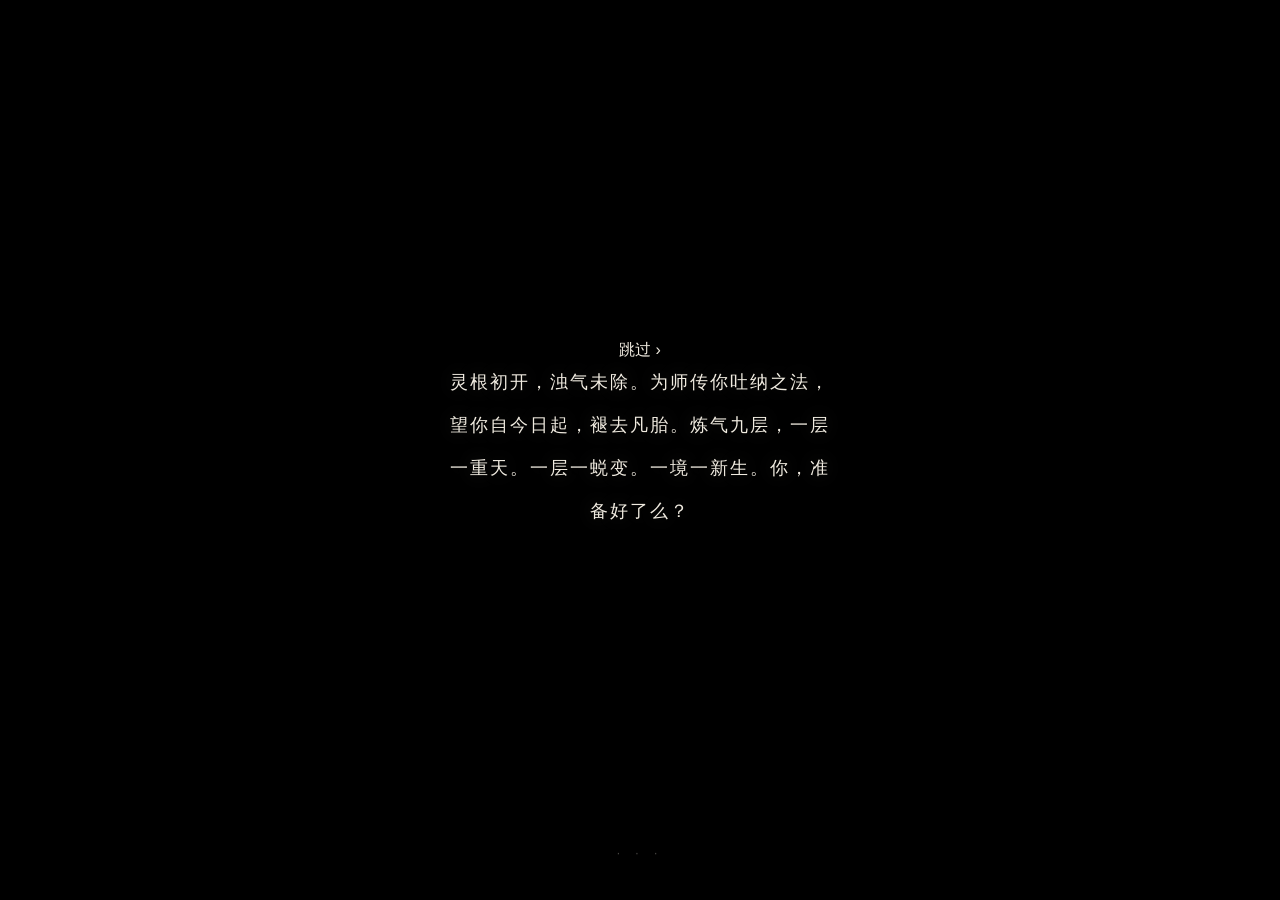
<file: index.html>
<!DOCTYPE html>
<html lang="zh-CN">
<head>
<meta charset="UTF-8">
<meta name="viewport" content="width=device-width,initial-scale=1,maximum-scale=1,user-scalable=no">
<title>一卷修仙</title>
<style>
:root {
    --void: #0a0a14;
    --ink: #12122a;
    --jade: #5fb0a8;
    --gold: #e8c547;
    --gold-dim: #a89030;
    --paper: #f0ebe0;
    --paper-dim: #9a9488;
    --mist: #6b6b7a;
    --red: #c0392b;
    --card: rgba(18,18,42,0.85);
    --fade-line: rgba(240,235,224,0.06);
}
* { margin:0; padding:0; box-sizing:border-box; }
html { scroll-behavior:smooth; }
body {
    background: var(--void);
    color: var(--paper);
    font-family: 'STKaiti','KaiTi','楷体','Microsoft YaHei','微软雅黑',sans-serif;
    min-height:100vh;
    overflow-x:hidden;
    user-select:none;
    -webkit-user-select:none;
    -webkit-tap-highlight-color:transparent;
}
body::before {
    content:''; position:fixed; inset:0;
    background:
        radial-gradient(ellipse at 20% 0%, rgba(95,176,168,0.04) 0%, transparent 50%),
        radial-gradient(ellipse at 80% 100%, rgba(232,197,71,0.03) 0%, transparent 50%);
    pointer-events:none; z-index:0;
}
.app { max-width:480px; margin:0 auto; position:relative; z-index:1; }

/* ===== 顶栏 ===== */
.top-bar {
    position:sticky; top:0; z-index:100;
    display:flex; align-items:center; justify-content:space-between;
    padding:10px 16px;
    background:linear-gradient(180deg,rgba(10,10,20,0.96),rgba(10,10,20,0.88));
    backdrop-filter:blur(12px); -webkit-backdrop-filter:blur(12px);
    border-bottom:1px solid rgba(95,176,168,0.1);
}
.top-realm {
    display:flex; align-items:center; gap:8px;
    font-size:15px; font-weight:bold; color:var(--gold);
}
.top-realm .badge {
    width:32px; height:32px; border-radius:50%;
    background:linear-gradient(135deg,var(--jade),#2a6a64);
    display:flex; align-items:center; justify-content:center;
    font-size:16px; box-shadow:0 0 12px rgba(95,176,168,0.3);
}
.top-stones { font-size:13px; color:var(--gold-dim); }
.top-stones .icon { margin-right:2px; }

/* ===== 提示浮层 ===== */
.toast {
    position:fixed; top:60px; left:50%; transform:translateX(-50%) translateY(-20px);
    background:rgba(232,197,71,0.15); color:var(--gold);
    padding:6px 16px; border-radius:20px; font-size:13px;
    border:1px solid rgba(232,197,71,0.25);
    opacity:0; transition:all 0.4s; pointer-events:none; z-index:200;
}
.toast.show { opacity:1; transform:translateX(-50%) translateY(0); }
.toast.error { background:rgba(192,57,43,0.15); color:var(--red); border-color:rgba(192,57,43,0.25); }

/* ===== 主滚动区 ===== */
.scroll { padding:0 0 120px; }

/* ===== 叙事间隔 ===== */
.narrative {
    padding:28px 20px 20px; text-align:center;
    font-size:15px; line-height:2; color:var(--paper-dim);
    position:relative;
}
.narrative::before,.narrative::after {
    content:'· · ·'; display:block; text-align:center;
    color:rgba(240,235,224,0.12); font-size:20px; letter-spacing:12px;
    margin-bottom:16px;
}
.narrative::after { margin-bottom:0; margin-top:16px; }
.narrative.fresh { color:var(--paper); animation:fadeUp 0.8s ease; }

/* ===== 修炼区 ===== */
.cultivate-section {
    padding:20px; text-align:center;
}
.cultivate-section .intro {
    font-size:14px; color:var(--paper-dim); line-height:2;
    margin-bottom:16px;
}
.realm-display {
    display:inline-flex; flex-direction:column; align-items:center;
    margin-bottom:20px;
}
.realm-display .name {
    font-size:22px; font-weight:bold; color:var(--gold);
    text-shadow:0 0 20px rgba(232,197,71,0.3);
    margin-bottom:4px;
}
.realm-display .sub {
    font-size:13px; color:var(--jade);
}
.progress-wrap {
    width:100%; max-width:320px; margin:0 auto 16px;
}
.progress-bar {
    height:6px; background:rgba(255,255,255,0.06);
    border-radius:3px; overflow:hidden; margin-bottom:6px;
}
.progress-fill {
    height:100%; border-radius:3px;
    background:linear-gradient(90deg,var(--jade),var(--gold));
    transition:width 0.3s;
    box-shadow:0 0 8px rgba(95,176,168,0.4);
}
.progress-label {
    display:flex; justify-content:space-between;
    font-size:12px; color:var(--mist);
}

/* ===== 按钮 ===== */
.btn {
    display:inline-block; padding:10px 32px; border-radius:24px;
    font-size:15px; font-family:inherit; font-weight:bold;
    cursor:pointer; transition:all 0.3s;
    border:1px solid transparent;
    position:relative; overflow:hidden;
}
.btn-cultivate {
    background:linear-gradient(135deg,rgba(95,176,168,0.2),rgba(95,176,168,0.05));
    border-color:rgba(95,176,168,0.3); color:var(--jade);
}
.btn-cultivate:hover { border-color:var(--jade); box-shadow:0 0 20px rgba(95,176,168,0.2); }
.btn-cultivate.active {
    background:linear-gradient(135deg,var(--jade),#2a6a64);
    color:#fff; border-color:var(--jade);
    animation:pulse 2s infinite;
}
.btn-breakthrough {
    background:linear-gradient(135deg,rgba(232,197,71,0.25),rgba(232,197,71,0.08));
    border-color:rgba(232,197,71,0.35); color:var(--gold);
    font-size:18px; padding:14px 48px; letter-spacing:4px;
}
.btn-breakthrough:hover { border-color:var(--gold); box-shadow:0 0 30px rgba(232,197,71,0.25); }
.btn-sm {
    padding:6px 16px; font-size:13px; border-radius:16px;
}
.btn-buy {
    background:rgba(232,197,71,0.12); border-color:rgba(232,197,71,0.25); color:var(--gold-dim);
}
.btn-buy:hover { border-color:var(--gold); color:var(--gold); }
.btn-learn {
    background:rgba(95,176,168,0.12); border-color:rgba(95,176,168,0.25); color:var(--jade);
}
.btn-learn:hover { border-color:var(--jade); }
.btn-owned { opacity:0.4; cursor:default; }
.btn-choice {
    background:rgba(95,176,168,0.1); border-color:rgba(95,176,168,0.2); color:var(--paper);
    width:100%; text-align:left; padding:12px 16px; border-radius:12px; margin-bottom:6px;
}
.btn-choice:hover { border-color:var(--jade); background:rgba(95,176,168,0.15); }

/* ===== 系统卡片 ===== */
.system-section {
    margin:16px 16px 24px;
    background:var(--card);
    border:1px solid rgba(95,176,168,0.08);
    border-radius:16px;
    padding:20px;
    backdrop-filter:blur(8px);
    display:none;
}
.system-section.unlocked { display:block; animation:fadeUp 0.5s ease; }
.system-section .section-title {
    font-size:16px; font-weight:bold; color:var(--gold);
    margin-bottom:16px; display:flex; align-items:center; gap:8px;
}
.system-section .section-title::before { content:'✦'; color:var(--gold); font-size:14px; }

/* 功法卡片 */
.skill-card {
    display:flex; align-items:center; justify-content:space-between;
    padding:12px; margin-bottom:8px;
    background:rgba(255,255,255,0.03); border-radius:10px;
    border:1px solid rgba(255,255,255,0.04);
}
.skill-card:last-child { margin-bottom:0; }
.skill-info { flex:1; }
.skill-info .name { font-size:14px; color:var(--paper); margin-bottom:2px; }
.skill-info .name .grade { font-size:12px; margin-left:6px; }
.skill-info .name .grade.earth { color:#7b5ea7; }
.skill-info .name .grade.spirit { color:#5fb0a8; }
.skill-info .name .grade.sky { color:var(--gold); }
.skill-info .desc { font-size:12px; color:var(--mist); }
.skill-cost { font-size:12px; color:var(--gold-dim); margin-right:8px; flex-shrink:0; }

/* 丹药卡片 */
.pill-card {
    display:flex; align-items:center; justify-content:space-between;
    padding:10px 12px; margin-bottom:6px;
    background:rgba(255,255,255,0.03); border-radius:10px;
    border:1px solid rgba(255,255,255,0.04);
}
.pill-card:last-child { margin-bottom:0; }
.pill-info .name { font-size:13px; color:var(--paper); }
.pill-info .effect { font-size:12px; color:var(--mist); }
.pill-cost { font-size:12px; color:var(--gold-dim); margin-right:8px; }
.pill-qty { font-size:12px; color:var(--jade); margin-right:8px; }

/* 商店物品 */
.shop-card {
    display:flex; align-items:center; justify-content:space-between;
    padding:10px 12px; margin-bottom:6px;
    background:rgba(255,255,255,0.03); border-radius:10px;
    border:1px solid rgba(255,255,255,0.04);
}
.shop-card:last-child { margin-bottom:0; }

/* 奇遇卡片 */
.encounter-card {
    margin:24px 16px; padding:20px;
    background:linear-gradient(135deg,rgba(232,197,71,0.05),rgba(95,176,168,0.05));
    border:1px solid rgba(232,197,71,0.15); border-radius:16px;
    animation:slideIn 0.5s ease;
}
.encounter-card .enc-title {
    font-size:15px; font-weight:bold; color:var(--gold); margin-bottom:10px;
}
.encounter-card .enc-desc {
    font-size:13px; color:var(--paper-dim); line-height:1.8; margin-bottom:14px;
}
.encounter-card .enc-resolved {
    color:var(--mist); font-style:italic;
}

/* 突破区 */
.breakthrough-zone {
    margin:24px 16px; padding:24px;
    background:linear-gradient(135deg,rgba(232,197,71,0.08),rgba(255,165,0,0.04));
    border:2px solid rgba(232,197,71,0.3); border-radius:20px;
    text-align:center;
    display:none; animation:fadeUp 0.5s ease;
}
.breakthrough-zone.ready { display:block; }
.breakthrough-zone .bt-arrow { font-size:24px; color:var(--gold-dim); margin:8px 0; }
.breakthrough-zone .bt-rate { font-size:13px; color:var(--mist); margin:12px 0; }

/* 底部占位 */
.bottom-pad { height:80px; }

/* ===== 动画 ===== */
@keyframes fadeUp {
    from { opacity:0; transform:translateY(16px); }
    to { opacity:1; transform:translateY(0); }
}
@keyframes slideIn {
    from { opacity:0; transform:translateX(-20px); }
    to { opacity:1; transform:translateX(0); }
}
@keyframes pulse {
    0%,100% { box-shadow:0 0 8px rgba(95,176,168,0.3); }
    50% { box-shadow:0 0 20px rgba(95,176,168,0.6); }
}
@keyframes breakthroughFlash {
    0% { box-shadow:0 0 0 rgba(232,197,71,0); }
    50% { box-shadow:0 0 60px rgba(232,197,71,0.6),0 0 120px rgba(255,165,0,0.3); }
    100% { box-shadow:0 0 0 rgba(232,197,71,0); }
}
.breakthrough-success { animation:breakthroughFlash 1.5s ease; }

/* 响应式 */
@media (max-width:400px) {
    .system-section { margin:10px 10px 18px; padding:14px; }
    .encounter-card { margin:18px 10px; padding:16px; }
    .cultivate-section { padding:16px 12px; }
}

/* ===== 开篇章节 ===== */
.opening {
    position:fixed; inset:0; z-index:1000;
    background:#000;
    display:flex; flex-direction:column;
    align-items:center; justify-content:center;
    padding:60px 30px; text-align:center;
    transition:opacity 1.2s ease, visibility 1.2s ease;
}
.opening.fade-out { opacity:0; visibility:hidden; }
.opening .ink {
    font-family:'STKaiti','KaiTi','楷体',serif;
    color:#f0ebe0; font-size:18px; line-height:2.4;
    letter-spacing:2px;
    max-width:380px;
    min-height:200px;
    white-space:pre-wrap;
    text-shadow:0 0 20px rgba(240,235,224,0.15);
}
.opening .ink .char {
    opacity:0; display:inline-block;
    animation:charIn 0.5s forwards;
}
.opening .hint {
    position:absolute; bottom:40px; left:50%;
    transform:translateX(-50%);
    color:rgba(240,235,224,0.3); font-size:12px;
    letter-spacing:6px;
    animation:blink 2s infinite;
}
.opening.skip-hint {
    position:absolute; top:20px; right:20px;
    color:rgba(240,235,224,0.25); font-size:11px;
    cursor:pointer; padding:6px 12px;
    border:1px solid rgba(240,235,224,0.1); border-radius:12px;
}
@keyframes charIn {
    from { opacity:0; transform:translateY(8px); filter:blur(4px); }
    to { opacity:1; transform:translateY(0); filter:blur(0); }
}
@keyframes blink {
    0%,100% { opacity:0.2; }
    50% { opacity:0.6; }
}

/* 黑屏过渡 */
.blackout {
    position:fixed; inset:0; z-index:999;
    background:#000;
    opacity:0; pointer-events:none;
    transition:opacity 0.8s ease;
}
.blackout.show { opacity:1; }
</style>
</head>
<body>
<!-- 开篇章节 -->
<div class="opening" id="opening">
    <div class="skip-hint" onclick="skipOpening()">跳过 ›</div>
    <div class="ink" id="openingInk"></div>
    <div class="hint">· · ·</div>
</div>
<div class="blackout" id="blackout"></div>
<div class="app" id="app" style="display:none;">
    <!-- 顶栏 -->
    <div class="top-bar">
        <div class="top-realm">
            <div class="badge" id="topBadge">⚗</div>
            <span id="topRealm">炼气境</span>
        </div>
        <div style="display:flex;align-items:center;gap:12px;">
            <button id="resetBtn" onclick="resetGame()" style="background:none;border:1px solid rgba(255,255,255,0.1);color:var(--paper-dim);font-size:11px;padding:3px 10px;border-radius:10px;cursor:pointer;font-family:inherit;">重开</button>
            <div class="top-stones"><span class="icon">💎</span><span id="topStones">0</span></div>
        </div>
    </div>

    <!-- 提示 -->
    <div class="toast" id="toast"></div>

    <!-- 主滚动 -->
    <div class="scroll" id="scroll">

        <!-- 修炼区 -->
        <div class="cultivate-section" id="cultivateSection">
            <div class="intro" id="introText">盘膝而坐，吐纳天地灵气……</div>
            <div class="realm-display">
                <div class="name" id="realmName">炼气境</div>
                <div class="sub" id="subLevelText">第一层</div>
            </div>
            <div class="progress-wrap">
                <div class="progress-bar"><div class="progress-fill" id="progressFill" style="width:0%"></div></div>
                <div class="progress-label">
                    <span id="progressCurrent">0</span>
                    <span id="progressTarget">1,000</span>
                </div>
            </div>
            <button class="btn btn-cultivate" id="btnCultivate" onclick="toggleCultivate()">开始修炼</button>
            <div style="font-size:12px;color:var(--mist);margin-top:8px;" id="speedDisplay">10/秒</div>
        </div>

        <!-- 突破区 -->
        <div class="breakthrough-zone" id="breakthroughZone">
            <div style="font-size:16px;color:var(--gold);font-weight:bold;" id="btFrom">炼气境</div>
            <div class="bt-arrow">↓ 突破 ↓</div>
            <div style="font-size:18px;color:var(--gold);font-weight:bold;" id="btTo">筑基境</div>
            <div class="bt-rate">成功率 <span id="btRate" style="color:var(--jade);font-weight:bold;">75%</span></div>
            <button class="btn btn-breakthrough" onclick="attemptBreakthrough()">冲 击 境 界</button>
        </div>

        <!-- 叙事间隔（动态插入） -->
        <div id="narrativeZone"></div>

        <!-- 功法区 -->
        <div class="system-section" id="skillsSection">
            <div class="section-title">功法阁</div>
            <div id="skillsList"></div>
        </div>

        <!-- 丹药区 -->
        <div class="system-section" id="pillsSection">
            <div class="section-title">炼丹房</div>
            <div id="pillsList"></div>
        </div>

        <!-- 商店区 -->
        <div class="system-section" id="shopSection">
            <div class="section-title">灵宝阁</div>
            <div id="shopList"></div>
        </div>

        <!-- 奇遇动态插入点 -->
        <div id="encounterZone"></div>

        <div class="bottom-pad"></div>
    </div>
</div>

<script>
// ==================== 游戏数据 ====================
const REALMS = [
    { id:1, name:'炼气境', short:'炼气', subNames:['引气入体','灵气运转','内视周天','气贯百骸','丹田初开','灵气化雾','神念初成','内外合一','炼气圆满'], cult:[0,100,250,500,900,1500,2500,4000,6000], speed:1.0, slots:1, btRate:85 },
    { id:2, name:'筑基境', short:'筑基', subNames:['灵力凝液','经脉重塑','神识开辟','真元初生','道基稳固','神念如丝','百脉贯通','灵力汹涌','筑基圆满'], cult:[6000,7500,9500,12000,15500,20000,26000,34000,44000], speed:1.5, slots:2, btRate:75 },
    { id:3, name:'金丹境', short:'金丹', subNames:['丹胚凝结','心火煅丹','金纹浮现','灵丹旋转','丹气外放','神通初显','丹成九转','七彩丹霞','金丹圆满'], cult:[44000,55000,69000,86000,107000,133000,165000,205000,255000], speed:2.0, slots:3, btRate:65 },
    { id:4, name:'元婴境', short:'元婴', subNames:['神识化婴','元婴初啼','灵婴成长','元婴出窍','神游太虚','元婴御剑','灵婴通玄','天劫感应','元婴圆满'], cult:[255000,310000,380000,470000,580000,720000,890000,1100000,1360000], speed:3.0, slots:4, btRate:55 },
    { id:5, name:'化神境', short:'化神', subNames:['法则初悟','分魂炼神','神域雏形','万法归宗','天人感应','神念化界','因果初窥','道心通明','化神圆满'], cult:[1360000,1650000,2000000,2420000,2930000,3550000,4300000,5200000,6300000], speed:5.0, slots:5, btRate:45 },
];

const SKILL_GRADES = { earth:'地品', spirit:'灵品', sky:'天品' };
const SKILL_GRADE_COLORS = { earth:'earth', spirit:'spirit', sky:'sky' };

const SKILLS = [
    { id:1, name:'归元吐纳术', grade:'earth', realm:2, cost:500,  desc:'吐纳效率+10%',    effect:{speedBonus:0.1} },
    { id:2, name:'星辰引气诀', grade:'earth', realm:2, cost:800,  desc:'夜间修炼速度+20%', effect:{speedBonus:0.15} },
    { id:3, name:'青木长生功', grade:'spirit', realm:2, cost:2000, desc:'修炼速度+25%',    effect:{speedBonus:0.25} },
    { id:4, name:'太乙真经',   grade:'spirit', realm:3, cost:5000, desc:'修炼速度+35%',    effect:{speedBonus:0.35} },
    { id:5, name:'五雷正法',   grade:'spirit', realm:3, cost:3000, desc:'突破成功率+10%',  effect:{btBonus:0.10} },
    { id:6, name:'九天玄功',   grade:'sky',    realm:4, cost:12000,desc:'修炼速度+50%',    effect:{speedBonus:0.50} },
    { id:7, name:'混沌吞天诀', grade:'sky',    realm:5, cost:30000,desc:'修炼速度+80%',    effect:{speedBonus:0.80} },
];

const RECIPES = [
    { id:1, name:'聚气散',  realm:3, cost:200,  desc:'瞬间获得500修为', effect:{cultivation:500} },
    { id:2, name:'凝神丹',  realm:3, cost:400,  desc:'修炼速度翻倍(30秒)', effect:{speedBoost:2, duration:30} },
    { id:3, name:'筑基丹',  realm:3, cost:1000, desc:'突破成功率+20%',     effect:{btBonus:0.20} },
    { id:4, name:'升婴丹',  realm:4, cost:3000, desc:'突破成功率+30%',     effect:{btBonus:0.30} },
];

const STORE_ITEMS = [
    { id:1, name:'灵草',     realm:3, cost:150,  desc:'炼丹材料' },
    { id:2, name:'玄铁',     realm:3, cost:300,  desc:'炼制法器' },
    { id:3, name:'悟道茶',   realm:4, cost:2000, desc:'修为+2000' },
    { id:4, name:'灵石碎块', realm:3, cost:500,  desc:'获得1000灵石', effect:{stones:1000} },
];

const ENCOUNTERS = [
    { desc:'路遇一位白须老者，他打量你片刻，微微一笑。', choices:[
        { text:'上前请教', result:'老者传授了你一段口诀，修为大增！', effect:{cultivation:500} },
        { text:'拱手作别', result:'老者飘然远去，留下一个储物袋。',  effect:{stones:300} },
    ]},
    { desc:'前方山谷间隐隐有宝光闪烁，似乎有灵物出世。', choices:[
        { text:'前往探查', result:'你发现了一株千年灵芝！', effect:{cultivation:800} },
        { text:'绕道而行', result:'安全通过，但总觉得错过了什么。', effect:{stones:100} },
    ]},
    { desc:'一只受伤的灵狐拦住了去路，哀求地望着你。', choices:[
        { text:'出手救治', result:'灵狐感激涕零，引你找到一处灵脉。', effect:{cultivation:1000} },
        { text:'置之不理', result:'灵狐哀鸣一声消失在丛林中。', effect:{} },
    ]},
    { desc:'天边乌云汇聚，雷声隐隐，似有人在此渡劫。', choices:[
        { text:'远观感悟', result:'观摩雷劫让你对天道有了新的体悟。', effect:{cultivation:600} },
        { text:'速速远离', result:'你安全离开，顺手捡到一块雷击木。', effect:{stones:500} },
    ]},
];

// ==================== 玩家状态 ====================
let player = {
    realm: 1,
    subLevel: 1,
    cultivation: 0,
    spiritStones: 1000,
    skills: [],
    pills: {},
    autoCultivating: false,
    encounterTimer: 0,
    speedBoost: { active:false, multiplier:1, endTime:0 },
    btBoosts: [],
};

// ==================== 存档 ====================
function save() {
    localStorage.setItem('scroll_cultivation', JSON.stringify(player));
}
function load() {
    const raw = localStorage.getItem('scroll_cultivation');
    if (raw) {
        try {
            const saved = JSON.parse(raw);
            player = { ...player, ...saved };
        } catch(e) {}
    }
}
function resetGame() {
    if (!confirm('确定要重新开始吗？所有进度将丢失。')) return;
    localStorage.removeItem('scroll_cultivation');
    location.reload();
}

// ==================== 工具 ====================
function fmt(n) {
    if (n >= 1e8) return (n/1e8).toFixed(1)+'亿';
    if (n >= 1e4) return (n/1e4).toFixed(1)+'万';
    return Math.floor(n).toLocaleString();
}
function getRealm() { return REALMS[player.realm - 1]; }
function getSubCult(realmIdx, subIdx) {
    const r = REALMS[realmIdx];
    return r.cult[Math.min(subIdx, 8)] || r.cult[8];
}
function getTotalSpeedBonuses() {
    let bonus = 0;
    player.skills.forEach(sid => {
        const sk = SKILLS.find(s => s.id === sid);
        if (sk && sk.effect.speedBonus) bonus += sk.effect.speedBonus;
    });
    return bonus;
}
function getCultivationGain() {
    const realm = getRealm();
    let base = 10 * realm.speed;
    base *= (1 + getTotalSpeedBonuses());
    if (player.speedBoost.active && Date.now() < player.speedBoost.endTime) {
        base *= player.speedBoost.multiplier;
    }
    return Math.floor(base);
}
function getBtRate() {
    const realm = getRealm();
    let rate = realm.btRate / 100;
    player.skills.forEach(sid => {
        const sk = SKILLS.find(s => s.id === sid);
        if (sk && sk.effect.btBonus) rate += sk.effect.btBonus;
    });
    player.btBoosts.forEach(b => rate += b);
    return Math.min(0.95, rate);
}

// ==================== 渲染 ====================
function updateTopBar() {
    const realm = getRealm();
    document.getElementById('topRealm').textContent = realm.name;
    document.getElementById('topBadge').textContent = ['⚗','🔮','💎','👁','🌟'][Math.min(player.realm-1, 4)];
    document.getElementById('topStones').textContent = fmt(player.spiritStones);
}
function updateCultivateSection() {
    const realm = getRealm();
    const subIdx = player.subLevel - 1;
    document.getElementById('realmName').textContent = realm.name;
    document.getElementById('subLevelText').textContent = realm.subNames[subIdx] || `第${player.subLevel}层`;
    document.getElementById('speedDisplay').textContent = getCultivationGain() + '/秒';

    const currentTarget = getSubCult(player.realm - 1, subIdx);
    const prevTarget = subIdx > 0 ? getSubCult(player.realm - 1, subIdx - 1) : 0;
    const range = currentTarget - prevTarget;
    const progress = range > 0 ? Math.min(100, ((player.cultivation - prevTarget) / range) * 100) : 0;

    document.getElementById('progressFill').style.width = progress + '%';
    document.getElementById('progressCurrent').textContent = fmt(player.cultivation);
    document.getElementById('progressTarget').textContent = fmt(currentTarget);

    // 突破按钮
    const btn = document.getElementById('btnCultivate');
    if (player.autoCultivating) {
        btn.textContent = '修炼中…';
        btn.classList.add('active');
    } else {
        btn.textContent = '开始修炼';
        btn.classList.remove('active');
    }

    // 突破区
    const btZone = document.getElementById('breakthroughZone');
    if (player.subLevel >= 10 && player.realm < REALMS.length) {
        btZone.classList.add('ready');
        const nextRealm = REALMS[player.realm];
        document.getElementById('btFrom').textContent = realm.name;
        document.getElementById('btTo').textContent = nextRealm.name;
        document.getElementById('btRate').textContent = Math.floor(getBtRate() * 100) + '%';
    } else {
        btZone.classList.remove('ready');
    }
}
function renderSkills() {
    const container = document.getElementById('skillsList');
    const realm = getRealm();
    let html = '';
    const available = SKILLS.filter(s => s.realm <= player.realm);
    if (available.length === 0) {
        html = '<div style="text-align:center;color:var(--mist);padding:16px;">暂无可用功法</div>';
    } else {
        available.forEach(sk => {
            const owned = player.skills.includes(sk.id);
            html += `<div class="skill-card">
                <div class="skill-info">
                    <div class="name">${sk.name}<span class="grade ${SKILL_GRADE_COLORS[sk.grade]}">${SKILL_GRADES[sk.grade]}</span></div>
                    <div class="desc">${sk.desc}</div>
                </div>
                ${owned
                    ? '<span class="skill-cost" style="color:var(--jade);">已习得</span>'
                    : `<span class="skill-cost">💎${fmt(sk.cost)}</span><button class="btn btn-sm btn-learn" onclick="learnSkill(${sk.id})">参悟</button>`
                }
            </div>`;
        });
    }
    container.innerHTML = html;
}
function renderPills() {
    const container = document.getElementById('pillsList');
    let html = '';
    const available = RECIPES.filter(r => r.realm <= player.realm);
    if (available.length === 0) {
        html = '<div style="text-align:center;color:var(--mist);padding:16px;">丹炉冷清，暂无可炼之丹</div>';
    } else {
        available.forEach(r => {
            const qty = player.pills[r.id] || 0;
            html += `<div class="pill-card">
                <div class="pill-info">
                    <div class="name">${r.name}</div>
                    <div class="effect">${r.desc}</div>
                </div>
                <span class="pill-qty">×${qty}</span>
                <span class="pill-cost">💎${fmt(r.cost)}</span>
                <button class="btn btn-sm btn-learn" onclick="concoctPill(${r.id})">炼制</button>
            </div>`;
        });
    }
    if (Object.values(player.pills).some(v => v > 0)) {
        html += '<div style="margin-top:12px;font-size:12px;color:var(--mist);">点击使用：</div>';
        for (const [id, qty] of Object.entries(player.pills)) {
            if (qty <= 0) continue;
            const r = RECIPES.find(r => r.id === parseInt(id));
            if (!r) continue;
            html += `<div class="pill-card" style="margin-top:4px;">
                <div class="pill-info"><div class="name">${r.name} ×${qty}</div></div>
                <button class="btn btn-sm btn-buy" onclick="usePill(${r.id})">使用</button>
            </div>`;
        }
    }
    container.innerHTML = html;
}
function renderShop() {
    const container = document.getElementById('shopList');
    let html = '';
    const available = STORE_ITEMS.filter(item => item.realm <= player.realm);
    available.forEach(item => {
        html += `<div class="shop-card">
            <div class="pill-info">
                <div class="name">${item.name}</div>
                <div class="effect">${item.desc}</div>
            </div>
            <span class="pill-cost">💎${fmt(item.cost)}</span>
            <button class="btn btn-sm btn-buy" onclick="buyItem(${item.id})">购买</button>
        </div>`;
    });
    container.innerHTML = html || '<div style="text-align:center;color:var(--mist);padding:16px;">暂无货品</div>';
}
function updateSystems() {
    // 炼气期全部默认解锁，让玩家始终有可玩内容
    document.getElementById('skillsSection').classList.add('unlocked');
    document.getElementById('pillsSection').classList.add('unlocked');
    document.getElementById('shopSection').classList.add('unlocked');
}
function updateAll() {
    updateTopBar();
    updateCultivateSection();
    updateSystems();
    renderSkills();
    renderPills();
    renderShop();
    save();
}

// ==================== 操作 ====================
function showToast(msg, type) {
    const t = document.getElementById('toast');
    t.textContent = msg;
    t.className = 'toast ' + (type || '');
    t.classList.add('show');
    clearTimeout(t._timeout);
    t._timeout = setTimeout(() => t.classList.remove('show'), 2000);
}
function toggleCultivate() {
    player.autoCultivating = !player.autoCultivating;
    updateCultivateSection();
}
function attemptBreakthrough() {
    if (player.subLevel < 10) { showToast('修为不足，无法突破','error'); return; }
    const rate = getBtRate();
    const success = Math.random() < rate;

    const btZone = document.getElementById('breakthroughZone');

    if (success) {
        btZone.classList.add('breakthrough-success');
        setTimeout(() => btZone.classList.remove('breakthrough-success'), 1500);

        player.realm++;
        player.subLevel = 1;
        player.cultivation = getSubCult(player.realm - 1, 0);
        player.btBoosts = [];

        const newRealm = getRealm();
        // 突破奖励灵石
        const reward = player.realm <= 3 ? 1000 : player.realm <= 5 ? 5000 : 20000;
        player.spiritStones += reward;

        // 叙事
        const narratives = [
            '', '',
            '筑基成功！丹田内灵气凝液，你的感知范围扩大了数倍。从此脱离凡胎，踏上真正的修仙之路。',
            '金丹凝聚！一颗金灿灿的丹丸悬浮丹田中央，周身百骸尽数贯通。天地灵气疯狂涌入，你可御剑飞行，亦可开炉炼丹。',
            '元婴初啼！体内灵婴睁开双眼，你第一次以神识观照天地。万物法则了然于胸，从此神游太虚，无所拘束。',
            '化神已成！法则初悟，道心通明。一念之间神识可覆盖百里，你已站在此界的巅峰——但你知道，这仅仅是开始。',
        ];
        const narrativeZone = document.getElementById('narrativeZone');
        const msg = narratives[player.realm] || `突破至${newRealm.name}！新的天地在你面前展开……`;
        narrativeZone.innerHTML = `<div class="narrative fresh">${msg}<br><span style="color:var(--gold);font-size:13px;">获得突破奖励 💎${fmt(reward)}</span></div>`;
        document.getElementById('encounterZone').innerHTML = '';

        showToast(`突破成功！踏入${newRealm.name}`);

    } else {
        showToast('突破失败！修为受损，继续修炼吧…', 'error');
        player.cultivation = Math.floor(player.cultivation * 0.7);
        player.subLevel = Math.max(1, player.subLevel - 1);
    }

    updateAll();

    // 滚动到叙事区
    setTimeout(() => {
        const nz = document.getElementById('narrativeZone');
        if (nz.children.length) nz.children[0].scrollIntoView({ behavior:'smooth', block:'center' });
    }, 200);
}
function learnSkill(id) {
    const sk = SKILLS.find(s => s.id === id);
    if (!sk) return;
    if (player.skills.includes(id)) { showToast('已习得此功法','error'); return; }
    if (player.spiritStones < sk.cost) { showToast('灵石不足','error'); return; }
    if (sk.realm > player.realm) { showToast('境界不足','error'); return; }

    player.spiritStones -= sk.cost;
    player.skills.push(id);
    showToast(`习得 ${sk.name}！`);
    updateAll();
}
function concoctPill(id) {
    const r = RECIPES.find(r => r.id === id);
    if (!r) return;
    if (player.spiritStones < r.cost) { showToast('灵石不足','error'); return; }
    player.spiritStones -= r.cost;
    player.pills[id] = (player.pills[id] || 0) + 1;
    showToast(`炼制成功：${r.name}`);
    updateAll();
}
function usePill(id) {
    const r = RECIPES.find(r => r.id === id);
    if (!r) return;
    if (!player.pills[id]) { showToast('没有此丹药','error'); return; }
    player.pills[id]--;

    const eff = r.effect;
    if (eff.cultivation) {
        player.cultivation += eff.cultivation;
        showToast(`使用${r.name}，修为+${fmt(eff.cultivation)}`);
    }
    if (eff.speedBoost) {
        player.speedBoost = { active:true, multiplier:eff.speedBoost, endTime:Date.now() + eff.duration * 1000 };
        showToast(`使用${r.name}，修炼速度×${eff.speedBoost}！(${eff.duration}秒)`);
    }
    if (eff.btBonus) {
        player.btBoosts.push(eff.btBonus);
        showToast(`使用${r.name}，突破成功率+${Math.floor(eff.btBonus*100)}%`);
    }

    updateAll();
}
function buyItem(id) {
    const item = STORE_ITEMS.find(i => i.id === id);
    if (!item) return;
    if (player.spiritStones < item.cost) { showToast('灵石不足','error'); return; }

    player.spiritStones -= item.cost;
    if (item.effect) {
        if (item.effect.stones) player.spiritStones += item.effect.stones;
        if (item.effect.cultivation) player.cultivation += item.effect.cultivation;
    }
    showToast(`购买成功：${item.name}`);
    updateAll();
}

// ==================== 奇遇系统 ====================
let activeEncounter = null;
function triggerEncounter() {
    if (player.realm < 3) return;
    if (activeEncounter) return;

    const enc = ENCOUNTERS[Math.floor(Math.random() * ENCOUNTERS.length)];
    activeEncounter = enc;

    let html = `<div class="encounter-card" id="encounterCard">
        <div class="enc-title">✦ 偶遇奇缘</div>
        <div class="enc-desc">${enc.desc}</div>`;
    enc.choices.forEach((c, i) => {
        html += `<button class="btn btn-choice" onclick="resolveEncounter(${i})">${c.text}</button>`;
    });
    html += '</div>';

    document.getElementById('encounterZone').innerHTML = html;
    setTimeout(() => {
        document.getElementById('encounterCard')?.scrollIntoView({ behavior:'smooth', block:'center' });
    }, 100);
}
function resolveEncounter(idx) {
    if (!activeEncounter) return;
    const choice = activeEncounter.choices[idx];
    const eff = choice.effect;

    if (eff.cultivation) player.cultivation += eff.cultivation;
    if (eff.stones) player.spiritStones += eff.stones;
    if (eff.skill && !player.skills.includes(eff.skill)) player.skills.push(eff.skill);

    const card = document.getElementById('encounterCard');
    if (card) {
        card.innerHTML = `<div class="enc-title">✦ ${choice.text}</div>
            <div class="enc-desc enc-resolved">${choice.result}</div>`;
        card.style.borderColor = 'rgba(95,176,168,0.2)';
    }

    showToast(choice.result);
    activeEncounter = null;
    updateAll();
}

// ==================== 游戏循环 ====================
function gameLoop() {
    if (player.autoCultivating) {
        const gain = getCultivationGain();
        player.cultivation += gain;
        player.encounterTimer += gain;

        // 检查升级
        const currentTarget = getSubCult(player.realm - 1, player.subLevel - 1);
        if (player.subLevel < 10 && player.cultivation >= currentTarget) {
            player.subLevel++;
            showToast(`突破至${getRealm().subNames[player.subLevel-1]}！`);
        }

        // 小层9后准备突破（subLevel=10）
        if (player.subLevel >= 9 && player.cultivation >= getSubCult(player.realm - 1, 8)) {
            player.subLevel = 10; // ready for breakthrough
        }

        // 奇遇触发
        if (player.encounterTimer > 5000 + Math.random() * 5000) {
            player.encounterTimer = 0;
            triggerEncounter();
        }

        updateCultivateSection();
    }

    // 速度加成过期检查
    if (player.speedBoost.active && Date.now() >= player.speedBoost.endTime) {
        player.speedBoost.active = false;
    }

    save();
}

// ==================== 开篇章节 ====================
const OPENING_TEXT = `灵根初开，浊气未除。
为师传你吐纳之法，
望你自今日起，褪去凡胎。
炼气九层，
一层一重天。
一层一蜕变。
一境一新生。
你，准备好了么？`;

let openingChars = [];
let openingIdx = 0;
let openingTimer = null;

function startOpening() {
    const el = document.getElementById('openingInk');
    el.innerHTML = '';
    // 每个字包成 <span class="char">
    OPENING_TEXT.split('').forEach((ch, i) => {
        const span = document.createElement('span');
        span.className = 'char';
        span.style.animationDelay = (i * 0.18) + 's';
        if (ch === '\n') {
            span.innerHTML = '<br>';
        } else {
            span.textContent = ch;
        }
        el.appendChild(span);
    });
    openingIdx = 0;
    // 文本显示完 1.5s 后开始转场
    const totalChars = OPENING_TEXT.replace(/\n/g, '').length;
    const totalMs = totalChars * 180 + 1500;
    openingTimer = setTimeout(goToGame, totalMs);
}

function skipOpening() {
    if (openingTimer) clearTimeout(openingTimer);
    goToGame();
}

function goToGame() {
    const opening = document.getElementById('opening');
    const blackout = document.getElementById('blackout');
    const app = document.getElementById('app');
    // 1. 开篇淡出
    opening.classList.add('fade-out');
    // 2. 黑屏出现
    setTimeout(() => {
        blackout.classList.add('show');
        // 3. 隐藏开篇,显示游戏
        setTimeout(() => {
            opening.style.display = 'none';
            app.style.display = 'block';
            // 4. 黑屏淡出
            setTimeout(() => {
                blackout.classList.remove('show');
            }, 100);
        }, 800);
    }, 1200);
}

// ==================== 启动 ====================
function init() {
    load();
    updateAll();

    // 炼气期就解锁全部系统,让玩家始终有可玩内容
    document.getElementById('skillsSection').classList.add('unlocked');
    document.getElementById('pillsSection').classList.add('unlocked');
    document.getElementById('shopSection').classList.add('unlocked');

    // 刷新修炼区
    updateCultivateSection();
}

// 如果是老存档,跳过开篇直接进入游戏
const hasSave = !!localStorage.getItem('scroll_cultivation');
if (hasSave) {
    document.getElementById('opening').style.display = 'none';
    document.getElementById('app').style.display = 'block';
    init();
    setInterval(gameLoop, 1000);
    if (player.realm === 1) {
        document.getElementById('narrativeZone').innerHTML = `
            <div class="narrative fresh">
                你睁开眼，发现自己躺在清虚观的后山。<br>
                体内一丝若有若无的灵力在经脉中流淌。<br>
                师尊说：<em style="color:var(--jade);">"静心吐纳，天地灵气自会入体。"</em>
            </div>`;
    }
} else {
    // 新玩家:显示开篇
    startOpening();
    // 开篇期间 init 不跑,等转场后启动
    setTimeout(() => {
        init();
        setInterval(gameLoop, 1000);
    }, 2000);
    setTimeout(() => {
        document.getElementById('narrativeZone').innerHTML = `
            <div class="narrative fresh">
                你睁开眼，发现自己躺在清虚观的后山。<br>
                体内一丝若有若无的灵力在经脉中流淌。<br>
                师尊说：<em style="color:var(--jade);">"静心吐纳，天地灵气自会入体。"</em>
            </div>`;
    }, 2500);
}
</script>
</body>
</html>
</file>
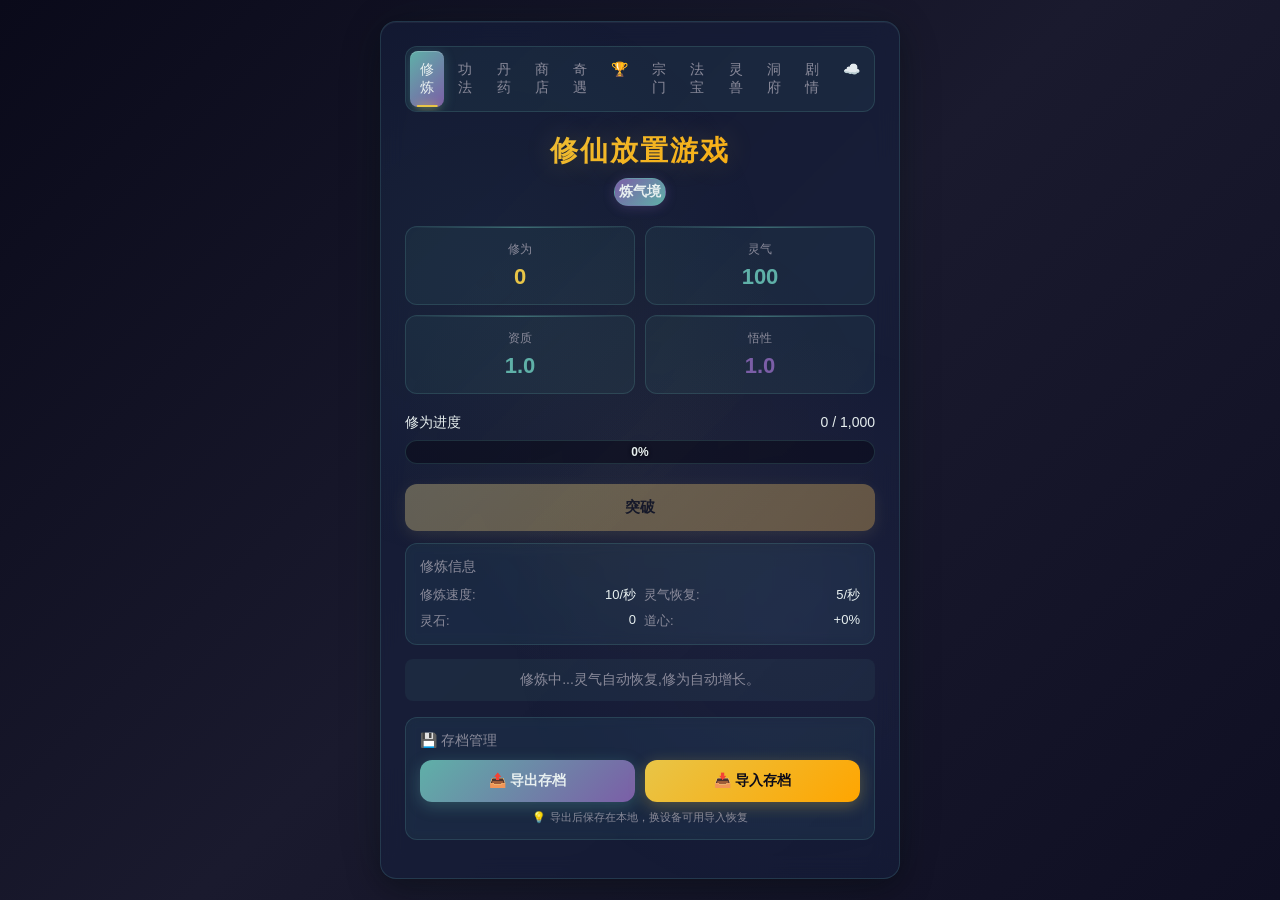
<file: index_modular.html>
<!DOCTYPE html>
<html lang="zh-CN">
<head>
    <meta charset="UTF-8">
    <meta name="viewport" content="width=device-width, initial-scale=1.0">
    <title>修仙放置游戏 v0.9</title>
    <link rel="stylesheet" href="css/base.css">
    <link rel="stylesheet" href="css/layout.css">
    <link rel="stylesheet" href="css/components.css">
    <link rel="stylesheet" href="css/animations.css">
    <link rel="stylesheet" href="css/responsive.css">
</head>
<body>
<div class="game-container">
        <!-- 标签栏 -->
        <div class="tabs">
            <div class="tab active" onclick="switchTab('main')">修炼</div>
            <div class="tab" onclick="switchTab('skills')">功法</div>
            <div class="tab" onclick="switchTab('pills')">丹药</div>
            <div class="tab" onclick="switchTab('shop')">商店</div>
            <div class="tab" onclick="switchTab('encounter')">奇遇</div>
            <div class="tab" onclick="switchTab('achievements')">🏆</div>
            <div class="tab" onclick="switchTab('sect')">宗门</div>
            <div class="tab" onclick="switchTab('artifact')">法宝</div>
            <div class="tab" onclick="switchTab('beast')">灵兽</div>
            <div class="tab" onclick="switchTab('cave')">洞府</div>
            <div class="tab" onclick="switchTab('story')">剧情</div>
            <div class="tab" onclick="switchTab('cloud')">☁️</div>
        </div>

        <!-- 主界面 -->
        <div id="main-tab" class="tab-content active">
            <div class="header">
                <h1 class="title">修仙放置游戏</h1>
                <div class="realm-badge" id="realmBadge">炼气境</div>
            </div>

            <div class="stats-grid">
                <div class="stat-card">
                    <div class="stat-label">修为</div>
                    <div class="stat-value gold" id="cultivationValue">0</div>
                </div>
                <div class="stat-card">
                    <div class="stat-label">灵气</div>
                    <div class="stat-value blue" id="spiritValue">100</div>
                </div>
                <div class="stat-card">
                    <div class="stat-label">资质</div>
                    <div class="stat-value green" id="talentValue">1.0</div>
                </div>
                <div class="stat-card">
                    <div class="stat-label">悟性</div>
                    <div class="stat-value purple" id="comprehensionValue">1.0</div>
                </div>
            </div>

            <div class="progress-section">
                <div class="progress-header">
                    <span>修为进度</span>
                    <span id="progressText">0 / 1,000</span>
                </div>
                <div class="progress-bar">
                    <div class="progress-fill" id="progressFill" style="width: 0%"></div>
                    <div class="progress-text" id="progressPercent">0%</div>
                </div>
            </div>

            <div class="action-buttons">
                <button class="btn btn-breakthrough" id="breakthroughBtn" onclick="attemptBreakthrough()" disabled>
                    突破
                </button>
            </div>

            <div class="info-section">
                <div class="info-title">
                    <span>修炼信息</span>
                </div>
                <div class="info-grid">
                    <div class="info-item">
                        <span>修炼速度:</span>
                        <span id="cultivationSpeed">10/秒</span>
                    </div>
                    <div class="info-item">
                        <span>灵气恢复:</span>
                        <span id="spiritRecovery">5/秒</span>
                    </div>
                    <div class="info-item">
                        <span>灵石:</span>
                        <span id="spiritStones">0</span>
                    </div>
                    <div class="info-item">
                        <span>道心:</span>
                        <span id="daoHeart">+0%</span>
                    </div>
                </div>
            </div>

            <div class="message" id="messageBox">
                修炼中...灵气自动恢复,修为自动增长。
            </div>

            <!-- 存档管理 -->
            <div class="info-section" style="margin-top: 16px;">
                <div class="info-title">
                    <span>💾 存档管理</span>
                </div>
                <div style="display: flex; gap: 10px;">
                    <button class="btn btn-cultivate" onclick="exportSave()" style="flex:1; padding: 12px; font-size: 14px;">
                        📤 导出存档
                    </button>
                    <button class="btn btn-breakthrough" onclick="importSave()" style="flex:1; padding: 12px; font-size: 14px;">
                        📥 导入存档
                    </button>
                </div>
                <div style="font-size: 11px; color: var(--text-secondary); margin-top: 8px; text-align: center;">
                    💡 导出后保存在本地，换设备可用导入恢复
                </div>
            </div>
        </div>

        <!-- 功法界面 -->
        <div id="skills-tab" class="tab-content">
            <div class="header">
                <h2 class="title" style="font-size: 24px;">功法阁</h2>
                <p style="font-size: 14px; color: var(--text-secondary);">当前槽位: <span id="skillSlots">0/3</span></p>
            </div>

            <div class="skills-section" id="skillsList">
                <!-- 功法列表 -->
            </div>
        </div>

        <!-- 丹药界面 -->
        <div id="pills-tab" class="tab-content">
            <div class="header">
                <h2 class="title" style="font-size: 24px;">丹药阁</h2>
                <p style="font-size: 14px; color: var(--text-secondary);">丹药可以暂时或永久提升属性</p>
            </div>

            <div class="pills-section" id="pillsList">
                <!-- 丹药列表 -->
            </div>
        </div>

        <!-- 商店界面 -->
        <div id="shop-tab" class="tab-content">
            <div class="header">
                <h2 class="title" style="font-size: 24px;">灵石商店</h2>
                <p style="font-size: 14px; color: var(--text-secondary);">灵石: <span id="shopSpiritStones">0</span></p>
            </div>

            <div class="shop-section" id="shopList">
                <!-- 商店列表 -->
            </div>
        </div>

        <!-- 奇遇界面 -->
        <div id="encounter-tab" class="tab-content">
            <div class="header">
                <h2 class="title" style="font-size: 24px;">奇遇录</h2>
                <p style="font-size: 14px; color: var(--text-secondary);">触发次数: <span id="totalEncounters">0</span></p>
            </div>

            <div class="info-section">
                <div class="info-title">奇遇说明</div>
                <p style="font-size: 13px; color: var(--text-secondary); line-height: 1.6;">
                    修炼过程中可能触发各种奇遇事件,获得机缘、遇到仙人、发现宝物或遭遇灾难。境界越高,触发概率越大。
                </p>
            </div>

            <div class="info-section">
                <div class="info-title">最近奇遇</div>
                <div id="recentEncounters" style="font-size: 13px; max-height: 200px; overflow-y: auto;">
                    暂无奇遇记录
                </div>
            </div>

            <div class="info-section">
                <h3 style="font-size: 16px; margin-bottom: 12px;">奇遇类型</h3>
                <div style="display: grid; gap: 8px; font-size: 13px;">
                    <div style="color: #FFD700;">🌟 机缘 (34%) - 重大增益</div>
                    <div style="color: #9B59B6;">✨ 遇仙 (27%) - 中等增益</div>
                    <div style="color: #4A90E2;">💎 寻宝 (17%) - 小幅增益</div>
                    <div style="color: #2ECC71;">🧘 历练 (10%) - 考验类</div>
                    <div style="color: #E74C3C;">👹 灾难 (12%) - 负面效果</div>
                </div>
            </div>

            <div class="info-section">
                <div class="info-title">奇遇统计</div>
                <div id="encounterStats" style="font-size: 13px;">
                    <div style="display: grid; grid-template-columns: repeat(2, 1fr); gap: 8px;">
                        <div>🌟 机缘: <span id="stat_opportunity">0</span></div>
                        <div>✨ 遇仙: <span id="stat_immortal">0</span></div>
                        <div>💎 寻宝: <span id="stat_treasure">0</span></div>
                        <div>🧘 历练: <span id="stat_trial">0</span></div>
                        <div>👹 灾难: <span id="stat_disaster">0</span></div>
                    </div>
                </div>
            </div>
        </div>

        <!-- 成就界面 -->
        <div id="achievements-tab" class="tab-content">
            <div class="header">
                <h2 class="title" style="font-size: 24px;">🏆 成就系统</h2>
            </div>
            <div id="achievementsList" class="achievements-container">
                <!-- 成就列表 -->
            </div>
        </div>

        <!-- 宗门界面 -->
        <div id="sect-tab" class="tab-content">
            <div class="header">
                <h2 class="title" style="font-size: 24px;">🏛️ 宗门系统</h2>
            </div>
            
            <!-- 宗门信息 -->
            <div id="sectInfo" style="display: none;">
                <div class="info-section">
                    <div class="info-title">我的宗门</div>
                    <div style="text-align: center; margin-bottom: 12px;">
                        <div id="sectName" style="font-size: 20px; color: var(--gold); margin-bottom: 8px;">-</div>
                        <div style="font-size: 12px; color: var(--text-secondary);">
                            宗门成员: <span id="sectMembers">0</span> | 
                            宗门等级: <span id="sectLevel">1</span>
                        </div>
                    </div>
                    <div style="margin-bottom: 8px;">
                        <div style="display: flex; justify-content: space-between; font-size: 12px; margin-bottom: 4px;">
                            <span>宗门贡献</span>
                            <span><span id="sectContrib">0</span> / <span id="sectContribNeed">1000</span></span>
                        </div>
                        <div class="progress-bar" style="height: 8px;">
                            <div id="sectContribBar" class="progress-fill" style="width: 0%;"></div>
                        </div>
                    </div>
                </div>

                <div class="info-section">
                    <div class="info-title">宗门商店</div>
                    <div id="sectShopList" class="shop-section">
                        <!-- 宗门商店列表 -->
                    </div>
                </div>

                <div class="info-section">
                    <div class="info-title">每日任务</div>
                    <div id="sectDailyTasks">
                        <div class="info-title" style="font-size: 12px; color: var(--text-secondary);">
                            任务每日0点重置 | 剩余次数: <span id="dailyTaskRemain">3</span>
                        </div>
                    </div>
                </div>

                <div style="text-align: center; margin-top: 16px;">
                    <button class="btn btn-secondary" onclick="leaveSect()" style="padding: 8px 16px; font-size: 12px;">
                        离开宗门
                    </button>
                </div>
            </div>

            <!-- 未加入宗门 -->
            <div id="sectNoSect">
                <div class="info-section">
                    <div class="info-title">宗门列表</div>
                    <div id="sectList" class="shop-section">
                        <!-- 宗门列表 -->
                    </div>
                </div>

                <div class="info-section">
                    <div class="info-title">创建宗门</div>
                    <p style="font-size: 13px; color: var(--text-secondary); margin-bottom: 12px;">
                        消耗 <span style="color: var(--gold);">5000 灵石</span> 创建自己的宗门
                    </p>
                    <div style="display: flex; gap: 8px;">
                        <input type="text" id="sectCreateName" placeholder="宗门名称" 
                               style="flex: 1; padding: 10px; border-radius: 8px; border: 1px solid rgba(255,255,255,0.2); background: rgba(255,255,255,0.05); color: var(--text-primary); font-size: 14px;">
                        <button class="btn btn-primary" onclick="createSect()" style="padding: 10px 16px;">
                            创建
                        </button>
                    </div>
                </div>
            </div>
        </div>
    </div>

    <!-- 法宝界面 -->
    <div id="artifact-tab" class="tab-content">
        <div class="header">
            <h2 class="title" style="font-size: 24px;">⚗️ 法宝系统</h2>
        </div>
        
        <!-- 装备的法宝 -->
        <div class="info-section">
            <div class="info-title">🗡️ 已装备法宝</div>
            <div id="equippedArtifacts" style="display: flex; gap: 10px; flex-wrap: wrap; min-height: 60px; align-items: center; justify-content: center;">
                <div class="artifact-slot empty-slot">+</div>
                <div class="artifact-slot empty-slot">+</div>
                <div class="artifact-slot empty-slot">+</div>
            </div>
        </div>

        <!-- 法宝背包 -->
        <div class="info-section">
            <div class="info-title">📦 法宝背包</div>
            <div id="artifactInventory" style="display: flex; flex-direction: column; gap: 8px;">
                <div style="text-align: center; color: var(--text-secondary); padding: 20px;">暂无法宝</div>
            </div>
        </div>

        <!-- 炼器材料 -->
        <div class="info-section">
            <div class="info-title">🔩 炼器材料 (升级法宝用)</div>
            <div id="artifactMaterials" style="display: flex; flex-wrap: wrap; gap: 6px; margin-bottom: 8px;">
            </div>
            <div style="font-size: 11px; color: var(--text-secondary); text-align: center;">
                灵石: <span id="artifactStoneCount">0</span> |
                <button class="btn btn-small" onclick="buyRandomMaterial()">购买玄铁(50灵石)</button>
            </div>
        </div>

        <!-- 法宝商店 -->
        <div class="info-section">
            <div class="info-title">🏪 法宝商店</div>
            <div id="artifactShop" style="display: flex; flex-direction: column; gap: 8px;">
            </div>
        </div>
    </div>

    <!-- 灵兽界面 -->
    <div id="beast-tab" class="tab-content">
        <div class="header">
            <h2 class="title" style="font-size: 24px;">🐉 灵兽系统</h2>
        </div>

        <!-- 灵兽小屋 -->
        <div class="info-section">
            <div class="info-title">🏠 我的灵兽</div>
            <div id="beastHouse" style="display: flex; flex-direction: column; gap: 10px;">
                <div style="text-align: center; color: var(--text-secondary); padding: 20px;">
                    还没有灵兽,去野外捕捉吧!
                </div>
            </div>
        </div>

        <!-- 野外捕捉 -->
        <div class="info-section">
            <div class="info-title">🌲 野外捕捉</div>
            <div style="text-align: center; margin-bottom: 10px;">
                <button class="btn btn-primary" onclick="goWildBeast()" style="padding: 10px 24px; font-size: 14px;">
                    🔍 进入野外 (消耗50灵气)
                </button>
            </div>
            <div style="font-size: 11px; color: var(--text-secondary); text-align: center;">
                野外可遇到随机灵兽,成功率与悟性相关
            </div>
        </div>

        <!-- 灵兽商店 -->
        <div class="info-section">
            <div class="info-title">🏪 灵兽商店</div>
            <div id="beastShop" style="display: flex; flex-direction: column; gap: 8px;">
            </div>
        </div>
    </div>

    <!-- 洞府界面 -->
    <div id="cave-tab" class="tab-content">
        <div class="header">
            <h2 class="title" style="font-size: 24px;">🏠 洞府系统</h2>
        </div>

        <!-- 洞府信息 -->
        <div class="info-section">
            <div class="info-title">🏡 洞府概况</div>
            <div style="display: grid; grid-template-columns: 1fr 1fr; gap: 8px; text-align: center;">
                <div style="background:rgba(255,255,255,0.05);border-radius:8px;padding:10px;">
                    <div style="font-size:20px;">🌿</div>
                    <div style="font-size:12px;color:var(--text-secondary);">洞府等级</div>
                    <div style="font-size:16px;color:var(--gold);" id="caveLevel">Lv.1</div>
                </div>
                <div style="background:rgba(255,255,255,0.05);border-radius:8px;padding:10px;">
                    <div style="font-size:20px;">📈</div>
                    <div style="font-size:12px;color:var(--text-secondary);">繁荣度</div>
                    <div style="font-size:16px;color:var(--cyan);" id="caveProsperity">0</div>
                </div>
            </div>
            <div style="margin-top:8px;">
                <div style="display:flex;justify-content:space-between;font-size:11px;margin-bottom:4px;">
                    <span>洞府经验</span><span><span id="caveExp">0</span>/<span id="caveExpMax">100</span></span>
                </div>
                <div class="progress-bar" style="height:8px;">
                    <div id="caveExpBar" class="progress-fill" style="width:0%;"></div>
                </div>
            </div>
        </div>

        <!-- 灵草园 -->
        <div class="info-section">
            <div class="info-title">🌱 灵草园</div>
            <div id="herbGarden" style="display:flex;flex-direction:column;gap:8px;">
            </div>
            <div style="text-align:center;margin-top:8px;">
                <button class="btn btn-small" onclick="buyHerbPlot()" id="buyPlotBtn">开垦新地块 (200灵石)</button>
            </div>
        </div>

        <!-- 炼丹炉 -->
        <div class="info-section">
            <div class="info-title">🔥 炼丹炉</div>
            <div id="alchemyFurnace" style="text-align:center;padding:10px;background:rgba(255,255,255,0.05);border-radius:10px;">
                <div style="font-size:48px;margin-bottom:8px;">🔥</div>
                <div style="font-size:14px;margin-bottom:4px;">炼丹效率</div>
                <div style="font-size:12px;color:var(--cyan);" id="alchemyEfficiency">基础 (100%)</div>
                <div style="margin-top:8px;">
                    <button class="btn btn-primary" onclick="alchemyQuickRefine()" style="padding:8px 16px;font-size:13px;">
                        一键炼丹 (消耗灵草)
                    </button>
                </div>
                <div style="font-size:11px;color:var(--text-secondary);margin-top:6px;">当前拥有: <span id="herbCount">0</span>灵草</div>
            </div>
        </div>

        <!-- 洞府升级 -->
        <div class="info-section">
            <div class="info-title">⬆️ 洞府升级</div>
            <div id="caveUpgrade" style="display:flex;flex-direction:column;gap:8px;">
            </div>
        </div>
    </div>

    <!-- 剧情界面 -->
    <div id="story-tab" class="tab-content">
        <div class="header">
            <h2 class="title" style="font-size: 24px;">📜 修仙剧情</h2>
        </div>

        <!-- 当前境界剧情 -->
        <div class="info-section">
            <div class="info-title">🌟 当前境界</div>
            <div id="currentRealmStory" style="padding: 15px; background: linear-gradient(135deg, rgba(255,255,255,0.05), rgba(255,255,255,0.02)); border-radius: 12px; border: 1px solid rgba(255,255,255,0.1);">
            </div>
        </div>

        <!-- 剧情章节列表 -->
        <div class="info-section">
            <div class="info-title">📖 章节列表 <span id="storyProgress" style="font-size:12px;color:var(--text-secondary);font-weight:normal;"></span></div>
            <div id="storyList" style="display: flex; flex-direction: column; gap: 8px;">
            </div>
        </div>
    </div>

    <!-- 云同步界面 -->
    <div id="cloud-tab" class="tab-content">
        <div class="header">
            <h2 class="title" style="font-size: 24px;">☁️ 云端同步</h2>
        </div>

        <!-- GitHub Token 设置 -->
        <div class="info-section">
            <div class="info-title">
                <span>🔑 GitHub Token</span>
                <span id="tokenStatus" style="font-size:11px;color:var(--text-secondary);">未设置</span>
            </div>
            <div style="display: flex; gap: 8px; margin-bottom: 8px;">
                <input type="password" id="githubToken" placeholder="请输入 GitHub Personal Access Token" 
                    style="flex:1; padding: 10px; border-radius: 8px; border: 1px solid rgba(255,255,255,0.1); background: rgba(255,255,255,0.05); color: var(--text-primary); font-size: 13px;">
            </div>
            <div style="font-size: 11px; color: var(--text-secondary); margin-bottom: 10px;">
                💡 如何获取 Token：
                <a href="#" onclick="alert('请访问 https://github.com/settings/tokens\n点击 Generate new token (classic)\n勾选 gist 权限\n创建后复制 Token 粘贴到此处')" 
                   style="color: var(--blue); text-decoration: underline;">点击查看教程</a>
            </div>
            <button class="btn btn-cultivate" onclick="saveGithubToken()" style="width: 100%;">
                保存 Token
            </button>
        </div>

        <!-- 云端同步开关 -->
        <div class="info-section">
            <div class="info-title">
                <span>📡 自动同步</span>
                <div class="toggle-switch" id="autoSyncToggle" onclick="toggleAutoSync()"></div>
            </div>
            <div style="font-size: 12px; color: var(--text-secondary);">
                开启后每 60 秒自动保存到 GitHub Gist
            </div>
        </div>

        <!-- 手动同步按钮 -->
        <div class="info-section">
            <div class="info-title">
                <span>🔄 手动同步</span>
            </div>
            <div style="display: flex; gap: 10px;">
                <button class="btn btn-cultivate" onclick="manualUpload()" style="flex:1;">
                    ⬆️ 上传存档
                </button>
                <button class="btn btn-breakthrough" onclick="manualDownload()" style="flex:1;">
                    ⬇️ 下载存档
                </button>
            </div>
        </div>

        <!-- 同步状态 -->
        <div class="info-section">
            <div class="info-title">
                <span>📋 同步状态</span>
            </div>
            <div id="syncStatus" style="font-size: 13px; color: var(--text-secondary);">
                尚未同步
            </div>
        </div>

        <!-- Gist 信息 -->
        <div class="info-section" id="gistInfoSection" style="display: none;">
            <div class="info-title">
                <span>🔗 Gist 链接</span>
            </div>
            <div id="gistLink" style="font-size: 12px; word-break: break-all;"></div>
        </div>
    </div>

    <!-- 捕捉弹窗 -->
    <div id="beastCaptureModal" class="encounter-modal" style="display:none;">
        <div class="encounter-modal-content" style="background: linear-gradient(135deg, #1a2a4a, #0f1f3a);">
            <div style="font-size: 64px; text-align: center; margin-bottom: 10px;" id="wildBeastIcon">🐺</div>
            <div style="font-size: 18px; font-weight: bold; color: var(--gold); text-align: center; margin-bottom: 8px;" id="wildBeastName">野狼</div>
            <div style="font-size: 12px; color: var(--text-secondary); text-align: center; margin-bottom: 8px;" id="wildBeastInfo">等级 1 | 普通</div>
            <div style="font-size: 13px; color: var(--cyan); text-align: center; margin-bottom: 12px;" id="wildBeastDesc">速度极快,难以捕捉</div>
            <div style="margin-bottom: 12px;">
                <div style="font-size: 11px; color: var(--text-secondary); margin-bottom: 4px;">捕捉成功率</div>
                <div class="progress-bar" style="height: 10px;">
                    <div id="captureProgressBar" class="progress-fill" style="width: 30%; background: var(--cyan);"></div>
                </div>
                <div style="font-size: 11px; color: var(--cyan); text-align: center; margin-top: 2px;">
                    <span id="captureChance">30%</span>
                </div>
            </div>
            <div style="display: flex; gap: 10px;">
                <button class="btn" onclick="closeBeastModal()" style="flex:1; padding: 10px;">逃跑</button>
                <button class="btn btn-primary" onclick="attemptCapture()" id="captureBtn" style="flex:1; padding: 10px;">🎯 捕捉 (100灵石)</button>
            </div>
        </div>
    </div>

    <!-- 奇遇弹窗 -->
    <div id="encounterModal" class="encounter-modal">
        <div class="encounter-modal-content">
            <div class="encounter-modal-icon" id="encounterIcon">🌟</div>
            <div class="encounter-modal-title" id="encounterTitle">奇遇名称</div>
            <div class="encounter-modal-desc" id="encounterDesc">奇遇描述</div>
            <div class="encounter-modal-effect" id="encounterEffect">效果</div>
            <button class="encounter-modal-btn" onclick="closeEncounterModal()">接受</button>
        </div>
    </div>
    <script src="js/core.js"></script>
    <script src="js/ui.js"></script>
</body>
</html>
</file>
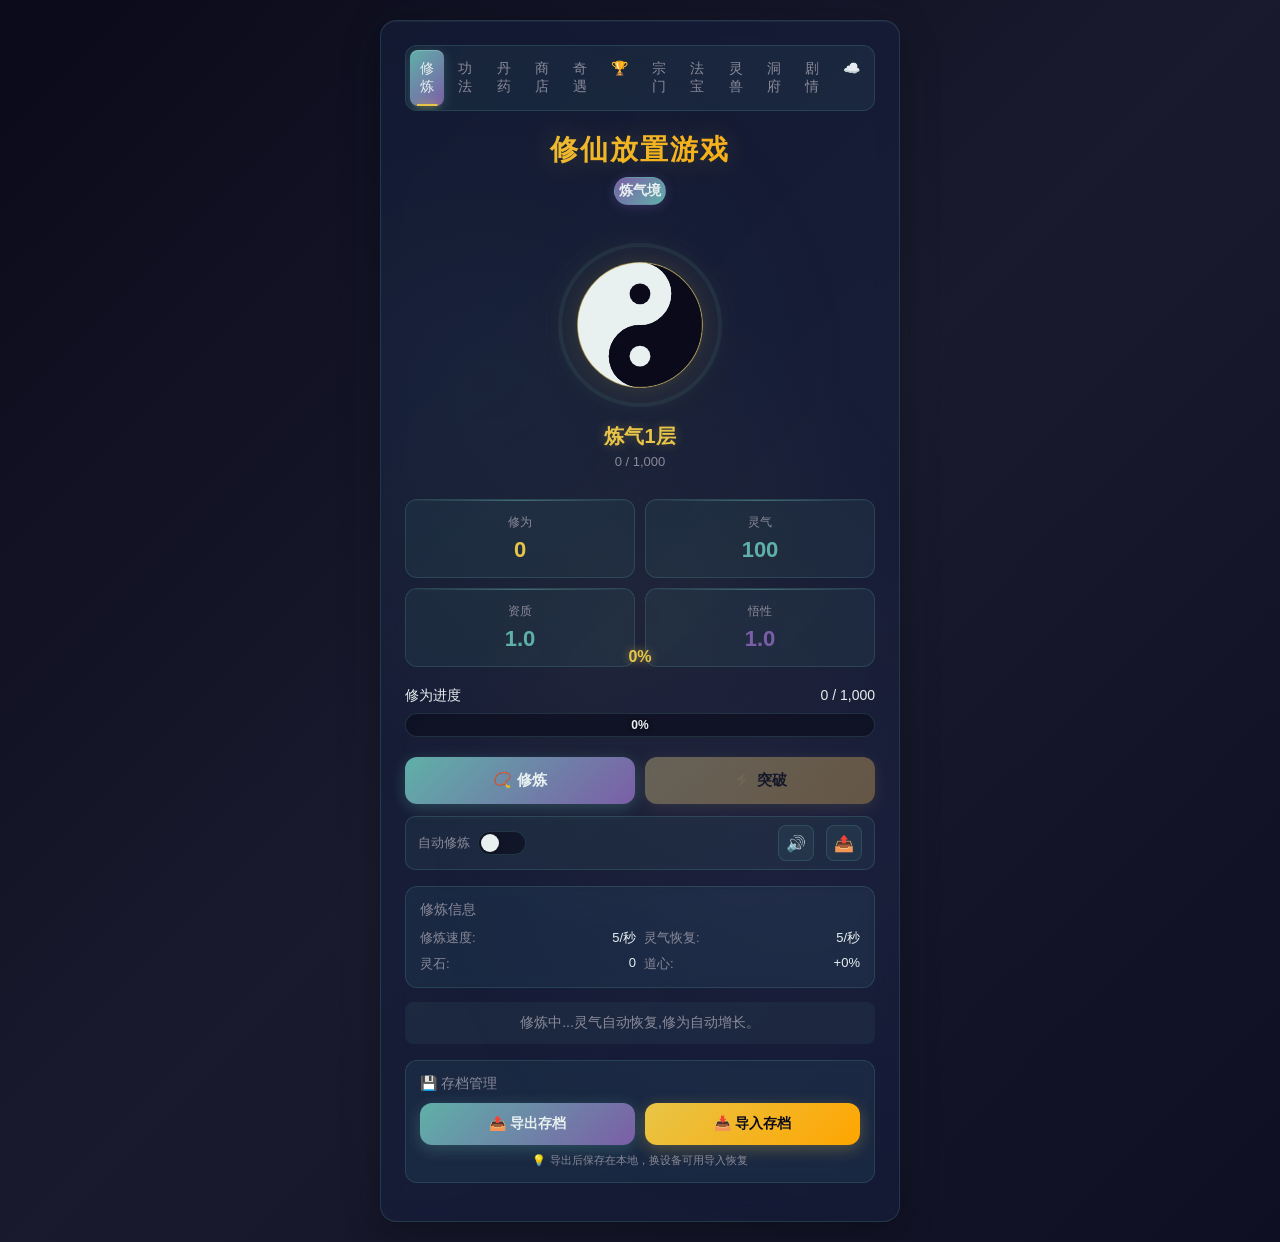
<file: index_old_v09.html>
<!DOCTYPE html>
<html lang="zh-CN">
<head>
    <meta charset="UTF-8">
    <meta name="viewport" content="width=device-width, initial-scale=1.0, user-scalable=no">
    <meta name="theme-color" content="#0a0a1a">
    <meta name="apple-mobile-web-app-capable" content="yes">
    <meta name="apple-mobile-web-app-status-bar-style" content="black-translucent">
    <title>修仙放置游戏 v1.1</title>
    <link rel="manifest" href="manifest.json">
    <link rel="icon" href="game_logo.png">
    <link rel="stylesheet" href="css/base.css">
    <link rel="stylesheet" href="css/layout.css">
    <link rel="stylesheet" href="css/components.css">
    <link rel="stylesheet" href="css/animations.css">
    <link rel="stylesheet" href="css/responsive.css">
</head>
<body>
    <div class="game-container">
        <!-- 标签栏 -->
        <div class="tabs">
            <div class="tab active" onclick="switchTab('main')">修炼</div>
            <div class="tab" onclick="switchTab('skills')">功法</div>
            <div class="tab" onclick="switchTab('pills')">丹药</div>
            <div class="tab" onclick="switchTab('shop')">商店</div>
            <div class="tab" onclick="switchTab('encounter')">奇遇</div>
            <div class="tab" onclick="switchTab('achievements')">🏆</div>
            <div class="tab" onclick="switchTab('sect')">宗门</div>
            <div class="tab" onclick="switchTab('artifact')">法宝</div>
            <div class="tab" onclick="switchTab('beast')">灵兽</div>
            <div class="tab" onclick="switchTab('cave')">洞府</div>
            <div class="tab" onclick="switchTab('story')">剧情</div>
            <div class="tab" onclick="switchTab('cloud')">☁️</div>
        </div>

        <!-- 主界面 -->
        <div id="main-tab" class="tab-content active">
            <div class="header">
                <h1 class="title">修仙放置游戏</h1>
                <div class="realm-badge" id="realmBadge">炼气境</div>
            </div>

            <!-- 太极丹田图 -->
            <div class="taiji-section">
                <div class="taiji-container" id="taijiContainer">
                    <svg class="taiji-ring-svg" width="180" height="180" viewBox="0 0 180 180">
                        <!-- 背景圆环 -->
                        <circle cx="90" cy="90" r="80" fill="none" stroke="rgba(95,176,168,0.1)" stroke-width="4"/>
                        <!-- 进度圆环 -->
                        <circle id="taijiRing" cx="90" cy="90" r="80" fill="none" 
                            stroke="url(#taijiGradient)" stroke-width="4" 
                            stroke-linecap="round"
                            stroke-dasharray="502.65"
                            stroke-dashoffset="502.65"
                            transform="rotate(-90 90 90)"/>
                        <defs>
                            <linearGradient id="taijiGradient" x1="0%" y1="0%" x2="100%" y2="100%">
                                <stop offset="0%" stop-color="#5fb0a8"/>
                                <stop offset="50%" stop-color="#7b5ea7"/>
                                <stop offset="100%" stop-color="#e8c547"/>
                            </linearGradient>
                        </defs>
                    </svg>
                    <!-- SVG太极图 -->
                    <svg class="taiji-svg" viewBox="0 0 100 100" xmlns="http://www.w3.org/2000/svg">
                        <defs>
                            <clipPath id="taijiClip">
                                <circle cx="50" cy="50" r="48"/>
                            </clipPath>
                        </defs>
                        <g clip-path="url(#taijiClip)">
                            <!-- 白色背景（阳） -->
                            <rect x="0" y="0" width="100" height="100" fill="#e8f0f0"/>
                            <!-- 黑色半圆（阴） -->
                            <path d="M 50,2 A 48,48 0 0,1 50,98 A 24,24 0 0,1 50,50 A 24,24 0 0,0 50,2 Z" fill="#0a0a1a"/>
                            <!-- 白色小圆（阳中阴） -->
                            <circle cx="50" cy="26" r="24" fill="#e8f0f0"/>
                            <!-- 黑色小圆（阴中阳） -->
                            <circle cx="50" cy="74" r="24" fill="#0a0a1a"/>
                            <!-- 阳中黑点 -->
                            <circle cx="50" cy="26" r="8" fill="#0a0a1a"/>
                            <!-- 阴中白点 -->
                            <circle cx="50" cy="74" r="8" fill="#e8f0f0"/>
                        </g>
                        <!-- 外圈 -->
                        <circle cx="50" cy="50" r="48" fill="none" stroke="rgba(232,197,71,0.4)" stroke-width="1"/>
                    </svg>
                </div>
                <div class="taiji-percent" id="taijiPercent">0%</div>
                <div class="realm-name-display" id="realmNameDisplay">炼气1层</div>
                <div class="cultivation-num" id="cultivationNum">0 / 1,000</div>
            </div>

            <div class="stats-grid">
                <div class="stat-card">
                    <div class="stat-label">修为</div>
                    <div class="stat-value gold" id="cultivationValue">0</div>
                </div>
                <div class="stat-card">
                    <div class="stat-label">灵气</div>
                    <div class="stat-value blue" id="spiritValue">100</div>
                </div>
                <div class="stat-card">
                    <div class="stat-label">资质</div>
                    <div class="stat-value green" id="talentValue">1.0</div>
                </div>
                <div class="stat-card">
                    <div class="stat-label">悟性</div>
                    <div class="stat-value purple" id="comprehensionValue">1.0</div>
                </div>
            </div>

            <div class="progress-section">
                <div class="progress-header">
                    <span>修为进度</span>
                    <span id="progressText">0 / 1,000</span>
                </div>
                <div class="progress-bar">
                    <div class="progress-fill" id="progressFill" style="width: 0%"></div>
                    <div class="progress-text" id="progressPercent">0%</div>
                </div>
            </div>

            <div class="action-buttons">
                <button class="btn btn-cultivate" id="cultivateBtn" onclick="manualCultivate()">
                    📿 修炼
                </button>
                <button class="btn btn-breakthrough" id="breakthroughBtn" onclick="attemptBreakthrough()" disabled>
                    ⚡ 突破
                </button>
            </div>

            <!-- 自动修炼开关 + 静音 + 分享 -->
            <div class="action-bar">
                <div class="auto-cultivate-toggle">
                    <span style="font-size:13px;color:var(--text-secondary);">自动修炼</span>
                    <div class="toggle-switch" id="autoToggle" onclick="toggleAutoCultivate()"></div>
                </div>
                <button class="icon-btn" id="muteBtn" onclick="toggleMute()" title="静音">🔊</button>
                <button class="icon-btn" onclick="shareResult()" title="分享">📤</button>
            </div>

            <div class="info-section">
                <div class="info-title">
                    <span>修炼信息</span>
                </div>
                <div class="info-grid">
                    <div class="info-item">
                        <span>修炼速度:</span>
                        <span id="cultivationSpeed">5/秒</span>
                    </div>
                    <div class="info-item">
                        <span>灵气恢复:</span>
                        <span id="spiritRecovery">5/秒</span>
                    </div>
                    <div class="info-item">
                        <span>灵石:</span>
                        <span id="spiritStones">0</span>
                    </div>
                    <div class="info-item">
                        <span>道心:</span>
                        <span id="daoHeart">+0%</span>
                    </div>
                </div>
            </div>

            <div class="message" id="messageBox">
                修炼中...灵气自动恢复,修为自动增长。
            </div>

            <!-- 存档管理 -->
            <div class="info-section" style="margin-top: 16px;">
                <div class="info-title">
                    <span>💾 存档管理</span>
                </div>
                <div style="display: flex; gap: 10px;">
                    <button class="btn btn-cultivate" onclick="exportSave()" style="flex:1; padding: 12px; font-size: 14px;">
                        📤 导出存档
                    </button>
                    <button class="btn btn-breakthrough" onclick="importSave()" style="flex:1; padding: 12px; font-size: 14px;">
                        📥 导入存档
                    </button>
                </div>
                <div style="font-size: 11px; color: var(--text-secondary); margin-top: 8px; text-align: center;">
                    💡 导出后保存在本地，换设备可用导入恢复
                </div>
            </div>
        </div>

        <!-- 功法界面 -->
        <div id="skills-tab" class="tab-content">
            <div class="header">
                <h2 class="title" style="font-size: 24px;">功法阁</h2>
                <p style="font-size: 14px; color: var(--text-secondary);">当前槽位: <span id="skillSlots">0/3</span></p>
                <p style="font-size: 11px; color: var(--text-secondary); margin-top: 4px;">
                    凡品(白) → 灵品(绿) → 玄品(蓝) → 地品(紫) → 天品(金)
                </p>
            </div>
            <div class="skills-section" id="skillsList"></div>
        </div>

        <!-- 丹药界面 -->
        <div id="pills-tab" class="tab-content">
            <div class="header">
                <h2 class="title" style="font-size: 24px;">丹药阁</h2>
                <p style="font-size: 14px; color: var(--text-secondary);">炼制丹药,品质决定效果</p>
            </div>
            <div class="pills-section" id="pillsList"></div>
        </div>

        <!-- 商店界面 -->
        <div id="shop-tab" class="tab-content">
            <div class="header">
                <h2 class="title" style="font-size: 24px;">灵石商店</h2>
                <p style="font-size: 14px; color: var(--text-secondary);">灵石: <span id="shopSpiritStones">0</span></p>
            </div>
            <div class="shop-section" id="shopList"></div>
        </div>

        <!-- 奇遇界面 -->
        <div id="encounter-tab" class="tab-content">
            <div class="header">
                <h2 class="title" style="font-size: 24px;">奇遇录</h2>
                <p style="font-size: 14px; color: var(--text-secondary);">触发次数: <span id="totalEncounters">0</span></p>
            </div>

            <div class="info-section">
                <div class="info-title">奇遇说明</div>
                <p style="font-size: 13px; color: var(--text-secondary); line-height: 1.6;">
                    修炼过程中可能触发各种奇遇事件,获得机缘、遇到仙人、发现宝物或遭遇灾难。部分奇遇需要做出选择,不同选择有不同风险和奖励。境界越高,触发概率越大。
                </p>
            </div>

            <div class="info-section">
                <div class="info-title">最近奇遇</div>
                <div id="recentEncounters" style="font-size: 13px; max-height: 200px; overflow-y: auto;">
                    暂无奇遇记录
                </div>
            </div>

            <div class="info-section">
                <h3 style="font-size: 16px; margin-bottom: 12px;">奇遇类型</h3>
                <div style="display: grid; gap: 8px; font-size: 13px;">
                    <div style="color: #e8c547;">🌟 机缘 - 重大增益</div>
                    <div style="color: #7b5ea7;">✨ 遇仙 - 中等增益</div>
                    <div style="color: #5fb0a8;">💎 寻宝 - 小幅增益</div>
                    <div style="color: #5fb0a8;">🧘 历练 - 考验类</div>
                    <div style="color: #c0392b;">👹 灾难 - 负面效果</div>
                </div>
            </div>

            <div class="info-section">
                <div class="info-title">奇遇统计</div>
                <div id="encounterStats" style="font-size: 13px;">
                    <div style="display: grid; grid-template-columns: repeat(2, 1fr); gap: 8px;">
                        <div>🌟 机缘: <span id="stat_opportunity">0</span></div>
                        <div>✨ 遇仙: <span id="stat_immortal">0</span></div>
                        <div>💎 寻宝: <span id="stat_treasure">0</span></div>
                        <div>🧘 历练: <span id="stat_trial">0</span></div>
                        <div>👹 灾难: <span id="stat_disaster">0</span></div>
                    </div>
                </div>
            </div>
        </div>

        <!-- 成就界面 -->
        <div id="achievements-tab" class="tab-content">
            <div class="header">
                <h2 class="title" style="font-size: 24px;">🏆 成就墙</h2>
            </div>
            <div id="achievementsList" class="achievements-container"></div>
        </div>

        <!-- 宗门界面 -->
        <div id="sect-tab" class="tab-content">
            <div class="header">
                <h2 class="title" style="font-size: 24px;">🏛️ 宗门系统</h2>
            </div>
            <div id="sectInfo" style="display: none;">
                <div class="info-section">
                    <div class="info-title">我的宗门</div>
                    <div style="text-align: center; margin-bottom: 12px;">
                        <div id="sectName" style="font-size: 20px; color: var(--gold); margin-bottom: 8px;">-</div>
                        <div style="font-size: 12px; color: var(--text-secondary);">
                            宗门成员: <span id="sectMembers">0</span> | 
                            宗门等级: <span id="sectLevel">1</span>
                        </div>
                    </div>
                    <div style="margin-bottom: 8px;">
                        <div style="display: flex; justify-content: space-between; font-size: 12px; margin-bottom: 4px;">
                            <span>宗门贡献</span>
                            <span><span id="sectContrib">0</span> / <span id="sectContribNeed">1000</span></span>
                        </div>
                        <div class="progress-bar" style="height: 8px;">
                            <div id="sectContribBar" class="progress-fill" style="width: 0%;"></div>
                        </div>
                    </div>
                </div>
                <div class="info-section">
                    <div class="info-title">宗门商店</div>
                    <div id="sectShopList" class="shop-section"></div>
                </div>
                <div class="info-section">
                    <div class="info-title">每日任务</div>
                    <div id="sectDailyTasks">
                        <div class="info-title" style="font-size: 12px; color: var(--text-secondary);">
                            任务每日0点重置 | 剩余次数: <span id="dailyTaskRemain">3</span>
                        </div>
                    </div>
                </div>
                <div style="text-align: center; margin-top: 16px;">
                    <button class="btn btn-secondary" onclick="leaveSect()" style="padding: 8px 16px; font-size: 12px;">
                        离开宗门
                    </button>
                </div>
            </div>
            <div id="sectNoSect">
                <div class="info-section">
                    <div class="info-title">宗门列表</div>
                    <div id="sectList" class="shop-section"></div>
                </div>
                <div class="info-section">
                    <div class="info-title">创建宗门</div>
                    <p style="font-size: 13px; color: var(--text-secondary); margin-bottom: 12px;">
                        消耗 <span style="color: var(--gold);">5000 灵石</span> 创建自己的宗门
                    </p>
                    <div style="display: flex; gap: 8px;">
                        <input type="text" id="sectCreateName" placeholder="宗门名称" 
                               style="flex: 1; padding: 10px; border-radius: 8px; border: 1px solid rgba(255,255,255,0.2); background: rgba(255,255,255,0.05); color: var(--text-primary); font-size: 14px;">
                        <button class="btn btn-primary" onclick="createSect()" style="padding: 10px 16px;">
                            创建
                        </button>
                    </div>
                </div>
            </div>
        </div>
    </div>

    <!-- 法宝界面 -->
    <div id="artifact-tab" class="tab-content">
        <div class="header">
            <h2 class="title" style="font-size: 24px;">⚗️ 法宝系统</h2>
        </div>
        <div class="info-section">
            <div class="info-title">🗡️ 已装备法宝</div>
            <div id="equippedArtifacts" style="display: flex; gap: 10px; flex-wrap: wrap; min-height: 60px; align-items: center; justify-content: center;">
                <div class="artifact-slot empty-slot">+</div>
                <div class="artifact-slot empty-slot">+</div>
                <div class="artifact-slot empty-slot">+</div>
            </div>
        </div>
        <div class="info-section">
            <div class="info-title">📦 法宝背包</div>
            <div id="artifactInventory" style="display: flex; flex-direction: column; gap: 8px;">
                <div style="text-align: center; color: var(--text-secondary); padding: 20px;">暂无法宝</div>
            </div>
        </div>
        <div class="info-section">
            <div class="info-title">🔩 炼器材料 (升级法宝用)</div>
            <div id="artifactMaterials" style="display: flex; flex-wrap: wrap; gap: 6px; margin-bottom: 8px;"></div>
            <div style="font-size: 11px; color: var(--text-secondary); text-align: center;">
                灵石: <span id="artifactStoneCount">0</span> |
                <button class="btn btn-small" onclick="buyRandomMaterial()">购买玄铁(50灵石)</button>
            </div>
        </div>
        <div class="info-section">
            <div class="info-title">🏪 法宝商店</div>
            <div id="artifactShop" style="display: flex; flex-direction: column; gap: 8px;"></div>
        </div>
    </div>

    <!-- 灵兽界面 -->
    <div id="beast-tab" class="tab-content">
        <div class="header">
            <h2 class="title" style="font-size: 24px;">🐉 灵兽系统</h2>
        </div>
        <div class="info-section">
            <div class="info-title">🏠 我的灵兽</div>
            <div id="beastHouse" style="display: flex; flex-direction: column; gap: 10px;">
                <div style="text-align: center; color: var(--text-secondary); padding: 20px;">
                    还没有灵兽,去野外捕捉吧!
                </div>
            </div>
        </div>
        <div class="info-section">
            <div class="info-title">🌲 野外捕捉</div>
            <div style="text-align: center; margin-bottom: 10px;">
                <button class="btn btn-primary" onclick="goWildBeast()" style="padding: 10px 24px; font-size: 14px;">
                    🔍 进入野外 (消耗50灵气)
                </button>
            </div>
            <div style="font-size: 11px; color: var(--text-secondary); text-align: center;">
                野外可遇到随机灵兽,成功率与悟性相关
            </div>
        </div>
        <div class="info-section">
            <div class="info-title">🏪 灵兽商店</div>
            <div id="beastShop" style="display: flex; flex-direction: column; gap: 8px;"></div>
        </div>
    </div>

    <!-- 洞府界面 -->
    <div id="cave-tab" class="tab-content">
        <div class="header">
            <h2 class="title" style="font-size: 24px;">🏠 洞府系统</h2>
        </div>
        <div class="info-section">
            <div class="info-title">🏡 洞府概况</div>
            <div style="display: grid; grid-template-columns: 1fr 1fr; gap: 8px; text-align: center;">
                <div style="background:rgba(255,255,255,0.05);border-radius:8px;padding:10px;">
                    <div style="font-size:20px;">🌿</div>
                    <div style="font-size:12px;color:var(--text-secondary);">洞府等级</div>
                    <div style="font-size:16px;color:var(--gold);" id="caveLevel">Lv.1</div>
                </div>
                <div style="background:rgba(255,255,255,0.05);border-radius:8px;padding:10px;">
                    <div style="font-size:20px;">📈</div>
                    <div style="font-size:12px;color:var(--text-secondary);">繁荣度</div>
                    <div style="font-size:16px;color:var(--cyan);" id="caveProsperity">0</div>
                </div>
            </div>
            <div style="margin-top:8px;">
                <div style="display:flex;justify-content:space-between;font-size:11px;margin-bottom:4px;">
                    <span>洞府经验</span><span><span id="caveExp">0</span>/<span id="caveExpMax">100</span></span>
                </div>
                <div class="progress-bar" style="height:8px;">
                    <div id="caveExpBar" class="progress-fill" style="width:0%;"></div>
                </div>
            </div>
        </div>
        <div class="info-section">
            <div class="info-title">🌱 灵草园</div>
            <div id="herbGarden" style="display:flex;flex-direction:column;gap:8px;"></div>
            <div style="text-align:center;margin-top:8px;">
                <button class="btn btn-small" onclick="buyHerbPlot()" id="buyPlotBtn">开垦新地块 (200灵石)</button>
            </div>
        </div>
        <div class="info-section">
            <div class="info-title">🔥 炼丹炉</div>
            <div id="alchemyFurnace" style="text-align:center;padding:10px;background:rgba(255,255,255,0.05);border-radius:10px;">
                <div style="font-size:48px;margin-bottom:8px;">🔥</div>
                <div style="font-size:14px;margin-bottom:4px;">炼丹效率</div>
                <div style="font-size:12px;color:var(--cyan);" id="alchemyEfficiency">基础 (100%)</div>
                <div style="margin-top:8px;">
                    <button class="btn btn-primary" onclick="alchemyQuickRefine()" style="padding:8px 16px;font-size:13px;">
                        一键炼丹 (消耗灵草)
                    </button>
                </div>
                <div style="font-size:11px;color:var(--text-secondary);margin-top:6px;">当前拥有: <span id="herbCount">0</span>灵草</div>
            </div>
        </div>
        <div class="info-section">
            <div class="info-title">⬆️ 洞府升级</div>
            <div id="caveUpgrade" style="display:flex;flex-direction:column;gap:8px;"></div>
        </div>
    </div>

    <!-- 剧情界面 -->
    <div id="story-tab" class="tab-content">
        <div class="header">
            <h2 class="title" style="font-size: 24px;">📜 修仙剧情</h2>
        </div>
        <div class="info-section">
            <div class="info-title">🌟 当前境界</div>
            <div id="currentRealmStory" style="padding: 15px; background: linear-gradient(135deg, rgba(255,255,255,0.05), rgba(255,255,255,0.02)); border-radius: 12px; border: 1px solid rgba(255,255,255,0.1);"></div>
        </div>
        <div class="info-section">
            <div class="info-title">📖 章节列表 <span id="storyProgress" style="font-size:12px;color:var(--text-secondary);font-weight:normal;"></span></div>
            <div id="storyList" style="display: flex; flex-direction: column; gap: 8px;"></div>
        </div>
    </div>

    <!-- 云同步界面 -->
    <div id="cloud-tab" class="tab-content">
        <div class="header">
            <h2 class="title" style="font-size: 24px;">☁️ 云端同步</h2>
        </div>
        <div class="info-section">
            <div class="info-title">
                <span>🔑 GitHub Token</span>
                <span id="tokenStatus" style="font-size:11px;color:var(--text-secondary);">未设置</span>
            </div>
            <div style="display: flex; gap: 8px; margin-bottom: 8px;">
                <input type="password" id="githubToken" placeholder="请输入 GitHub Personal Access Token" 
                    style="flex:1; padding: 10px; border-radius: 8px; border: 1px solid rgba(255,255,255,0.1); background: rgba(255,255,255,0.05); color: var(--text-primary); font-size: 13px;">
            </div>
            <div style="font-size: 11px; color: var(--text-secondary); margin-bottom: 10px;">
                💡 如何获取 Token：
                <a href="#" onclick="alert('请访问 https://github.com/settings/tokens\n点击 Generate new token (classic)\n勾选 gist 权限\n创建后复制 Token 粘贴到此处')" 
                   style="color: var(--blue); text-decoration: underline;">点击查看教程</a>
            </div>
            <button class="btn btn-cultivate" onclick="saveGithubToken()" style="width: 100%;">
                保存 Token
            </button>
        </div>
        <div class="info-section">
            <div class="info-title">
                <span>📡 自动同步</span>
                <div class="toggle-switch" id="autoSyncToggle" onclick="toggleAutoSync()"></div>
            </div>
            <div style="font-size: 12px; color: var(--text-secondary);">
                开启后每 60 秒自动保存到 GitHub Gist
            </div>
        </div>
        <div class="info-section">
            <div class="info-title"><span>🔄 手动同步</span></div>
            <div style="display: flex; gap: 10px;">
                <button class="btn btn-cultivate" onclick="manualUpload()" style="flex:1;">
                    ⬆️ 上传存档
                </button>
                <button class="btn btn-breakthrough" onclick="manualDownload()" style="flex:1;">
                    ⬇️ 下载存档
                </button>
            </div>
        </div>
        <div class="info-section">
            <div class="info-title"><span>📋 同步状态</span></div>
            <div id="syncStatus" style="font-size: 13px; color: var(--text-secondary);">
                尚未同步
            </div>
        </div>
        <div class="info-section" id="gistInfoSection" style="display: none;">
            <div class="info-title"><span>🔗 Gist 链接</span></div>
            <div id="gistLink" style="font-size: 12px; word-break: break-all;"></div>
        </div>
    </div>

    <!-- 捕捉弹窗 -->
    <div id="beastCaptureModal" class="encounter-modal" style="display:none;">
        <div class="encounter-modal-content" style="background: linear-gradient(135deg, #1a2a4a, #0f1f3a);">
            <div style="font-size: 64px; text-align: center; margin-bottom: 10px;" id="wildBeastIcon">🐺</div>
            <div style="font-size: 18px; font-weight: bold; color: var(--gold); text-align: center; margin-bottom: 8px;" id="wildBeastName">野狼</div>
            <div style="font-size: 12px; color: var(--text-secondary); text-align: center; margin-bottom: 8px;" id="wildBeastInfo">等级 1 | 普通</div>
            <div style="font-size: 13px; color: var(--cyan); text-align: center; margin-bottom: 12px;" id="wildBeastDesc">速度极快,难以捕捉</div>
            <div style="margin-bottom: 12px;">
                <div style="font-size: 11px; color: var(--text-secondary); margin-bottom: 4px;">捕捉成功率</div>
                <div class="progress-bar" style="height: 10px;">
                    <div id="captureProgressBar" class="progress-fill" style="width: 30%; background: var(--cyan);"></div>
                </div>
                <div style="font-size: 11px; color: var(--cyan); text-align: center; margin-top: 2px;">
                    <span id="captureChance">30%</span>
                </div>
            </div>
            <div style="display: flex; gap: 10px;">
                <button class="btn" onclick="closeBeastModal()" style="flex:1; padding: 10px;">逃跑</button>
                <button class="btn btn-primary" onclick="attemptCapture()" id="captureBtn" style="flex:1; padding: 10px;">🎯 捕捉 (100灵石)</button>
            </div>
        </div>
    </div>

    <!-- 奇遇弹窗 -->
    <div id="encounterModal" class="encounter-modal">
        <div class="encounter-modal-content">
            <div class="encounter-modal-icon" id="encounterIcon">🌟</div>
            <div class="encounter-modal-title" id="encounterTitle">奇遇名称</div>
            <div class="encounter-modal-desc" id="encounterDesc">奇遇描述</div>
            <div class="encounter-modal-effect" id="encounterEffect">效果</div>
            <button class="encounter-modal-btn" onclick="closeEncounterModal()">接受</button>
        </div>
    </div>

    <!-- JS 模块（加载顺序很重要） -->
    <script src="js/core.js"></script>
    <script src="js/audio.js"></script>
    <script src="js/cultivation.js"></script>
    <script src="js/skills.js"></script>
    <script src="js/pills.js"></script>
    <script src="js/shop.js"></script>
    <script src="js/encounter.js"></script>
    <script src="js/achievements.js"></script>
    <script src="js/sect.js"></script>
    <script src="js/artifact.js"></script>
    <script src="js/beast.js"></script>
    <script src="js/cave.js"></script>
    <script src="js/story.js"></script>
    <script src="js/cloud.js"></script>
    <script src="js/ui.js"></script>
    <script>
        // Service Worker 注册
        if ('serviceWorker' in navigator) {
            const swCode = `
                const CACHE_NAME = 'cultivation-game-v1.1';
                const urlsToCache = [
                    './', './index.html',
                    './css/base.css', './css/layout.css', './css/components.css',
                    './css/animations.css', './css/responsive.css',
                    './js/core.js', './js/audio.js', './js/cultivation.js',
                    './js/skills.js', './js/pills.js', './js/shop.js',
                    './js/encounter.js', './js/achievements.js', './js/sect.js',
                    './js/artifact.js', './js/beast.js', './js/cave.js',
                    './js/story.js', './js/cloud.js', './js/ui.js',
                    './game_logo.png'
                ];
                self.addEventListener('install', e => {
                    e.waitUntil(caches.open(CACHE_NAME).then(cache => cache.addAll(urlsToCache).catch(()=>{})));
                    self.skipWaiting();
                });
                self.addEventListener('activate', e => {
                    e.waitUntil(caches.keys().then(names => Promise.all(names.map(n => n !== CACHE_NAME ? caches.delete(n) : null))));
                    self.clients.claim();
                });
                self.addEventListener('fetch', e => {
                    e.respondWith(caches.match(e.request).then(res => res || fetch(e.request)));
                });
            `;
            const blob = new Blob([swCode], { type: 'application/javascript' });
            const swUrl = URL.createObjectURL(blob);
            navigator.serviceWorker.register(swUrl).catch(() => {});
        }
    </script>
</body>
</html>
</file>
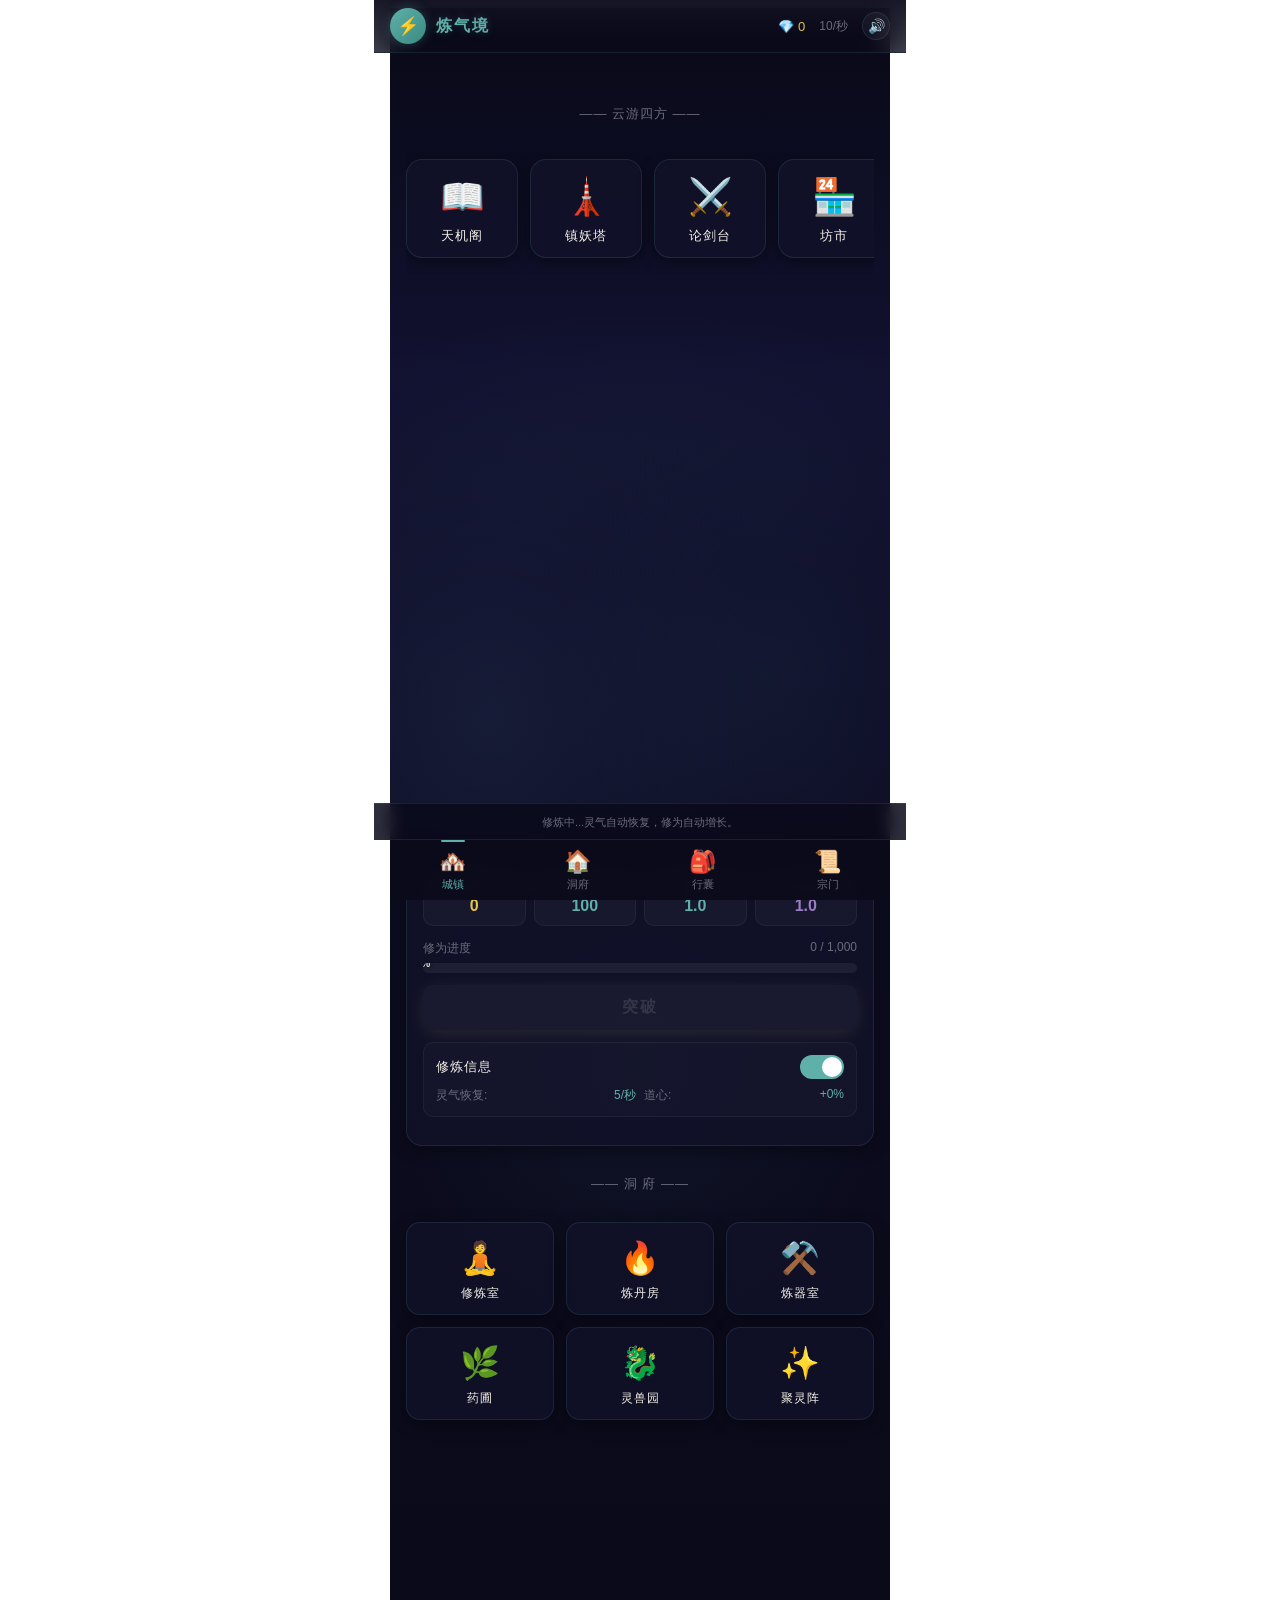
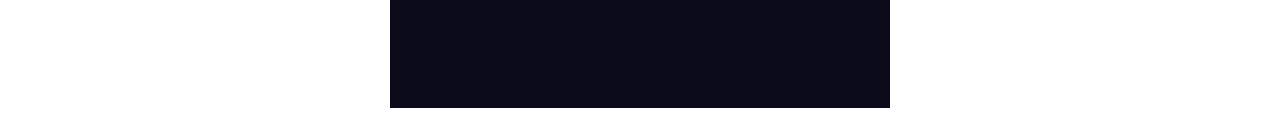
<file: index_v3.html>
<!DOCTYPE html>
<html lang="zh-CN">
<head>
    <meta charset="UTF-8">
    <meta name="viewport" content="width=device-width, initial-scale=1.0, maximum-scale=1.0, user-scalable=no">
    <title>一念逍遥 · 修仙放置</title>
    <!-- 注意：v3 水墨国风完全重写布局，只引入组件/动画/响应式CSS -->
    <link rel="stylesheet" href="css/components.css">
    <link rel="stylesheet" href="css/animations.css">
    <link rel="stylesheet" href="css/responsive.css">
    <style>
        /* ========== 一念逍遥水墨国风主题 ========== */
        :root {
            --ink-void: #0a0a1a;
            --ink-night: #12122a;
            --jade-cyan: #5fb0a8;
            --jade-light: #7dd3cb;
            --gold-bright: #e8c547;
            --gold-warm: #d4a017;
            --paper-cream: #f5f0e8;
            --paper-dim: #c8c0b0;
            --mist-gray: #6b6b7a;
            --card-glass: rgba(18, 18, 42, 0.75);
            --panel-glass: rgba(10, 10, 26, 0.96);
            --nav-glass: rgba(10, 10, 26, 0.9);
            --border-faint: rgba(95, 176, 168, 0.15);
            --border-gold: rgba(232, 197, 71, 0.25);
            --shadow-card: 0 4px 16px rgba(0,0,0,0.4);
            --font-cultivation: 'STKaiti','KaiTi','楷体','Microsoft YaHei','微软雅黑',sans-serif;
            --header-height: 52px;
            --nav-height: 60px;
            --msg-height: 36px;
        }

        /* 兼容旧CSS变量（components.css依赖） */
        --glass-bg: rgba(95, 176, 168, 0.08);
        --glass-border: rgba(95, 176, 168, 0.15);
        --jade: #5fb0a8;
        --gold: #e8c547;
        --purple: #7b5ea7;
        --vermillion: #c0392b;
        --spirit-white: #e8f0f0;
        --smoke-gray: #6b6b7a;
        --card-bg: rgba(18, 18, 42, 0.75);
        --ink-black: #0a0a1a;

        /* 全局覆盖 - 覆盖base.css body样式 */
        body {
            margin: 0;
            padding: 0;
            display: block;
            background: var(--ink-void);
            overflow-x: hidden;
        }

        .yinian-app {
            max-width: 500px;
            margin: 0 auto;
            min-height: 100vh;
            background: var(--ink-void);
            position: relative;
            overflow: hidden;
            font-family: var(--font-cultivation);
        }

        /* ========== 顶栏 ========== */
        .yinian-header {
            position: fixed;
            top: 0;
            left: 50%;
            transform: translateX(-50%);
            width: 100%;
            max-width: 500px;
            height: var(--header-height);
            display: flex;
            align-items: center;
            justify-content: space-between;
            padding: 0 16px;
            background: linear-gradient(180deg, rgba(10,10,26,0.94) 0%, rgba(10,10,26,0.78) 100%);
            backdrop-filter: blur(12px);
            -webkit-backdrop-filter: blur(12px);
            border-bottom: 1px solid var(--border-faint);
            z-index: 1000;
        }
        .header-left {
            display: flex;
            align-items: center;
            gap: 10px;
        }
        .realm-badge-v3 {
            width: 36px;
            height: 36px;
            border-radius: 50%;
            background: linear-gradient(135deg, var(--jade-cyan), #3a8a82);
            display: flex;
            align-items: center;
            justify-content: center;
            font-size: 18px;
            box-shadow: 0 0 12px rgba(95,176,168,0.3);
            flex-shrink: 0;
        }
        .realm-name-v3 {
            font-size: 16px;
            font-weight: bold;
            color: var(--jade-cyan);
            letter-spacing: 2px;
            text-shadow: 0 0 8px rgba(95,176,168,0.25);
        }
        .header-right {
            display: flex;
            align-items: center;
            gap: 14px;
        }
        .header-stones {
            display: flex;
            align-items: center;
            gap: 4px;
            font-size: 13px;
            color: var(--gold-bright);
        }
        .header-speed {
            font-size: 12px;
            color: var(--mist-gray);
        }
        .mute-btn-v3 {
            width: 28px;
            height: 28px;
            border-radius: 50%;
            border: 1px solid var(--border-faint);
            background: rgba(255,255,255,0.04);
            color: var(--mist-gray);
            font-size: 14px;
            cursor: pointer;
            display: flex;
            align-items: center;
            justify-content: center;
        }

        /* ========== 场景容器 ========== */
        .scenes-wrapper {
            padding-top: var(--header-height);
            padding-bottom: calc(var(--nav-height) + var(--msg-height) + 8px);
            min-height: 100vh;
        }
        .scene {
            display: none;
            min-height: calc(100vh - var(--header-height) - var(--nav-height) - var(--msg-height) - 16px);
        }
        .scene.active {
            display: block;
        }

        /* ========== 城镇场景 ========== */
        .town-scene {
            background:
                /* 远山 */
                radial-gradient(ellipse 80% 60% at 20% 85%, rgba(30,40,70,0.5) 0%, transparent 70%),
                radial-gradient(ellipse 60% 50% at 75% 80%, rgba(25,35,60,0.45) 0%, transparent 70%),
                /* 云雾 */
                radial-gradient(ellipse 120% 30% at 50% 50%, rgba(95,176,168,0.04) 0%, transparent 60%),
                /* 底色 */
                linear-gradient(180deg, #0a0a1a 0%, #111130 40%, #0d0d24 100%);
            padding: 20px 16px;
            display: flex;
            flex-direction: column;
            gap: 20px;
        }
        .town-scene.active {
            display: flex;
        }
        .town-title-area {
            text-align: center;
            padding: 12px 0 4px;
        }
        .town-subtitle {
            font-size: 13px;
            color: var(--mist-gray);
            letter-spacing: 1px;
            margin-bottom: 4px;
        }
        .town-buildings {
            display: flex;
            gap: 12px;
            overflow-x: auto;
            padding: 8px 0 16px;
            scroll-snap-type: x mandatory;
            -webkit-overflow-scrolling: touch;
            scrollbar-width: none;
        }
        .town-buildings::-webkit-scrollbar { display: none; }

        .building-card {
            min-width: 90px;
            flex-shrink: 0;
            background: var(--card-glass);
            border: 1px solid var(--border-faint);
            border-radius: 16px;
            padding: 16px 10px 12px;
            text-align: center;
            cursor: pointer;
            transition: all 0.25s ease;
            scroll-snap-align: center;
            box-shadow: var(--shadow-card);
            position: relative;
            overflow: hidden;
        }
        .building-card::before {
            content: '';
            position: absolute;
            inset: 0;
            background: linear-gradient(135deg, rgba(95,176,168,0.06), transparent);
            opacity: 0;
            transition: opacity 0.25s;
        }
        .building-card:hover::before,
        .building-card:active::before { opacity: 1; }
        .building-card:hover,
        .building-card:active {
            border-color: var(--jade-cyan);
            transform: translateY(-3px);
            box-shadow: 0 8px 24px rgba(95,176,168,0.2);
        }
        .building-icon {
            font-size: 36px;
            margin-bottom: 8px;
            display: block;
        }
        .building-name {
            font-size: 13px;
            color: var(--paper-cream);
            letter-spacing: 1px;
        }

        /* ========== 洞府场景 ========== */
        .cave-scene {
            background:
                radial-gradient(ellipse 70% 50% at 50% 30%, rgba(20,30,50,0.5) 0%, transparent 70%),
                linear-gradient(180deg, #0c0c20 0%, #0a0a1a 100%);
            padding: 16px;
            display: flex;
            flex-direction: column;
            gap: 16px;
        }
        .cave-scene.active {
            display: flex;
        }

        /* 修炼主面板 */
        .cultivation-main-panel {
            background: var(--card-glass);
            border: 1px solid var(--border-faint);
            border-radius: 16px;
            padding: 16px;
            box-shadow: var(--shadow-card);
        }
        .cultivation-main-panel .stats-grid {
            display: grid;
            grid-template-columns: repeat(4, 1fr);
            gap: 8px;
            margin-bottom: 14px;
        }
        .cultivation-main-panel .stat-card {
            background: rgba(255,255,255,0.03);
            border-radius: 10px;
            padding: 10px 6px;
            text-align: center;
            border: 1px solid rgba(255,255,255,0.05);
        }
        .cultivation-main-panel .stat-label {
            font-size: 11px;
            color: var(--mist-gray);
            margin-bottom: 2px;
        }
        .cultivation-main-panel .stat-value {
            font-size: 16px;
            font-weight: bold;
        }
        .cultivation-main-panel .stat-value.gold { color: var(--gold-bright); }
        .cultivation-main-panel .stat-value.blue { color: var(--jade-cyan); }
        .cultivation-main-panel .stat-value.green { color: #5fb0a8; }
        .cultivation-main-panel .stat-value.purple { color: #9b7ec4; }

        .cultivation-main-panel .progress-section {
            margin-bottom: 12px;
        }
        .cultivation-main-panel .progress-header {
            display: flex;
            justify-content: space-between;
            font-size: 12px;
            color: var(--mist-gray);
            margin-bottom: 6px;
        }
        .cultivation-main-panel .progress-bar {
            height: 10px;
            background: rgba(255,255,255,0.06);
            border-radius: 5px;
            overflow: hidden;
            position: relative;
        }
        .cultivation-main-panel .progress-fill {
            height: 100%;
            background: linear-gradient(90deg, var(--jade-cyan), var(--jade-light));
            border-radius: 5px;
            transition: width 0.3s ease;
        }
        .cultivation-main-panel .progress-text {
            position: absolute;
            inset: 0;
            display: flex;
            align-items: center;
            justify-content: center;
            font-size: 10px;
            color: var(--paper-cream);
            text-shadow: 0 0 4px rgba(0,0,0,0.6);
        }
        .cultivation-main-panel .action-buttons {
            margin-bottom: 12px;
            text-align: center;
        }
        .cultivation-main-panel .btn-breakthrough {
            width: 100%;
            padding: 12px;
            font-size: 16px;
            font-weight: bold;
            letter-spacing: 2px;
            background: linear-gradient(135deg, var(--gold-bright), #d4a017);
            color: #1a1a2e;
            border: none;
            border-radius: 10px;
            cursor: pointer;
            transition: all 0.25s;
            font-family: var(--font-cultivation);
        }
        .cultivation-main-panel .btn-breakthrough:disabled {
            background: rgba(255,255,255,0.1);
            color: var(--mist-gray);
            cursor: not-allowed;
        }
        .cultivation-main-panel .btn-breakthrough:not(:disabled):active {
            transform: scale(0.97);
        }

        .cultivation-main-panel .info-section {
            background: rgba(255,255,255,0.02);
            border-radius: 10px;
            padding: 12px;
            border: 1px solid rgba(255,255,255,0.05);
        }
        .cultivation-main-panel .info-title {
            font-size: 13px;
            color: var(--paper-cream);
            margin-bottom: 8px;
            display: flex;
            justify-content: space-between;
            align-items: center;
        }
        .cultivation-main-panel .info-grid {
            display: grid;
            grid-template-columns: repeat(2, 1fr);
            gap: 8px;
        }
        .cultivation-main-panel .info-item {
            display: flex;
            justify-content: space-between;
            font-size: 12px;
            color: var(--mist-gray);
        }
        .cultivation-main-panel .info-item span:last-child {
            color: var(--jade-cyan);
        }

        /* 自动修炼开关 */
        .toggle-switch-v3 {
            width: 44px;
            height: 24px;
            border-radius: 12px;
            background: rgba(255,255,255,0.1);
            cursor: pointer;
            position: relative;
            transition: background 0.25s;
        }
        .toggle-switch-v3.active {
            background: var(--jade-cyan);
        }
        .toggle-switch-v3::after {
            content: '';
            position: absolute;
            top: 2px;
            left: 2px;
            width: 20px;
            height: 20px;
            border-radius: 50%;
            background: white;
            transition: transform 0.25s;
        }
        .toggle-switch-v3.active::after {
            transform: translateX(20px);
        }

        /* 洞府房间网格 */
        .cave-rooms-title {
            font-size: 13px;
            color: var(--mist-gray);
            letter-spacing: 1px;
            text-align: center;
        }
        .cave-rooms-grid {
            display: grid;
            grid-template-columns: repeat(3, 1fr);
            gap: 12px;
        }
        .room-card {
            background: var(--card-glass);
            border: 1px solid var(--border-faint);
            border-radius: 14px;
            padding: 16px 8px 12px;
            text-align: center;
            cursor: pointer;
            transition: all 0.25s ease;
            box-shadow: var(--shadow-card);
            position: relative;
        }
        .room-card::after {
            content: '';
            position: absolute;
            inset: 0;
            border-radius: 14px;
            background: radial-gradient(circle at 50% 30%, rgba(95,176,168,0.08), transparent 70%);
            opacity: 0;
            transition: opacity 0.3s;
            pointer-events: none;
        }
        .room-card:hover::after,
        .room-card:active::after { opacity: 1; }
        .room-card:hover,
        .room-card:active {
            border-color: var(--jade-cyan);
            transform: translateY(-2px);
            box-shadow: 0 6px 20px rgba(95,176,168,0.15);
        }
        .room-icon {
            font-size: 32px;
            display: block;
            margin-bottom: 6px;
        }
        .room-name {
            font-size: 12px;
            color: var(--paper-cream);
            letter-spacing: 1px;
        }

        /* ========== 消息栏 ========== */
        .yinian-msg {
            position: fixed;
            bottom: var(--nav-height);
            left: 50%;
            transform: translateX(-50%);
            width: 100%;
            max-width: 500px;
            height: var(--msg-height);
            display: flex;
            align-items: center;
            justify-content: center;
            font-size: 11px;
            color: var(--mist-gray);
            background: rgba(10,10,26,0.85);
            backdrop-filter: blur(8px);
            -webkit-backdrop-filter: blur(8px);
            border-top: 1px solid var(--border-faint);
            z-index: 900;
            padding: 0 16px;
            overflow: hidden;
            white-space: nowrap;
            text-overflow: ellipsis;
        }

        /* ========== 底部导航 ========== */
        .yinian-nav {
            position: fixed;
            bottom: 0;
            left: 50%;
            transform: translateX(-50%);
            width: 100%;
            max-width: 500px;
            height: var(--nav-height);
            display: flex;
            background: var(--nav-glass);
            backdrop-filter: blur(12px);
            -webkit-backdrop-filter: blur(12px);
            border-top: 1px solid var(--border-faint);
            z-index: 1000;
        }
        .nav-btn {
            flex: 1;
            display: flex;
            flex-direction: column;
            align-items: center;
            justify-content: center;
            gap: 2px;
            background: none;
            border: none;
            color: var(--mist-gray);
            font-size: 11px;
            cursor: pointer;
            transition: all 0.2s;
            font-family: var(--font-cultivation);
            position: relative;
        }
        .nav-btn.active {
            color: var(--jade-cyan);
        }
        .nav-btn.active::after {
            content: '';
            position: absolute;
            top: 0;
            left: 50%;
            transform: translateX(-50%);
            width: 24px;
            height: 2px;
            background: var(--jade-cyan);
            border-radius: 1px;
        }
        .nav-btn-icon {
            font-size: 22px;
        }

        /* ========== 面板覆盖层 ========== */
        .panel-overlay {
            display: none;
            position: fixed;
            inset: 0;
            background: var(--panel-glass);
            z-index: 1100;
            flex-direction: column;
            animation: panelSlideIn 0.28s ease-out;
            max-width: 500px;
            margin: 0 auto;
            left: 50%;
            transform: translateX(-50%);
            width: 100%;
        }
        @keyframes panelSlideIn {
            from { transform: translateX(-50%) translateX(100%); opacity: 0.6; }
            to   { transform: translateX(-50%) translateX(0); opacity: 1; }
        }
        .panel-overlay.active {
            display: flex;
        }
        .panel-header-v3 {
            display: flex;
            align-items: center;
            padding: 12px 16px;
            gap: 12px;
            background: rgba(10,10,26,0.95);
            border-bottom: 1px solid var(--border-faint);
            min-height: 50px;
            flex-shrink: 0;
        }
        .panel-back-btn {
            width: 32px;
            height: 32px;
            border-radius: 8px;
            border: 1px solid var(--border-faint);
            background: rgba(255,255,255,0.04);
            color: var(--paper-cream);
            font-size: 18px;
            cursor: pointer;
            display: flex;
            align-items: center;
            justify-content: center;
            flex-shrink: 0;
        }
        .panel-title-v3 {
            font-size: 18px;
            font-weight: bold;
            color: var(--paper-cream);
            letter-spacing: 2px;
        }
        .panel-body-v3 {
            flex: 1;
            overflow-y: auto;
            padding: 16px;
            -webkit-overflow-scrolling: touch;
        }

        /* ========== 模态弹窗 ========== */
        .encounter-modal {
            display: none;
            position: fixed;
            inset: 0;
            background: rgba(0,0,0,0.75);
            z-index: 2000;
            justify-content: center;
            align-items: center;
            max-width: 500px;
            margin: 0 auto;
            left: 50%;
            transform: translateX(-50%);
            width: 100%;
        }
        .encounter-modal.active {
            display: flex;
        }
        .encounter-modal-content {
            background: linear-gradient(135deg, #1a2a4a, #0f1f3a);
            border-radius: 16px;
            padding: 24px;
            width: 85%;
            max-width: 340px;
            text-align: center;
            border: 1px solid var(--border-gold);
            box-shadow: 0 0 30px rgba(232,197,71,0.2);
        }
        .encounter-modal-icon {
            font-size: 56px;
            margin-bottom: 10px;
        }
        .encounter-modal-title {
            font-size: 20px;
            font-weight: bold;
            color: var(--gold-bright);
            margin-bottom: 8px;
            letter-spacing: 2px;
        }
        .encounter-modal-desc {
            font-size: 14px;
            color: var(--paper-cream);
            margin-bottom: 8px;
            line-height: 1.6;
        }
        .encounter-modal-effect {
            font-size: 14px;
            color: var(--jade-cyan);
            margin-bottom: 16px;
        }
        .encounter-modal-btn {
            width: 100%;
            padding: 12px;
            font-size: 15px;
            font-weight: bold;
            background: linear-gradient(135deg, var(--gold-bright), #d4a017);
            color: #1a1a2e;
            border: none;
            border-radius: 8px;
            cursor: pointer;
            letter-spacing: 2px;
            font-family: var(--font-cultivation);
        }

        /* ========== 适配原CSS类名 ========== */
        .shop-section, .skills-section, .pills-section, .achievements-container {
            display: flex;
            flex-direction: column;
            gap: 8px;
        }
        .info-section {
            background: rgba(255,255,255,0.02);
            border-radius: 10px;
            padding: 12px;
            border: 1px solid rgba(255,255,255,0.05);
            margin-bottom: 12px;
        }
        .info-title {
            font-size: 14px;
            color: var(--paper-cream);
            margin-bottom: 10px;
            display: flex;
            justify-content: space-between;
            align-items: center;
            letter-spacing: 1px;
        }
        .btn {
            padding: 8px 16px;
            border-radius: 8px;
            border: 1px solid rgba(255,255,255,0.15);
            background: rgba(255,255,255,0.06);
            color: var(--paper-cream);
            cursor: pointer;
            font-family: var(--font-cultivation);
            font-size: 13px;
            transition: all 0.2s;
        }
        .btn-primary {
            background: linear-gradient(135deg, var(--jade-cyan), #3a8a82);
            color: white;
            border-color: var(--jade-cyan);
            font-weight: bold;
        }
        .btn-secondary {
            background: rgba(255,255,255,0.05);
            color: var(--mist-gray);
        }
        .btn-small {
            padding: 5px 10px;
            font-size: 11px;
        }
        .btn-cultivate {
            background: linear-gradient(135deg, rgba(95,176,168,0.3), rgba(95,176,168,0.1));
            color: var(--jade-cyan);
            border-color: var(--border-faint);
        }
        .progress-bar {
            height: 10px;
            background: rgba(255,255,255,0.06);
            border-radius: 5px;
            overflow: hidden;
            position: relative;
        }
        .progress-fill {
            height: 100%;
            background: linear-gradient(90deg, var(--jade-cyan), var(--jade-light));
            border-radius: 5px;
            transition: width 0.3s ease;
        }
        .artifact-slot {
            width: 60px;
            height: 60px;
            border-radius: 12px;
            border: 2px dashed rgba(255,255,255,0.2);
            display: flex;
            align-items: center;
            justify-content: center;
            font-size: 24px;
            color: rgba(255,255,255,0.3);
            background: rgba(255,255,255,0.03);
        }
        .header {
            text-align: center;
            padding: 8px 0 12px;
        }
        .title {
            font-size: 22px;
            font-weight: bold;
            color: var(--paper-cream);
            letter-spacing: 2px;
        }

        /* 存档管理按钮 */
        .save-mgmt {
            margin-top: 12px;
            display: flex;
            gap: 10px;
        }
        .save-mgmt .btn {
            flex: 1;
            padding: 12px;
            font-size: 14px;
        }
    </style>
</head>
<body>
<div class="yinian-app">

    <!-- ==================== 顶栏 ==================== -->
    <header class="yinian-header">
        <div class="header-left">
            <div class="realm-badge-v3" id="realmBadge">⚡</div>
            <span class="realm-name-v3" id="realmNameDisplay">炼气境</span>
        </div>
        <div class="header-right">
            <span class="header-stones">💎 <span id="spiritStones">0</span></span>
            <span class="header-speed" id="cultivationSpeed">10/秒</span>
            <button class="mute-btn-v3" id="muteBtn" onclick="toggleMute()" title="静音">🔊</button>
        </div>
    </header>

    <!-- ==================== 场景区域 ==================== -->
    <div class="scenes-wrapper">

        <!-- 城镇场景（默认显示） -->
        <div id="townScene" class="scene town-scene active">
            <div class="town-title-area">
                <p class="town-subtitle">—— 云游四方 ——</p>
            </div>
            <div class="town-buildings">
                <div class="building-card" onclick="openPanel('shop')">
                    <span class="building-icon">📖</span>
                    <span class="building-name">天机阁</span>
                </div>
                <div class="building-card" onclick="showMessage('镇妖塔尚未开放，敬请期待','')">
                    <span class="building-icon">🗼</span>
                    <span class="building-name">镇妖塔</span>
                </div>
                <div class="building-card" onclick="openPanel('encounter')">
                    <span class="building-icon">⚔️</span>
                    <span class="building-name">论剑台</span>
                </div>
                <div class="building-card" onclick="openPanel('shop')">
                    <span class="building-icon">🏪</span>
                    <span class="building-name">坊市</span>
                </div>
                <div class="building-card" onclick="openPanel('story')">
                    <span class="building-icon">🌌</span>
                    <span class="building-name">秘境</span>
                </div>
            </div>
        </div>

        <!-- 洞府场景（默认隐藏） -->
        <div id="caveScene" class="scene cave-scene">
            <!-- 修炼主面板 -->
            <div class="cultivation-main-panel">
                <!-- 四维属性 -->
                <div class="stats-grid">
                    <div class="stat-card">
                        <div class="stat-label">修为</div>
                        <div class="stat-value gold" id="cultivationValue">0</div>
                    </div>
                    <div class="stat-card">
                        <div class="stat-label">灵气</div>
                        <div class="stat-value blue" id="spiritValue">100</div>
                    </div>
                    <div class="stat-card">
                        <div class="stat-label">资质</div>
                        <div class="stat-value green" id="talentValue">1.0</div>
                    </div>
                    <div class="stat-card">
                        <div class="stat-label">悟性</div>
                        <div class="stat-value purple" id="comprehensionValue">1.0</div>
                    </div>
                </div>

                <!-- 修为进度 -->
                <div class="progress-section">
                    <div class="progress-header">
                        <span>修为进度</span>
                        <span id="cultivationNum" style="font-size:12px;color:var(--text-secondary);">0 / 1,000</span>
                    </div>
                    <div id="progressText" style="display:none;"></div>
                    <div class="progress-bar">
                        <div class="progress-fill" id="progressFill" style="width: 0%"></div>
                        <div class="progress-text" id="progressPercent">0%</div>
                    </div>
                </div>

                <!-- 突破按钮 + 自动修炼 -->
                <div class="action-buttons">
                    <button class="btn btn-breakthrough" id="breakthroughBtn" onclick="attemptBreakthrough()" disabled>
                        突破
                    </button>
                </div>

                <!-- 境界名称+太极图 (ui.js引用) -->
                <div id="taijiContainer" style="display:none;"></div>
                <span id="taijiRing" style="display:none;"></span>
                <span id="taijiPercent" style="display:none;"></span>

                <!-- 修炼信息 + 自动开关 -->
                <div class="info-section">
                    <div class="info-title">
                        <span>修炼信息</span>
                        <div class="toggle-switch-v3 active" id="autoToggle" onclick="toggleAutoCultivation()" title="自动修炼开关"></div>
                    </div>
                    <div class="info-grid">
                        <div class="info-item">
                            <span>灵气恢复:</span>
                            <span id="spiritRecovery">5/秒</span>
                        </div>
                        <div class="info-item">
                            <span>道心:</span>
                            <span id="daoHeart">+0%</span>
                        </div>
                    </div>
                </div>
            </div>

            <!-- 洞府房间 -->
            <p class="cave-rooms-title">—— 洞 府 ——</p>
            <div class="cave-rooms-grid">
                <div class="room-card" onclick="openPanel('cultivation')">
                    <span class="room-icon">🧘</span>
                    <span class="room-name">修炼室</span>
                </div>
                <div class="room-card" onclick="openPanel('pills')">
                    <span class="room-icon">🔥</span>
                    <span class="room-name">炼丹房</span>
                </div>
                <div class="room-card" onclick="openPanel('artifact')">
                    <span class="room-icon">⚒️</span>
                    <span class="room-name">炼器室</span>
                </div>
                <div class="room-card" onclick="openPanel('cave')">
                    <span class="room-icon">🌿</span>
                    <span class="room-name">药圃</span>
                </div>
                <div class="room-card" onclick="openPanel('beast')">
                    <span class="room-icon">🐉</span>
                    <span class="room-name">灵兽园</span>
                </div>
                <div class="room-card" onclick="openPanel('sect')">
                    <span class="room-icon">✨</span>
                    <span class="room-name">聚灵阵</span>
                </div>
            </div>
        </div>

    </div>

    <!-- ==================== 消息栏 ==================== -->
    <div class="yinian-msg" id="messageBox">
        修炼中...灵气自动恢复，修为自动增长。
    </div>

    <!-- ==================== 底部导航 ==================== -->
    <nav class="yinian-nav">
        <button class="nav-btn active" onclick="switchScene('town')">
            <span class="nav-btn-icon">🏘️</span>
            <span>城镇</span>
        </button>
        <button class="nav-btn" onclick="switchScene('cave')">
            <span class="nav-btn-icon">🏠</span>
            <span>洞府</span>
        </button>
        <button class="nav-btn" onclick="openPanel('skills')">
            <span class="nav-btn-icon">🎒</span>
            <span>行囊</span>
        </button>
        <button class="nav-btn" onclick="openPanel('sect')">
            <span class="nav-btn-icon">📜</span>
            <span>宗门</span>
        </button>
    </nav>

    <!-- ==================== 子面板系统 ==================== -->

    <!-- 功法面板 #skillsPanel -->
    <div id="skillsPanel" class="panel-overlay">
        <div class="panel-header-v3">
            <button class="panel-back-btn" onclick="closePanel()">←</button>
            <span class="panel-title-v3">功法阁</span>
        </div>
        <div class="panel-body-v3">
            <div class="header">
                <p style="font-size:14px; color: var(--mist-gray);">当前槽位: <span id="skillSlots">0/3</span></p>
            </div>
            <div class="skills-section" id="skillsList">
                <!-- 功法列表 -->
            </div>
        </div>
    </div>

    <!-- 丹药面板 #pillsPanel -->
    <div id="pillsPanel" class="panel-overlay">
        <div class="panel-header-v3">
            <button class="panel-back-btn" onclick="closePanel()">←</button>
            <span class="panel-title-v3">丹药阁</span>
        </div>
        <div class="panel-body-v3">
            <div class="header">
                <p style="font-size:14px; color: var(--mist-gray);">丹药可以暂时或永久提升属性</p>
            </div>
            <div class="pills-section" id="pillsList">
                <!-- 丹药列表 -->
            </div>
        </div>
    </div>

    <!-- 商店面板 #shopPanel -->
    <div id="shopPanel" class="panel-overlay">
        <div class="panel-header-v3">
            <button class="panel-back-btn" onclick="closePanel()">←</button>
            <span class="panel-title-v3">灵石商店</span>
        </div>
        <div class="panel-body-v3">
            <div class="header">
                <p style="font-size:14px; color: var(--mist-gray);">灵石: <span id="shopSpiritStones">0</span></p>
            </div>
            <div class="shop-section" id="shopList">
                <!-- 商店列表 -->
            </div>
        </div>
    </div>

    <!-- 奇遇面板 #encounterPanel -->
    <div id="encounterPanel" class="panel-overlay">
        <div class="panel-header-v3">
            <button class="panel-back-btn" onclick="closePanel()">←</button>
            <span class="panel-title-v3">奇遇录</span>
        </div>
        <div class="panel-body-v3">
            <div class="header">
                <p style="font-size:14px; color: var(--mist-gray);">触发次数: <span id="totalEncounters">0</span></p>
            </div>

            <div class="info-section">
                <div class="info-title">奇遇说明</div>
                <p style="font-size:13px; color:var(--mist-gray); line-height:1.6;">
                    修炼过程中可能触发各种奇遇事件，获得机缘、遇到仙人、发现宝物或遭遇灾难。境界越高，触发概率越大。
                </p>
            </div>

            <div class="info-section">
                <div class="info-title">最近奇遇</div>
                <div id="recentEncounters" style="font-size:13px; max-height:200px; overflow-y:auto;">
                    暂无奇遇记录
                </div>
            </div>

            <div class="info-section">
                <h3 style="font-size:16px; margin-bottom:12px; color:var(--paper-cream);">奇遇类型</h3>
                <div style="display:grid; gap:8px; font-size:13px;">
                    <div style="color:#FFD700;">🌟 机缘 (34%) - 重大增益</div>
                    <div style="color:#9B59B6;">✨ 遇仙 (27%) - 中等增益</div>
                    <div style="color:#4A90E2;">💎 寻宝 (17%) - 小幅增益</div>
                    <div style="color:#2ECC71;">🧘 历练 (10%) - 考验类</div>
                    <div style="color:#E74C3C;">👹 灾难 (12%) - 负面效果</div>
                </div>
            </div>

            <div class="info-section">
                <div class="info-title">奇遇统计</div>
                <div id="encounterStats" style="font-size:13px;">
                    <div style="display:grid; grid-template-columns:repeat(2,1fr); gap:8px;">
                        <div>🌟 机缘: <span id="stat_opportunity">0</span></div>
                        <div>✨ 遇仙: <span id="stat_immortal">0</span></div>
                        <div>💎 寻宝: <span id="stat_treasure">0</span></div>
                        <div>🧘 历练: <span id="stat_trial">0</span></div>
                        <div>👹 灾难: <span id="stat_disaster">0</span></div>
                    </div>
                </div>
            </div>
        </div>
    </div>

    <!-- 成就面板 #achievementsPanel -->
    <div id="achievementsPanel" class="panel-overlay">
        <div class="panel-header-v3">
            <button class="panel-back-btn" onclick="closePanel()">←</button>
            <span class="panel-title-v3">🏆 成就系统</span>
        </div>
        <div class="panel-body-v3">
            <div id="achievementsList" class="achievements-container">
                <!-- 成就列表 -->
            </div>
        </div>
    </div>

    <!-- 宗门面板 #sectPanel -->
    <div id="sectPanel" class="panel-overlay">
        <div class="panel-header-v3">
            <button class="panel-back-btn" onclick="closePanel()">←</button>
            <span class="panel-title-v3">🏛️ 宗门系统</span>
        </div>
        <div class="panel-body-v3">
            <!-- 已加入宗门 -->
            <div id="sectInfo" style="display:none;">
                <div class="info-section">
                    <div class="info-title">我的宗门</div>
                    <div style="text-align:center; margin-bottom:12px;">
                        <div id="sectName" style="font-size:20px; color:var(--gold-bright); margin-bottom:8px;">-</div>
                        <div style="font-size:12px; color:var(--mist-gray);">
                            宗门成员: <span id="sectMembers">0</span> |
                            宗门等级: <span id="sectLevel">1</span>
                        </div>
                    </div>
                    <div style="margin-bottom:8px;">
                        <div style="display:flex; justify-content:space-between; font-size:12px; margin-bottom:4px;">
                            <span>宗门贡献</span>
                            <span><span id="sectContrib">0</span> / <span id="sectContribNeed">1000</span></span>
                        </div>
                        <div class="progress-bar" style="height:8px;">
                            <div id="sectContribBar" class="progress-fill" style="width:0%;"></div>
                        </div>
                    </div>
                </div>

                <div class="info-section">
                    <div class="info-title">宗门商店</div>
                    <div id="sectShopList" class="shop-section">
                        <!-- 宗门商店列表 -->
                    </div>
                </div>

                <div class="info-section">
                    <div class="info-title">每日任务</div>
                    <div id="sectDailyTasks">
                        <div style="font-size:12px; color:var(--mist-gray);">
                            任务每日0点重置 | 剩余次数: <span id="dailyTaskRemain">3</span>
                        </div>
                    </div>
                </div>

                <div style="text-align:center; margin-top:16px;">
                    <button class="btn btn-secondary" onclick="leaveSect()" style="padding:8px 16px; font-size:12px;">
                        离开宗门
                    </button>
                </div>
            </div>

            <!-- 未加入宗门 -->
            <div id="sectNoSect">
                <div class="info-section">
                    <div class="info-title">宗门列表</div>
                    <div id="sectList" class="shop-section">
                        <!-- 宗门列表 -->
                    </div>
                </div>

                <div class="info-section">
                    <div class="info-title">创建宗门</div>
                    <p style="font-size:13px; color:var(--mist-gray); margin-bottom:12px;">
                        消耗 <span style="color:var(--gold-bright);">5000 灵石</span> 创建自己的宗门
                    </p>
                    <div style="display:flex; gap:8px;">
                        <input type="text" id="sectCreateName" placeholder="宗门名称"
                               style="flex:1; padding:10px; border-radius:8px; border:1px solid rgba(255,255,255,0.2); background:rgba(255,255,255,0.05); color:var(--paper-cream); font-size:14px;">
                        <button class="btn btn-primary" onclick="createSect()" style="padding:10px 16px;">
                            创建
                        </button>
                    </div>
                </div>
            </div>
        </div>
    </div>

    <!-- 法宝面板 #artifactPanel -->
    <div id="artifactPanel" class="panel-overlay">
        <div class="panel-header-v3">
            <button class="panel-back-btn" onclick="closePanel()">←</button>
            <span class="panel-title-v3">⚗️ 法宝系统</span>
        </div>
        <div class="panel-body-v3">
            <!-- 装备的法宝 -->
            <div class="info-section">
                <div class="info-title">🗡️ 已装备法宝</div>
                <div id="equippedArtifacts" style="display:flex; gap:10px; flex-wrap:wrap; min-height:60px; align-items:center; justify-content:center;">
                    <div class="artifact-slot empty-slot">+</div>
                    <div class="artifact-slot empty-slot">+</div>
                    <div class="artifact-slot empty-slot">+</div>
                </div>
            </div>

            <!-- 法宝背包 -->
            <div class="info-section">
                <div class="info-title">📦 法宝背包</div>
                <div id="artifactInventory" style="display:flex; flex-direction:column; gap:8px;">
                    <div style="text-align:center; color:var(--mist-gray); padding:20px;">暂无法宝</div>
                </div>
            </div>

            <!-- 炼器材料 -->
            <div class="info-section">
                <div class="info-title">🔩 炼器材料 (升级法宝用)</div>
                <div id="artifactMaterials" style="display:flex; flex-wrap:wrap; gap:6px; margin-bottom:8px;">
                </div>
                <div style="font-size:11px; color:var(--mist-gray); text-align:center;">
                    灵石: <span id="artifactStoneCount">0</span> |
                    <button class="btn btn-small" onclick="buyRandomMaterial()">购买玄铁(50灵石)</button>
                </div>
            </div>

            <!-- 法宝商店 -->
            <div class="info-section">
                <div class="info-title">🏪 法宝商店</div>
                <div id="artifactShop" style="display:flex; flex-direction:column; gap:8px;">
                </div>
            </div>
        </div>
    </div>

    <!-- 灵兽面板 #beastPanel -->
    <div id="beastPanel" class="panel-overlay">
        <div class="panel-header-v3">
            <button class="panel-back-btn" onclick="closePanel()">←</button>
            <span class="panel-title-v3">🐉 灵兽系统</span>
        </div>
        <div class="panel-body-v3">
            <!-- 灵兽小屋 -->
            <div class="info-section">
                <div class="info-title">🏠 我的灵兽</div>
                <div id="beastHouse" style="display:flex; flex-direction:column; gap:10px;">
                    <div style="text-align:center; color:var(--mist-gray); padding:20px;">
                        还没有灵兽，去野外捕捉吧!
                    </div>
                </div>
            </div>

            <!-- 野外捕捉 -->
            <div class="info-section">
                <div class="info-title">🌲 野外捕捉</div>
                <div style="text-align:center; margin-bottom:10px;">
                    <button class="btn btn-primary" onclick="goWildBeast()" style="padding:10px 24px; font-size:14px;">
                        🔍 进入野外 (消耗50灵气)
                    </button>
                </div>
                <div style="font-size:11px; color:var(--mist-gray); text-align:center;">
                    野外可遇到随机灵兽，成功率与悟性相关
                </div>
            </div>

            <!-- 灵兽商店 -->
            <div class="info-section">
                <div class="info-title">🏪 灵兽商店</div>
                <div id="beastShop" style="display:flex; flex-direction:column; gap:8px;">
                </div>
            </div>
        </div>
    </div>

    <!-- 洞府面板 #cavePanel -->
    <div id="cavePanel" class="panel-overlay">
        <div class="panel-header-v3">
            <button class="panel-back-btn" onclick="closePanel()">←</button>
            <span class="panel-title-v3">🏠 洞府系统</span>
        </div>
        <div class="panel-body-v3">
            <!-- 洞府信息 -->
            <div class="info-section">
                <div class="info-title">🏡 洞府概况</div>
                <div style="display:grid; grid-template-columns:1fr 1fr; gap:8px; text-align:center;">
                    <div style="background:rgba(255,255,255,0.05); border-radius:8px; padding:10px;">
                        <div style="font-size:20px;">🌿</div>
                        <div style="font-size:12px; color:var(--mist-gray);">洞府等级</div>
                        <div style="font-size:16px; color:var(--gold-bright);" id="caveLevel">Lv.1</div>
                    </div>
                    <div style="background:rgba(255,255,255,0.05); border-radius:8px; padding:10px;">
                        <div style="font-size:20px;">📈</div>
                        <div style="font-size:12px; color:var(--mist-gray);">繁荣度</div>
                        <div style="font-size:16px; color:var(--jade-cyan);" id="caveProsperity">0</div>
                    </div>
                </div>
                <div style="margin-top:8px;">
                    <div style="display:flex; justify-content:space-between; font-size:11px; margin-bottom:4px;">
                        <span>洞府经验</span><span><span id="caveExp">0</span>/<span id="caveExpMax">100</span></span>
                    </div>
                    <div class="progress-bar" style="height:8px;">
                        <div id="caveExpBar" class="progress-fill" style="width:0%;"></div>
                    </div>
                </div>
            </div>

            <!-- 灵草园 -->
            <div class="info-section">
                <div class="info-title">🌱 灵草园</div>
                <div id="herbGarden" style="display:flex; flex-direction:column; gap:8px;">
                </div>
                <div style="text-align:center; margin-top:8px;">
                    <button class="btn btn-small" onclick="buyHerbPlot()" id="buyPlotBtn">开垦新地块 (200灵石)</button>
                </div>
            </div>

            <!-- 炼丹炉 -->
            <div class="info-section">
                <div class="info-title">🔥 炼丹炉</div>
                <div id="alchemyFurnace" style="text-align:center; padding:10px; background:rgba(255,255,255,0.05); border-radius:10px;">
                    <div style="font-size:48px; margin-bottom:8px;">🔥</div>
                    <div style="font-size:14px; margin-bottom:4px;">炼丹效率</div>
                    <div style="font-size:12px; color:var(--jade-cyan);" id="alchemyEfficiency">基础 (100%)</div>
                    <div style="margin-top:8px;">
                        <button class="btn btn-primary" onclick="alchemyQuickRefine()" style="padding:8px 16px; font-size:13px;">
                            一键炼丹 (消耗灵草)
                        </button>
                    </div>
                    <div style="font-size:11px; color:var(--mist-gray); margin-top:6px;">当前拥有: <span id="herbCount">0</span>灵草</div>
                </div>
            </div>

            <!-- 洞府升级 -->
            <div class="info-section">
                <div class="info-title">⬆️ 洞府升级</div>
                <div id="caveUpgrade" style="display:flex; flex-direction:column; gap:8px;">
                </div>
            </div>
        </div>
    </div>

    <!-- 剧情面板 #storyPanel -->
    <div id="storyPanel" class="panel-overlay">
        <div class="panel-header-v3">
            <button class="panel-back-btn" onclick="closePanel()">←</button>
            <span class="panel-title-v3">📜 修仙剧情</span>
        </div>
        <div class="panel-body-v3">
            <!-- 当前境界剧情 -->
            <div class="info-section">
                <div class="info-title">🌟 当前境界</div>
                <div id="currentRealmStory" style="padding:15px; background:linear-gradient(135deg, rgba(255,255,255,0.05), rgba(255,255,255,0.02)); border-radius:12px; border:1px solid rgba(255,255,255,0.1);">
                </div>
            </div>

            <!-- 剧情章节列表 -->
            <div class="info-section">
                <div class="info-title">📖 章节列表 <span id="storyProgress" style="font-size:12px; color:var(--mist-gray); font-weight:normal;"></span></div>
                <div id="storyList" style="display:flex; flex-direction:column; gap:8px;">
                </div>
            </div>
        </div>
    </div>

    <!-- 云同步面板 #cloudPanel -->
    <div id="cloudPanel" class="panel-overlay">
        <div class="panel-header-v3">
            <button class="panel-back-btn" onclick="closePanel()">←</button>
            <span class="panel-title-v3">☁️ 云端同步</span>
        </div>
        <div class="panel-body-v3">
            <!-- GitHub Token 设置 -->
            <div class="info-section">
                <div class="info-title">
                    <span>🔑 GitHub Token</span>
                    <span id="tokenStatus" style="font-size:11px; color:var(--mist-gray);">未设置</span>
                </div>
                <div style="display:flex; gap:8px; margin-bottom:8px;">
                    <input type="password" id="githubToken" placeholder="请输入 GitHub Personal Access Token"
                        style="flex:1; padding:10px; border-radius:8px; border:1px solid rgba(255,255,255,0.1); background:rgba(255,255,255,0.05); color:var(--paper-cream); font-size:13px;">
                </div>
                <div style="font-size:11px; color:var(--mist-gray); margin-bottom:10px;">
                    💡 如何获取 Token：
                    <a href="#" onclick="alert('请访问 https://github.com/settings/tokens\n点击 Generate new token (classic)\n勾选 gist 权限\n创建后复制 Token 粘贴到此处')"
                       style="color: var(--jade-cyan); text-decoration:underline;">点击查看教程</a>
                </div>
                <button class="btn btn-cultivate" onclick="saveGithubToken()" style="width:100%;">
                    保存 Token
                </button>
            </div>

            <!-- 云端同步开关 -->
            <div class="info-section">
                <div class="info-title">
                    <span>📡 自动同步</span>
                    <div class="toggle-switch" id="autoSyncToggle" onclick="toggleAutoSync()"></div>
                </div>
                <div style="font-size:12px; color:var(--mist-gray);">
                    开启后每 60 秒自动保存到 GitHub Gist
                </div>
            </div>

            <!-- 手动同步按钮 -->
            <div class="info-section">
                <div class="info-title">
                    <span>🔄 手动同步</span>
                </div>
                <div style="display:flex; gap:10px;">
                    <button class="btn btn-cultivate" onclick="manualUpload()" style="flex:1;">
                        ⬆️ 上传存档
                    </button>
                    <button class="btn btn-breakthrough" onclick="manualDownload()" style="flex:1;">
                        ⬇️ 下载存档
                    </button>
                </div>
            </div>

            <!-- 同步状态 -->
            <div class="info-section">
                <div class="info-title">
                    <span>📋 同步状态</span>
                </div>
                <div id="syncStatus" style="font-size:13px; color:var(--mist-gray);">
                    尚未同步
                </div>
            </div>

            <!-- Gist 信息 -->
            <div class="info-section" id="gistInfoSection" style="display:none;">
                <div class="info-title">
                    <span>🔗 Gist 链接</span>
                </div>
                <div id="gistLink" style="font-size:12px; word-break:break-all;"></div>
            </div>
        </div>
    </div>

    <!-- 修炼面板 #cultivationPanel（详细修炼信息） -->
    <div id="cultivationPanel" class="panel-overlay">
        <div class="panel-header-v3">
            <button class="panel-back-btn" onclick="closePanel()">←</button>
            <span class="panel-title-v3">🧘 修炼室</span>
        </div>
        <div class="panel-body-v3">
            <div class="cultivation-main-panel">
                <div class="stats-grid">
                    <div class="stat-card">
                        <div class="stat-label">修为</div>
                        <div class="stat-value gold" id="cultivationValue_cp">0</div>
                    </div>
                    <div class="stat-card">
                        <div class="stat-label">灵气</div>
                        <div class="stat-value blue" id="spiritValue_cp">100</div>
                    </div>
                    <div class="stat-card">
                        <div class="stat-label">资质</div>
                        <div class="stat-value green" id="talentValue_cp">1.0</div>
                    </div>
                    <div class="stat-card">
                        <div class="stat-label">悟性</div>
                        <div class="stat-value purple" id="comprehensionValue_cp">1.0</div>
                    </div>
                </div>
                <div class="progress-section">
                    <div class="progress-header">
                        <span>修为进度</span>
                        <span id="progressText_cp">0 / 1,000</span>
                    </div>
                    <div class="progress-bar">
                        <div class="progress-fill" style="width:0%;"></div>
                    </div>
                </div>
                <div class="action-buttons">
                    <button class="btn btn-breakthrough" onclick="attemptBreakthrough()">
                        突破
                    </button>
                </div>
                <div class="info-section">
                    <div class="info-title">修炼信息</div>
                    <div class="info-grid">
                        <div class="info-item"><span>修炼速度:</span><span id="cultivationSpeed_cp">10/秒</span></div>
                        <div class="info-item"><span>灵气恢复:</span><span id="spiritRecovery_cp">5/秒</span></div>
                        <div class="info-item"><span>灵石:</span><span id="spiritStones_cp">0</span></div>
                        <div class="info-item"><span>道心:</span><span id="daoHeart_cp">+0%</span></div>
                    </div>
                </div>
            </div>

            <!-- 存档管理 -->
            <div class="info-section save-mgmt-section">
                <div class="info-title">💾 存档管理</div>
                <div class="save-mgmt">
                    <button class="btn btn-cultivate" onclick="exportSave()">
                        📤 导出存档
                    </button>
                    <button class="btn btn-breakthrough" onclick="importSave()">
                        📥 导入存档
                    </button>
                </div>
                <div style="font-size:11px; color:var(--mist-gray); margin-top:8px; text-align:center;">
                    💡 导出后保存在本地，换设备可用导入恢复
                </div>
            </div>
        </div>
    </div>

    <!-- ==================== 模态弹窗 ==================== -->

    <!-- 奇遇弹窗 #encounterModal -->
    <div id="encounterModal" class="encounter-modal">
        <div class="encounter-modal-content">
            <div class="encounter-modal-icon" id="encounterIcon">🌟</div>
            <div class="encounter-modal-title" id="encounterTitle">奇遇名称</div>
            <div class="encounter-modal-desc" id="encounterDesc">奇遇描述</div>
            <div class="encounter-modal-effect" id="encounterEffect">效果</div>
            <button class="encounter-modal-btn" onclick="closeEncounterModal()">接受</button>
        </div>
    </div>

    <!-- 灵兽捕捉弹窗 #beastCaptureModal -->
    <div id="beastCaptureModal" class="encounter-modal">
        <div class="encounter-modal-content" style="background: linear-gradient(135deg, #1a2a4a, #0f1f3a);">
            <div style="font-size:64px; text-align:center; margin-bottom:10px;" id="wildBeastIcon">🐺</div>
            <div style="font-size:18px; font-weight:bold; color:var(--gold-bright); text-align:center; margin-bottom:8px;" id="wildBeastName">野狼</div>
            <div style="font-size:12px; color:var(--mist-gray); text-align:center; margin-bottom:8px;" id="wildBeastInfo">等级 1 | 普通</div>
            <div style="font-size:13px; color:var(--jade-cyan); text-align:center; margin-bottom:12px;" id="wildBeastDesc">速度极快，难以捕捉</div>
            <div style="margin-bottom:12px;">
                <div style="font-size:11px; color:var(--mist-gray); margin-bottom:4px;">捕捉成功率</div>
                <div class="progress-bar" style="height:10px;">
                    <div id="captureProgressBar" class="progress-fill" style="width:30%; background:var(--jade-cyan);"></div>
                </div>
                <div style="font-size:11px; color:var(--jade-cyan); text-align:center; margin-top:2px;">
                    <span id="captureChance">30%</span>
                </div>
            </div>
            <div style="display:flex; gap:10px;">
                <button class="btn" onclick="closeBeastModal()" style="flex:1; padding:10px;">逃跑</button>
                <button class="btn btn-primary" onclick="attemptCapture()" id="captureBtn" style="flex:1; padding:10px;">🎯 捕捉 (100灵石)</button>
            </div>
        </div>
    </div>

</div><!-- /yinian-app -->

<!-- ==================== 场景/面板控制脚本 ==================== -->
<script>
    // ========== 场景切换 ==========
    function switchScene(scene) {
        // 关闭所有面板
        document.querySelectorAll('.panel-overlay').forEach(p => p.classList.remove('active'));

        // 切换场景
        const townScene = document.getElementById('townScene');
        const caveScene = document.getElementById('caveScene');

        if (townScene) townScene.classList.remove('active');
        if (caveScene) caveScene.classList.remove('active');

        if (scene === 'town') {
            if (townScene) townScene.classList.add('active');
        } else if (scene === 'cave') {
            if (caveScene) caveScene.classList.add('active');
        }

        // 高亮底部导航按钮
        const navBtns = document.querySelectorAll('.yinian-nav .nav-btn');
        navBtns.forEach(b => b.classList.remove('active'));
        if (navBtns.length >= 2) {
            if (scene === 'town') navBtns[0].classList.add('active');
            else if (scene === 'cave') navBtns[1].classList.add('active');
        }
    }

    // ========== 打开面板 ==========
    function openPanel(name) {
        // 关闭所有面板
        document.querySelectorAll('.panel-overlay').forEach(p => p.classList.remove('active'));

        const panel = document.getElementById(name + 'Panel');
        if (panel) {
            panel.classList.add('active');
        }

        // 触发对应的渲染函数
        try {
            if (name === 'skills' && typeof renderSkills === 'function') renderSkills();
            else if (name === 'pills' && typeof renderPills === 'function') renderPills();
            else if (name === 'shop' && typeof renderShop === 'function') renderShop();
            else if (name === 'encounter' && typeof renderEncounter === 'function') renderEncounter();
            else if (name === 'achievements' && typeof renderAchievements === 'function') renderAchievements();
            else if (name === 'sect' && typeof renderSect === 'function') renderSect();
            else if (name === 'artifact' && typeof renderArtifact === 'function') renderArtifact();
            else if (name === 'beast' && typeof renderBeast === 'function') renderBeast();
            else if (name === 'cave' && typeof renderCave === 'function') renderCave();
            else if (name === 'story' && typeof renderStory === 'function') renderStory();
            else if (name === 'cloud' && typeof renderCloud === 'function') renderCloud();
            else if (name === 'cultivation') {
                // 修炼面板同步主属性
                syncCultivationPanel();
            }
        } catch (e) {
            console.log('Panel render fallback:', name, e);
        }
    }

    // ========== 关闭面板 ==========
    function closePanel() {
        document.querySelectorAll('.panel-overlay').forEach(p => p.classList.remove('active'));
    }

    // ========== 修炼面板属性同步 ==========
    function syncCultivationPanel() {
        const ids = ['cultivationValue','spiritValue','talentValue','comprehensionValue',
                     'cultivationSpeed','spiritRecovery','spiritStones','daoHeart',
                     'progressText'];
        ids.forEach(id => {
            const src = document.getElementById(id);
            const dst = document.getElementById(id + '_cp');
            if (src && dst) dst.textContent = src.textContent;
        });
        // 同步进度条
        const srcFill = document.getElementById('progressFill');
        const dstFill = document.querySelector('#cultivationPanel .progress-fill');
        if (srcFill && dstFill) dstFill.style.width = srcFill.style.width;
    }

    // ========== 静音切换 ==========
    function toggleMute() {
        var btn = document.getElementById('muteBtn');
        if (btn) {
            var muted = btn.textContent === '🔇';
            btn.textContent = muted ? '🔊' : '🔇';
            if (typeof toggleAudio === 'function') toggleAudio();
        }
    }

    // ========== 自动修炼开关 ==========
    function toggleAutoCultivation() {
        var tog = document.getElementById('autoToggle');
        if (!tog) return;
        tog.classList.toggle('active');
        // 如果原有 autoToggle 逻辑在 ui.js 中，此处不干扰
        if (typeof window._origAutoToggle === 'function') {
            window._origAutoToggle();
        }
    }

    // ========== 显示消息 ==========
    function showMessage(msg, type) {
        var box = document.getElementById('messageBox');
        if (box) {
            box.textContent = msg;
            box.style.color = (type === 'error') ? '#e74c3c' :
                             (type === 'success') ? '#5fb0a8' : '#6b6b7a';
        }
    }

    // ========== Modal 关闭兼容 ==========
    function closeBeastModal() {
        var m = document.getElementById('beastCaptureModal');
        if (m) m.classList.remove('active');
    }
    function closeEncounterModal() {
        var m = document.getElementById('encounterModal');
        if (m) m.classList.remove('active');
    }

    // ========== 初始化 ==========
    document.addEventListener('DOMContentLoaded', function() {
        // 城镇场景默认激活
        switchScene('town');
        // 确保模态弹窗初始隐藏
        var encounterModal = document.getElementById('encounterModal');
        var beastModal = document.getElementById('beastCaptureModal');
        if (encounterModal) encounterModal.classList.remove('active');
        if (beastModal) beastModal.classList.remove('active');

        // 监听原版 showEncounter / showBeastCapture 调用（适配现有 JS）
        // 当 encounterModal 被设为 display:flex 时，添加 active 类
        var observer = new MutationObserver(function() {
            if (encounterModal && encounterModal.style.display === 'flex') {
                encounterModal.classList.add('active');
            }
            if (beastModal && beastModal.style.display === 'flex') {
                beastModal.classList.add('active');
            }
        });
        if (encounterModal) observer.observe(encounterModal, { attributes: true, attributeFilter: ['style'] });
        if (beastModal) observer.observe(beastModal, { attributes: true, attributeFilter: ['style'] });
    });
</script>

<!-- ==================== 游戏逻辑脚本 ==================== -->
<script src="js/core.js"></script>
<script src="js/cultivation.js"></script>
<script src="js/skills.js"></script>
<script src="js/pills.js"></script>
<script src="js/shop.js"></script>
<script src="js/encounter.js"></script>
<script src="js/achievements.js"></script>
<script src="js/sect.js"></script>
<script src="js/artifact.js"></script>
<script src="js/beast.js"></script>
<script src="js/cave.js"></script>
<script src="js/story.js"></script>
<script src="js/cloud.js"></script>
<script src="js/audio.js"></script>
<script src="js/ui.js"></script>
<script src="js/ui-v3-bridge.js"></script>

</body>
</html>
</file>
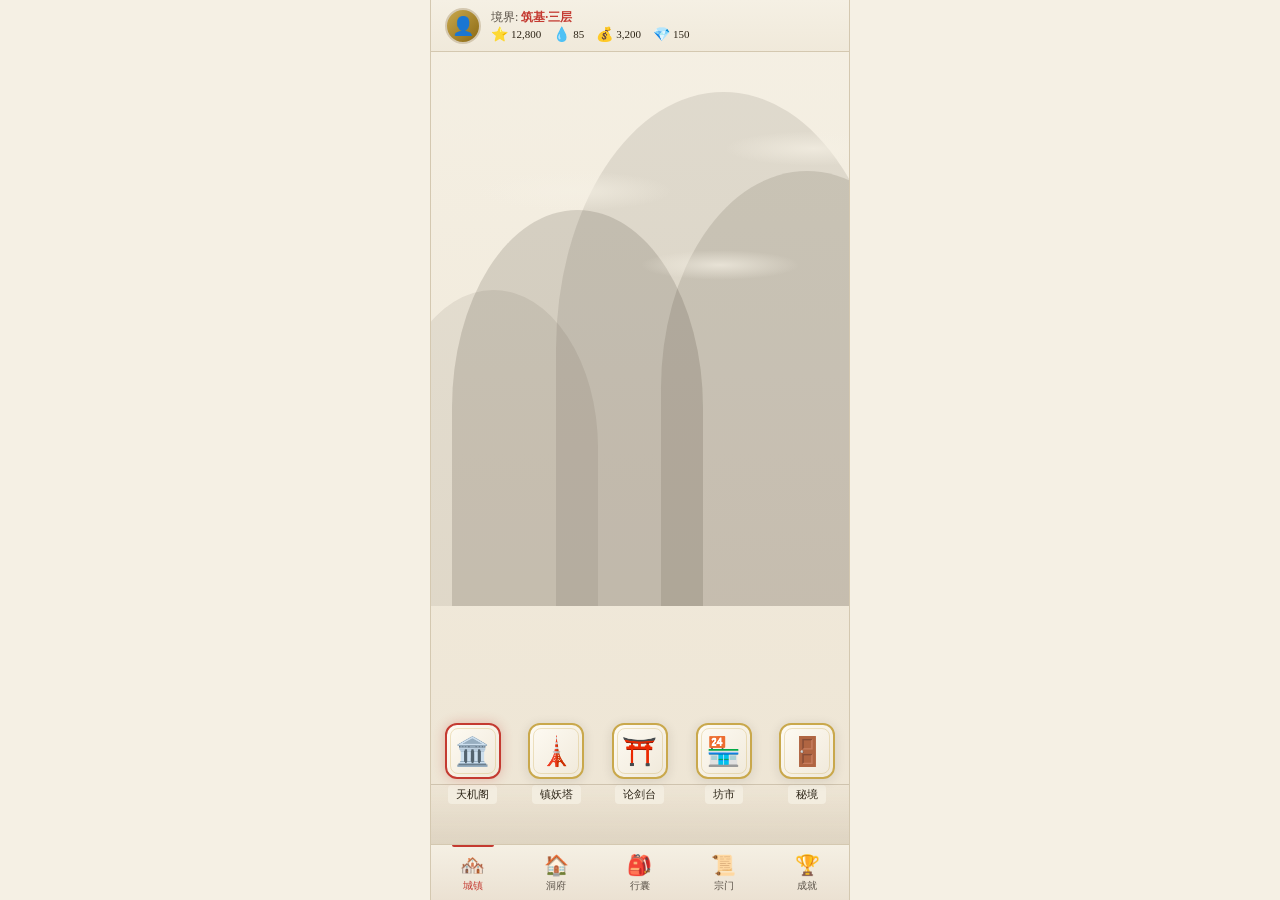
<file: index_yinian_demo.html>
<!DOCTYPE html>
<html lang="zh-CN">
<head>
<meta charset="UTF-8">
<meta name="viewport" content="width=device-width, initial-scale=1.0, user-scalable=no">
<title>修仙放置 · 一念逍遥风格Demo</title>
<style>
:root {
  --paper: #f5f0e4;
  --ink: #2c2416;
  --ink-light: #5a5248;
  --red: #c43a31;
  --gold: #c9a84c;
  --jade: #5b8c5a;
  --blue: #3b5998;
  --cloud: rgba(245,240,228,0.6);
  --card-bg: rgba(255,252,245,0.92);
  --shadow: 0 2px 12px rgba(44,36,22,0.12);
  --nav-height: 56px;
  --top-height: 52px;
}

* { margin:0; padding:0; box-sizing:border-box; }
html, body { 
  height:100%; overflow:hidden; 
  background:var(--paper);
  font-family: "Noto Serif SC", "Source Han Serif SC", "SimSun", "KaiTi", serif;
  -webkit-font-smoothing: antialiased;
}

.app {
  height:100%; display:flex; flex-direction:column;
  max-width:420px; margin:0 auto;
  background: linear-gradient(180deg, #f5f0e4 0%, #ede4d3 100%);
  position:relative; overflow:hidden;
}

/* ─── Top Bar ─── */
.top-bar {
  height:var(--top-height); flex-shrink:0;
  display:flex; align-items:center; gap:10px;
  padding:0 14px;
  background: linear-gradient(180deg, rgba(245,240,228,0.98) 0%, rgba(240,233,218,0.95) 100%);
  border-bottom:1px solid #d4c8b0;
  z-index:10;
}
.top-avatar {
  width:36px; height:36px; border-radius:50%;
  background: linear-gradient(135deg, #c9a84c, #8b6914);
  display:flex; align-items:center; justify-content:center;
  color:#fff; font-size:18px; flex-shrink:0;
  border:2px solid #d4c8b0;
}
.top-info { flex:1; min-width:0; }
.top-realm { font-size:12px; color:var(--ink-light); }
.top-realm span { color:var(--red); font-weight:bold; }
.top-resources {
  display:flex; gap:12px; font-size:11px; color:var(--ink);
}
.top-resources .res { display:flex; align-items:center; gap:3px; }
.top-resources .res .icon { font-size:14px; }

/* ─── Main Scene ─── */
.scene { flex:1; position:relative; overflow:hidden; }

/* ─── Town Scene (横卷轴) ─── */
.town-scene {
  position:absolute; inset:0;
  display:flex; align-items:flex-end;
  overflow-x:auto; overflow-y:hidden;
  scroll-snap-type:x mandatory;
  -webkit-overflow-scrolling:touch;
  scrollbar-width:none;
}
.town-scene::-webkit-scrollbar { display:none; }

.town-canvas {
  display:flex; height:100%; min-width:100%;
  position:relative;
}

/* 水墨背景层 */
.town-bg {
  position:absolute; inset:0; pointer-events:none;
  overflow:hidden;
}
.town-bg .mountain {
  position:absolute; bottom:30%;
  border-radius:50% 50% 0 0;
  opacity:0.15; background:var(--ink);
}
.town-bg .mountain.m1 { left:5%; width:60%; height:50%; }
.town-bg .mountain.m2 { left:30%; width:80%; height:65%; opacity:0.1; }
.town-bg .mountain.m3 { left:55%; width:70%; height:55%; opacity:0.12; }
.town-bg .mountain.m4 { left:-10%; width:50%; height:40%; opacity:0.08; }
.town-bg .cloud {
  position:absolute; 
  background:radial-gradient(ellipse, rgba(245,240,228,0.7) 0%, transparent 70%);
  animation:cloudDrift 20s infinite linear;
}
.town-bg .cloud.c1 { top:15%; left:10%; width:200px; height:40px; animation-duration:25s; }
.town-bg .cloud.c2 { top:25%; left:50%; width:160px; height:30px; animation-duration:18s; animation-delay:-8s; }
.town-bg .cloud.c3 { top:10%; left:70%; width:180px; height:35px; animation-duration:22s; animation-delay:-15s; }

@keyframes cloudDrift {
  0% { transform:translateX(0); }
  50% { transform:translateX(40px); }
  100% { transform:translateX(0); }
}

/* 建筑区 */
.building-district {
  flex:0 0 100%; height:100%;
  display:flex; align-items:flex-end;
  justify-content:space-around;
  padding-bottom:40px;
  position:relative;
  scroll-snap-align:start;
}

.building {
  display:flex; flex-direction:column; align-items:center;
  gap:6px; cursor:pointer;
  position:relative;
  transition:transform 0.2s;
}
.building:active { transform:scale(0.95); }
.building .bld-icon {
  width:56px; height:56px;
  background: linear-gradient(135deg, rgba(255,252,245,0.95), rgba(240,233,218,0.9));
  border:2px solid #c9a84c;
  border-radius:12px;
  display:flex; align-items:center; justify-content:center;
  font-size:28px;
  box-shadow: var(--shadow);
  position:relative;
}
.building .bld-icon::after {
  content:''; position:absolute; inset:3px; border-radius:8px;
  border:0.5px solid rgba(201,168,76,0.3);
}
.building .bld-name {
  font-size:11px; color:var(--ink);
  background:rgba(245,240,228,0.8);
  padding:2px 8px; border-radius:4px;
  white-space:nowrap;
}
.building.highlight .bld-icon {
  border-color:var(--red);
  box-shadow: 0 0 12px rgba(196,58,49,0.3);
}

/* 地面装饰 */
.ground {
  position:absolute; bottom:0; left:0; right:0; height:60px;
  background: linear-gradient(180deg, transparent 0%, rgba(139,119,90,0.15) 100%);
  border-top:1px solid rgba(139,119,90,0.2);
}

/* ─── Cave Scene ─── */
.cave-scene {
  position:absolute; inset:0;
  display:none; flex-direction:column;
  padding:16px;
  gap:12px;
}
.cave-scene.active { display:flex; }
.town-scene.active { display:flex; }

.cave-header {
  display:flex; align-items:center; gap:10px;
  padding:10px 14px;
  background:var(--card-bg);
  border-radius:10px;
  border:1px solid #d4c8b0;
  box-shadow:var(--shadow);
}
.cave-header .cave-icon { font-size:24px; }
.cave-header .cave-info { flex:1; }
.cave-header .cave-name { font-size:14px; color:var(--ink); font-weight:bold; }
.cave-header .cave-qi { font-size:11px; color:var(--ink-light); }
.cave-header .cave-qi-dots { color:var(--jade); }

.cave-rooms {
  display:grid; grid-template-columns:1fr 1fr; gap:10px;
  flex:1; align-content:start;
}

.room-card {
  background:var(--card-bg);
  border:1px solid #d4c8b0;
  border-radius:10px;
  padding:14px 12px;
  text-align:center;
  cursor:pointer;
  box-shadow:var(--shadow);
  transition:transform 0.2s;
  display:flex; flex-direction:column; align-items:center; gap:6px;
}
.room-card:active { transform:scale(0.96); }
.room-card .room-icon { font-size:32px; }
.room-card .room-name { font-size:13px; color:var(--ink); font-weight:bold; }
.room-card .room-desc { font-size:10px; color:var(--ink-light); }
.room-card .room-action {
  font-size:10px; color:var(--red); 
  border:1px solid var(--red); border-radius:4px;
  padding:2px 12px; margin-top:2px;
}

.cave-teleport {
  text-align:center; padding:8px;
  background:rgba(201,168,76,0.15);
  border:1px solid var(--gold);
  border-radius:20px;
  font-size:12px; color:var(--ink);
  cursor:pointer;
}

/* ─── Bottom Nav ─── */
.bottom-nav {
  height:var(--nav-height); flex-shrink:0;
  display:flex;
  background: linear-gradient(180deg, rgba(245,240,228,0.98), rgba(235,225,210,0.98));
  border-top:1px solid #d4c8b0;
  z-index:10;
}
.nav-item {
  flex:1; display:flex; flex-direction:column; 
  align-items:center; justify-content:center;
  gap:2px; cursor:pointer;
  position:relative;
  transition:color 0.2s;
  color:var(--ink-light);
}
.nav-item.active { color:var(--red); }
.nav-item .nav-icon { font-size:20px; }
.nav-item .nav-label { font-size:10px; }
.nav-item.active::after {
  content:''; position:absolute; top:0; left:25%; right:25%; height:2px;
  background:var(--red); border-radius:0 0 2px 2px;
}

/* ─── 子界面弹窗 ─── */
.sub-panel {
  position:absolute; inset:0; z-index:20;
  background:var(--paper);
  display:none; flex-direction:column;
  animation:slideUp 0.25s ease-out;
}
.sub-panel.open { display:flex; }

@keyframes slideUp {
  from { transform:translateY(30px); opacity:0; }
  to { transform:translateY(0); opacity:1; }
}

.sub-header {
  display:flex; align-items:center; gap:10px;
  padding:12px 14px;
  background:linear-gradient(180deg, rgba(245,240,228,0.98), rgba(240,233,218,0.95));
  border-bottom:1px solid #d4c8b0;
}
.sub-back {
  width:32px; height:32px; border:1px solid #d4c8b0;
  border-radius:8px; display:flex; align-items:center; justify-content:center;
  font-size:18px; cursor:pointer; background:var(--card-bg);
}
.sub-title { font-size:16px; color:var(--ink); font-weight:bold; flex:1; }

.sub-body {
  flex:1; overflow-y:auto; padding:14px;
  display:flex; flex-direction:column; gap:12px;
}

/* 通用卡片 */
.ink-card {
  background:var(--card-bg);
  border:1px solid #d4c8b0;
  border-radius:10px;
  padding:14px;
  box-shadow:var(--shadow);
}
.ink-card .card-title {
  font-size:14px; color:var(--ink); font-weight:bold;
  margin-bottom:8px; display:flex; align-items:center; gap:6px;
}
.ink-card .card-title .tag {
  font-size:9px; padding:2px 6px; border-radius:4px;
  color:#fff; font-weight:normal;
}
.tag.white { background:#9e9e9e; }
.tag.green { background:var(--jade); }
.tag.blue { background:var(--blue); }
.tag.purple { background:#7b5ea7; }
.tag.gold { background:var(--gold); }
.tag.red { background:var(--red); }

.btn {
  display:inline-flex; align-items:center; gap:4px;
  padding:6px 16px; border-radius:6px; border:1px solid;
  font-size:12px; cursor:pointer;
  font-family:inherit;
  transition:all 0.2s;
}
.btn:active { transform:scale(0.95); }
.btn-primary {
  background:var(--red); color:#fff; border-color:var(--red);
}
.btn-outline {
  background:transparent; color:var(--red); border-color:var(--red);
}
.btn-gold {
  background:linear-gradient(135deg, #c9a84c, #e8c547);
  color:#2c2416; border-color:#b8942e;
}
.btn-sm { padding:4px 10px; font-size:10px; }

/* 奇遇弹窗 */
.modal-overlay {
  position:absolute; inset:0; z-index:30;
  background:rgba(44,36,22,0.5);
  display:none; align-items:center; justify-content:center;
  backdrop-filter:blur(2px);
}
.modal-overlay.open { display:flex; }

.modal-card {
  width:85%; max-width:320px;
  background:var(--card-bg);
  border:2px solid var(--gold);
  border-radius:16px;
  padding:24px 20px;
  text-align:center;
  box-shadow:0 8px 32px rgba(44,36,22,0.25);
  animation:modalPop 0.3s ease-out;
  position:relative;
}
.modal-card::before {
  content:''; position:absolute; inset:4px; border-radius:12px;
  border:0.5px solid rgba(201,168,76,0.3); pointer-events:none;
}
@keyframes modalPop {
  from { transform:scale(0.8); opacity:0; }
  to { transform:scale(1); opacity:1; }
}
.modal-icon { font-size:48px; margin-bottom:12px; }
.modal-title { font-size:18px; color:var(--ink); margin-bottom:8px; font-weight:bold; }
.modal-desc { font-size:12px; color:var(--ink-light); line-height:1.6; margin-bottom:16px; }
.modal-rewards {
  display:flex; gap:10px; justify-content:center; margin-bottom:16px;
}
.modal-reward {
  background:rgba(201,168,76,0.12);
  border:1px solid var(--gold);
  padding:6px 14px; border-radius:8px;
  font-size:12px; color:var(--ink);
}
.modal-actions { display:flex; gap:10px; justify-content:center; }

/* 太极图 */
.taiji {
  width:80px; height:80px; border-radius:50%;
  background: conic-gradient(#2c2416 0deg 180deg, #f5f0e4 180deg 360deg);
  position:relative;
  animation:taijiSpin 8s linear infinite;
}
.taiji::before, .taiji::after {
  content:''; position:absolute;
  width:16px; height:16px; border-radius:50%;
}
.taiji::before {
  background:#2c2416; top:8px; left:50%; transform:translateX(-50%);
}
.taiji::after {
  background:#f5f0e4; bottom:8px; left:50%; transform:translateX(-50%);
}
@keyframes taijiSpin {
  from { transform:rotate(0deg); }
  to { transform:rotate(360deg); }
}

/* 进度条 */
.progress-bar {
  height:8px; background:#e8e0d0; border-radius:4px; overflow:hidden;
}
.progress-bar .fill {
  height:100%; border-radius:4px;
  background:linear-gradient(90deg, var(--jade), #7ec87a);
  transition:width 0.5s ease;
}

/* 灵田格子 */
.garden-grid {
  display:grid; grid-template-columns:1fr 1fr 1fr;
  gap:8px;
}
.garden-plot {
  aspect-ratio:1;
  border:2px solid #d4c8b0;
  border-radius:8px;
  display:flex; flex-direction:column;
  align-items:center; justify-content:center;
  gap:2px; font-size:11px; color:var(--ink-light);
  background:rgba(91,140,90,0.08);
  cursor:pointer;
}
.garden-plot.locked {
  background:rgba(44,36,22,0.03);
  opacity:0.5;
  border-style:dashed;
}
.garden-plot .plot-icon { font-size:24px; }

/* 响应式 */
@media (min-width:420px) {
  .app { border-left:1px solid #d4c8b0; border-right:1px solid #d4c8b0; }
}
</style>
</head>
<body>

<div class="app" id="app">

  <!-- ═══ Top Bar ═══ -->
  <div class="top-bar">
    <div class="top-avatar" onclick="openPanel('profile')">👤</div>
    <div class="top-info">
      <div class="top-realm">境界: <span>筑基·三层</span></div>
      <div class="top-resources">
        <span class="res"><span class="icon">⭐</span> 12,800</span>
        <span class="res"><span class="icon">💧</span> 85</span>
        <span class="res"><span class="icon">💰</span> 3,200</span>
        <span class="res"><span class="icon">💎</span> 150</span>
      </div>
    </div>
  </div>

  <!-- ═══ Main Scene ═══ -->
  <div class="scene" id="scene">

    <!-- 城镇场景 -->
    <div class="town-scene active" id="townScene">
      <div class="town-bg">
        <div class="mountain m1"></div>
        <div class="mountain m2"></div>
        <div class="mountain m3"></div>
        <div class="mountain m4"></div>
        <div class="cloud c1"></div>
        <div class="cloud c2"></div>
        <div class="cloud c3"></div>
      </div>
      <div class="town-canvas">
        <div class="building-district">
          <div class="ground"></div>
          <div class="building highlight" onclick="openPanel('tiange')">
            <div class="bld-icon">🏛️</div>
            <div class="bld-name">天机阁</div>
          </div>
          <div class="building" onclick="openPanel('tower')">
            <div class="bld-icon">🗼</div>
            <div class="bld-name">镇妖塔</div>
          </div>
          <div class="building" onclick="openPanel('arena')">
            <div class="bld-icon">⛩️</div>
            <div class="bld-name">论剑台</div>
          </div>
          <div class="building" onclick="openPanel('market')">
            <div class="bld-icon">🏪</div>
            <div class="bld-name">坊市</div>
          </div>
          <div class="building" onclick="openPanel('dungeon')">
            <div class="bld-icon">🚪</div>
            <div class="bld-name">秘境</div>
          </div>
        </div>
      </div>
    </div>

    <!-- 洞府场景 -->
    <div class="cave-scene" id="caveScene">
      <div class="cave-header">
        <div class="cave-icon">🏠</div>
        <div class="cave-info">
          <div class="cave-name">洞府 · 灵气浓度: <span class="cave-qi-dots">🔵🔵🔵◯◯</span> Lv.3</div>
          <div class="cave-qi">耐久: 100/100 · 修炼速度+30%</div>
        </div>
      </div>
      <div class="cave-rooms">
        <div class="room-card" onclick="openPanel('cultivate')">
          <div class="room-icon">🧘</div>
          <div class="room-name">修炼室</div>
          <div class="room-desc">打坐吐纳 · 突破境界</div>
          <div class="room-action">进入修炼</div>
        </div>
        <div class="room-card" onclick="openPanel('alchemy')">
          <div class="room-icon">🔥</div>
          <div class="room-name">炼丹房</div>
          <div class="room-desc">炼制丹药 · 8种配方</div>
          <div class="room-action">开炉炼丹</div>
        </div>
        <div class="room-card" onclick="openPanel('forge')">
          <div class="room-icon">⚒️</div>
          <div class="room-name">炼器室</div>
          <div class="room-desc">铸造法宝 · 装备强化</div>
          <div class="room-action">铸造法宝</div>
        </div>
        <div class="room-card" onclick="openPanel('herbgarden')">
          <div class="room-icon">🌱</div>
          <div class="room-name">药圃</div>
          <div class="room-desc">种植灵草 · 收获药材</div>
          <div class="room-action">管理药田</div>
        </div>
        <div class="room-card" onclick="openPanel('beast')">
          <div class="room-icon">🐉</div>
          <div class="room-name">灵兽园</div>
          <div class="room-desc">培育灵兽 · 出战</div>
          <div class="room-action">进入灵兽园</div>
        </div>
        <div class="room-card" onclick="openPanel('array')">
          <div class="room-icon">✨</div>
          <div class="room-name">聚灵阵</div>
          <div class="room-desc">灵气增幅 · 加速修炼</div>
          <div class="room-action">升级阵法</div>
        </div>
      </div>
      <div class="cave-teleport" onclick="switchScene('town')">
        📡 传送阵 · 前往城镇
      </div>
    </div>

    <!-- ═══ 子界面面板 ═══ -->

    <!-- 修炼室 -->
    <div class="sub-panel" id="panel-cultivate">
      <div class="sub-header">
        <div class="sub-back" onclick="closePanel('cultivate')">←</div>
        <div class="sub-title">修炼室</div>
      </div>
      <div class="sub-body">
        <div style="display:flex;flex-direction:column;align-items:center;gap:12px;">
          <div class="taiji"></div>
          <div style="font-size:13px;color:var(--ink-light);">打坐修炼中...</div>
          <div style="font-size:12px;color:var(--ink);">当前修为: 12,800 / 50,000</div>
          <div class="progress-bar" style="width:100%;">
            <div class="fill" style="width:25.6%;"></div>
          </div>
          <div style="font-size:11px;color:var(--ink-light);">修炼速度: 16/秒 (功法+20% · 宗门+10% · 聚灵阵+30%)</div>
          <div style="display:flex;gap:10px;">
            <button class="btn btn-outline">💊 服用丹药</button>
            <button class="btn btn-outline">🌬️ 吐纳 (5次/日)</button>
          </div>
          <div class="ink-card" style="width:100%;text-align:center;">
            <div>⚡ 突破至 筑基四层</div>
            <div style="font-size:11px;color:var(--ink-light);">成功率: 60% | 失败惩罚: 修为-20%</div>
            <button class="btn btn-primary" style="margin-top:8px;">尝试突破</button>
          </div>
        </div>
      </div>
    </div>

    <!-- 炼丹房 -->
    <div class="sub-panel" id="panel-alchemy">
      <div class="sub-header">
        <div class="sub-back" onclick="closePanel('alchemy')">←</div>
        <div class="sub-title">炼丹房</div>
      </div>
      <div class="sub-body">
        <div style="text-align:center;font-size:48px;">🔥</div>
        <div style="text-align:center;color:var(--ink);font-weight:bold;">炼丹炉 Lv.2</div>
        <div style="font-size:11px;color:var(--ink-light);padding:6px;background:rgba(91,140,90,0.08);border-radius:8px;">
          📦 材料: 灵草×23 · 灵石×3,200 · 妖兽骨×5 · 灵芝×2
        </div>
        <div class="ink-card">
          <div class="card-title">💊 聚气丹 <span class="tag green">普通</span></div>
          <div style="font-size:11px;color:var(--ink-light);">修为+300~1200 · 灵草×5 + 灵石×100</div>
          <div style="font-size:11px;margin:4px 0;">成功率: 80%</div>
          <button class="btn btn-primary btn-sm">炼制</button>
        </div>
        <div class="ink-card">
          <div class="card-title">💊 培元丹 <span class="tag blue">稀有</span></div>
          <div style="font-size:11px;color:var(--ink-light);">修为+800~2500 · 灵草×8 + 灵石×300</div>
          <div style="font-size:11px;margin:4px 0;">成功率: 55%</div>
          <button class="btn btn-primary btn-sm">炼制</button>
        </div>
        <div class="ink-card">
          <div class="card-title">💊 筑基丹 <span class="tag purple">极品</span></div>
          <div style="font-size:11px;color:var(--ink-light);">突破率+15% · 妖兽骨×3 + 灵芝×1 + 灵石×500</div>
          <div style="font-size:11px;margin:4px 0;">成功率: 30%</div>
          <button class="btn btn-primary btn-sm">炼制</button>
        </div>
        <div style="font-size:10px;color:var(--ink-light);text-align:center;">
          品质: 下品(白)→中品(绿)→上品(蓝)→极品(紫)→仙品(橙)
        </div>
      </div>
    </div>

    <!-- 炼器室 -->
    <div class="sub-panel" id="panel-forge">
      <div class="sub-header">
        <div class="sub-back" onclick="closePanel('forge')">←</div>
        <div class="sub-title">炼器室</div>
      </div>
      <div class="sub-body">
        <div style="display:flex;gap:8px;justify-content:center;">
          <div class="ink-card" style="text-align:center;flex:1;">
            <div style="font-size:28px;">🛡️</div>
            <div style="font-size:11px;">太极护盾 Lv.3</div>
            <button class="btn btn-outline btn-sm" style="margin-top:4px;">卸下</button>
          </div>
          <div class="ink-card" style="text-align:center;flex:1;">
            <div style="font-size:28px;">⚔️</div>
            <div style="font-size:11px;">青冥飞剑 Lv.2</div>
            <button class="btn btn-outline btn-sm" style="margin-top:4px;">卸下</button>
          </div>
          <div class="ink-card" style="text-align:center;flex:1;opacity:0.5;border-style:dashed;">
            <div style="font-size:28px;">➕</div>
            <div style="font-size:11px;">空槽位</div>
          </div>
        </div>
        <div class="ink-card">
          <div class="card-title">🛡️ 玄武甲 <span class="tag gold">传说</span></div>
          <div style="font-size:11px;color:var(--ink-light);">防御+30 · 玄铁×3 + 陨星石×1 + 灵石×500</div>
          <div style="font-size:11px;margin:4px 0;">成功率: 25%</div>
          <button class="btn btn-gold btn-sm">铸造</button>
        </div>
        <div style="font-size:11px;color:var(--ink-light);">📦 材料: 玄铁×5 · 灵玉×2 · 陨星石×1</div>
      </div>
    </div>

    <!-- 药圃 -->
    <div class="sub-panel" id="panel-herbgarden">
      <div class="sub-header">
        <div class="sub-back" onclick="closePanel('herbgarden')">←</div>
        <div class="sub-title">药圃</div>
      </div>
      <div class="sub-body">
        <div class="garden-grid">
          <div class="garden-plot">
            <div class="plot-icon">🌿</div>
            <div>灵草</div>
            <div style="font-size:10px;">⏱ 28秒</div>
            <button class="btn btn-outline btn-sm">收获</button>
          </div>
          <div class="garden-plot">
            <div class="plot-icon">🍄</div>
            <div>灵芝</div>
            <div style="font-size:10px;">⏱ 2分钟</div>
            <button class="btn btn-outline btn-sm">收获</button>
          </div>
          <div class="garden-plot locked">
            <div class="plot-icon">🔒</div>
            <div style="font-size:10px;">未开垦</div>
            <div style="font-size:10px;">💰200</div>
          </div>
          <div class="garden-plot locked">
            <div class="plot-icon">🔒</div>
            <div style="font-size:10px;">未开垦</div>
            <div style="font-size:10px;">💰500</div>
          </div>
          <div class="garden-plot locked">
            <div class="plot-icon">🔒</div>
            <div style="font-size:10px;">未开垦</div>
            <div style="font-size:10px;">💰1000</div>
          </div>
          <div class="garden-plot locked">
            <div class="plot-icon">🔒</div>
            <div style="font-size:10px;">未开垦</div>
            <div style="font-size:10px;">💰2000</div>
          </div>
        </div>
        <button class="btn btn-outline" style="align-self:center;">🏪 购买种子</button>
      </div>
    </div>

    <!-- 灵兽园 -->
    <div class="sub-panel" id="panel-beast">
      <div class="sub-header">
        <div class="sub-back" onclick="closePanel('beast')">←</div>
        <div class="sub-title">灵兽园</div>
      </div>
      <div class="sub-body">
        <div class="ink-card">
          <div style="display:flex;align-items:center;gap:10px;">
            <div style="font-size:40px;">🐺</div>
            <div>
              <div style="font-weight:bold;">冰焰狼 Lv.5 <span class="tag blue">稀有</span></div>
              <div style="font-size:10px;color:var(--ink-light);">战力: 1,200 · 好感度 ❤️❤️❤️ 78/100</div>
              <div style="font-size:10px;color:var(--ink-light);">技能: 冰霜吐息 · 修炼速度+8%</div>
              <div style="margin-top:4px;">
                <button class="btn btn-outline btn-sm">🍖 喂食</button>
                <button class="btn btn-outline btn-sm">⬆️ 升级</button>
              </div>
            </div>
          </div>
        </div>
        <div style="display:flex;gap:8px;">
          <div class="ink-card" style="flex:1;text-align:center;">
            <div style="font-size:28px;">🦊</div>
            <div style="font-size:11px;">灵狐 Lv.2</div>
            <button class="btn btn-outline btn-sm">出战</button>
          </div>
          <div class="ink-card" style="flex:1;text-align:center;">
            <div style="font-size:28px;">🐢</div>
            <div style="font-size:11px;">玄龟 Lv.1</div>
            <button class="btn btn-outline btn-sm">出战</button>
          </div>
        </div>
        <button class="btn btn-outline">🔍 探索秘境 (消耗50灵气)</button>
      </div>
    </div>

    <!-- 聚灵阵 -->
    <div class="sub-panel" id="panel-array">
      <div class="sub-header">
        <div class="sub-back" onclick="closePanel('array')">←</div>
        <div class="sub-title">聚灵阵</div>
      </div>
      <div class="sub-body">
        <div style="display:flex;flex-direction:column;align-items:center;gap:8px;">
          <div style="font-size:48px;">✨</div>
          <div style="font-size:16px;color:var(--ink);font-weight:bold;">聚灵阵 · Lv.3</div>
          <div style="font-size:12px;color:var(--ink-light);">灵气浓度: 🔵🔵🔵◯◯</div>
          <div style="font-size:12px;color:var(--ink);">灵气增幅: +30%</div>
        </div>
        <div class="ink-card">
          <div style="font-weight:bold;">升级至 Lv.4</div>
          <div style="font-size:11px;color:var(--ink-light);">灵气增幅: 30% → 40%</div>
          <div style="font-size:11px;color:var(--ink-light);">需要: 灵玉×5 + 灵石×2,000</div>
          <div style="font-size:11px;">成功率: 80%</div>
          <button class="btn btn-primary btn-sm" style="margin-top:6px;">升级阵法</button>
        </div>
        <div style="font-size:11px;color:var(--ink-light);padding:10px;background:rgba(201,168,76,0.08);border-radius:8px;">
          <div>📊 灵气统计:</div>
          <div>基础: 10/s · 聚灵阵+3/s · 宗门+1/s · 功法+2/s</div>
          <div style="color:var(--ink);font-weight:bold;">总计: 16/s</div>
        </div>
      </div>
    </div>

    <!-- 天机阁 -->
    <div class="sub-panel" id="panel-tiange">
      <div class="sub-header">
        <div class="sub-back" onclick="closePanel('tiange')">←</div>
        <div class="sub-title">天机阁 · 机缘商店</div>
      </div>
      <div class="sub-body">
        <div style="font-size:12px;color:var(--ink-light);">可用机缘: 💎 150</div>
        <div class="ink-card">
          <div class="card-title">💊 破境丹 <span class="tag red">限购1/日</span></div>
          <div style="font-size:11px;color:var(--ink-light);">突破成功率+25%</div>
          <div style="display:flex;justify-content:space-between;align-items:center;margin-top:8px;">
            <span style="color:var(--gold);">💎 100</span>
            <button class="btn btn-gold btn-sm">购买</button>
          </div>
        </div>
        <div class="ink-card">
          <div class="card-title">📖 功法残卷</div>
          <div style="font-size:11px;color:var(--ink-light);">随机获得稀有~传说功法</div>
          <div style="display:flex;justify-content:space-between;align-items:center;margin-top:8px;">
            <span style="color:var(--gold);">💎 200</span>
            <button class="btn btn-gold btn-sm">购买</button>
          </div>
        </div>
        <div class="ink-card">
          <div class="card-title">🥚 灵兽蛋</div>
          <div style="font-size:11px;color:var(--ink-light);">孵化随机品质灵兽</div>
          <div style="display:flex;justify-content:space-between;align-items:center;margin-top:8px;">
            <span style="color:var(--gold);">💎 150</span>
            <button class="btn btn-gold btn-sm">购买</button>
          </div>
        </div>
      </div>
    </div>

    <!-- 镇妖塔 -->
    <div class="sub-panel" id="panel-tower">
      <div class="sub-header">
        <div class="sub-back" onclick="closePanel('tower')">←</div>
        <div class="sub-title">镇妖塔</div>
      </div>
      <div class="sub-body">
        <div style="text-align:center;font-size:40px;">🗼</div>
        <div style="text-align:center;color:var(--ink);font-weight:bold;">第8层 · Boss: 暗影妖蟒</div>
        <div class="ink-card">
          <div style="display:flex;justify-content:space-around;text-align:center;">
            <div>
              <div style="font-size:11px;color:var(--ink-light);">我方战力</div>
              <div style="font-weight:bold;color:var(--jade);">2,800</div>
            </div>
            <div>
              <div style="font-size:11px;color:var(--ink-light);">推荐战力</div>
              <div style="font-weight:bold;color:var(--red);">3,000 ⚠️</div>
            </div>
          </div>
        </div>
        <div style="display:flex;gap:10px;">
          <button class="btn btn-primary" style="flex:1;">⚔️ 挑战</button>
          <button class="btn btn-outline" style="flex:1;">🔄 扫荡</button>
        </div>
        <div style="font-size:11px;color:var(--ink-light);">
          🎁 第5层奖励: 灵石×500 ✅ · 第10层: 功法残卷 ⏳
        </div>
      </div>
    </div>

    <!-- 论剑台 -->
    <div class="sub-panel" id="panel-arena">
      <div class="sub-header">
        <div class="sub-back" onclick="closePanel('arena')">←</div>
        <div class="sub-title">论剑台</div>
      </div>
      <div class="sub-body">
        <div style="font-size:12px;color:var(--ink-light);">排名: #42 · 论剑帖: 5/5</div>
        <div class="ink-card">
          <div style="display:flex;justify-content:space-between;align-items:center;">
            <div>
              <div>#38 清风散人 · 筑基五层</div>
              <div style="font-size:10px;color:var(--ink-light);">奖励: +15排名 · 💎80</div>
            </div>
            <button class="btn btn-primary btn-sm">挑战</button>
          </div>
        </div>
        <div class="ink-card">
          <div style="display:flex;justify-content:space-between;align-items:center;">
            <div>
              <div>#39 剑气长存 · 筑基三层</div>
              <div style="font-size:10px;color:var(--ink-light);">奖励: +3排名 · 💎50</div>
            </div>
            <button class="btn btn-primary btn-sm">挑战</button>
          </div>
        </div>
        <div style="font-size:12px;color:var(--ink-light);text-align:center;">
          🏆 每日21:00结算 · 预计: 💎120
        </div>
      </div>
    </div>

    <!-- 坊市 -->
    <div class="sub-panel" id="panel-market">
      <div class="sub-header">
        <div class="sub-back" onclick="closePanel('market')">←</div>
        <div class="sub-title">坊市</div>
      </div>
      <div class="sub-body">
        <div style="font-size:12px;color:var(--ink-light);">灵石: 💰 3,200 · 下次刷新: 01:32:15</div>
        <div class="ink-card">
          <div class="card-title">💊 聚气丹 <span class="tag green">普通</span></div>
          <div style="display:flex;justify-content:space-between;align-items:center;">
            <span style="font-size:11px;">修为+300~1200</span>
            <div style="display:flex;align-items:center;gap:8px;">
              <span style="color:var(--ink);">💰150</span>
              <button class="btn btn-outline btn-sm">购买</button>
            </div>
          </div>
        </div>
        <div class="ink-card">
          <div class="card-title">💊 培元丹 <span class="tag blue">稀有</span></div>
          <div style="display:flex;justify-content:space-between;align-items:center;">
            <span style="font-size:11px;">修为+800~2500</span>
            <div style="display:flex;align-items:center;gap:8px;">
              <span style="color:var(--ink);">💰400</span>
              <button class="btn btn-outline btn-sm">购买</button>
            </div>
          </div>
        </div>
        <div class="ink-card">
          <div class="card-title">📖 静心诀 <span class="tag blue">稀有</span></div>
          <div style="display:flex;justify-content:space-between;align-items:center;">
            <span style="font-size:11px;">修炼速度+20%</span>
            <div style="display:flex;align-items:center;gap:8px;">
              <span style="color:var(--ink);">💰1,200</span>
              <button class="btn btn-outline btn-sm">购买</button>
            </div>
          </div>
        </div>
        <button class="btn btn-outline" style="align-self:center;">🔄 手动刷新 (剩余18/20次)</button>
      </div>
    </div>

    <!-- 秘境 -->
    <div class="sub-panel" id="panel-dungeon">
      <div class="sub-header">
        <div class="sub-back" onclick="closePanel('dungeon')">←</div>
        <div class="sub-title">秘境</div>
      </div>
      <div class="sub-body">
        <div class="ink-card">
          <div style="font-size:28px;">🌲 苍梧之森</div>
          <div style="font-size:11px;color:var(--ink-light);">推荐: 筑基以上 · 掉落: 灵草·妖兽骨·灵兽蛋</div>
          <div style="font-size:11px;color:var(--ink-light);">灵气消耗: 3/秒</div>
          <button class="btn btn-primary btn-sm" style="margin-top:6px;">进入挂机</button>
        </div>
        <div class="ink-card" style="opacity:0.5;">
          <div style="font-size:28px;">🏔️ 天山雪域 <span class="tag red">🔒</span></div>
          <div style="font-size:11px;color:var(--ink-light);">推荐: 金丹以上 · 掉落: 灵芝·陨星石·稀有灵兽</div>
          <div style="font-size:11px;color:var(--ink-light);">灵气消耗: 8/秒</div>
        </div>
        <div style="font-size:11px;color:var(--ink-light);text-align:center;padding:8px;background:rgba(91,140,90,0.08);border-radius:8px;">
          📊 离线挂机收益: 灵草×12 · 妖兽骨×3 · 灵石×800<br>
          累计离线: 08:15:32 <button class="btn btn-gold btn-sm" style="margin-left:8px;">领取</button>
        </div>
      </div>
    </div>

    <!-- 个人信息面板 (modal) -->
    <div class="sub-panel" id="panel-profile">
      <div class="sub-header">
        <div class="sub-back" onclick="closePanel('profile')">←</div>
        <div class="sub-title">个人信息</div>
      </div>
      <div class="sub-body">
        <div style="display:flex;flex-direction:column;align-items:center;gap:8px;">
          <div style="width:60px;height:60px;border-radius:50%;background:linear-gradient(135deg,#c9a84c,#8b6914);display:flex;align-items:center;justify-content:center;color:#fff;font-size:30px;">👤</div>
          <div style="font-weight:bold;color:var(--ink);">清风散人</div>
          <div style="font-size:10px;color:var(--ink-light);">ID: 12345678 · 道龄: 128年</div>
          <div style="font-size:12px;color:var(--ink);font-weight:bold;">筑基三层</div>
          <div style="width:100%;font-size:11px;">
            <div>法修 ████████░░ 67%</div>
            <div>体修 ██░░░░░░░░ 12%</div>
          </div>
          <div style="width:100%;display:grid;grid-template-columns:1fr 1fr;gap:6px;font-size:11px;color:var(--ink-light);">
            <div>战力: 2,800</div><div>根骨: 85</div>
            <div>悟性: 72</div><div>机缘: 56</div>
          </div>
          <button class="btn btn-outline" style="width:100%;">📤 导出存档</button>
          <button class="btn btn-outline" style="width:100%;">📥 导入存档</button>
          <button class="btn btn-outline" style="width:100%;">☁️ 云端同步</button>
        </div>
      </div>
    </div>

    <!-- ─── 奇遇弹窗 ─── -->
    <div class="modal-overlay" id="modalEncounter">
      <div class="modal-card">
        <div class="modal-icon">✨🌟✨</div>
        <div class="modal-title">仙府遗迹</div>
        <div class="modal-desc">
          你在苍梧之森修炼时，偶然发现一座<br>
          上古修士遗留的洞府。灵气氤氲之中，<br>
          似乎有丹药与功法残留...
        </div>
        <div class="modal-rewards">
          <div class="modal-reward">⭐ 修为+800</div>
          <div class="modal-reward">💰 灵石+500</div>
        </div>
        <div class="modal-actions">
          <button class="btn btn-primary" onclick="document.getElementById('modalEncounter').classList.remove('open')">进入探索</button>
          <button class="btn btn-outline" onclick="document.getElementById('modalEncounter').classList.remove('open')">离开</button>
        </div>
      </div>
    </div>

  </div>

  <!-- ═══ Bottom Nav ═══ -->
  <div class="bottom-nav" id="bottomNav">
    <div class="nav-item active" data-scene="town">
      <div class="nav-icon">🏘️</div>
      <div class="nav-label">城镇</div>
    </div>
    <div class="nav-item" data-scene="cave">
      <div class="nav-icon">🏠</div>
      <div class="nav-label">洞府</div>
    </div>
    <div class="nav-item" data-scene="bag">
      <div class="nav-icon">🎒</div>
      <div class="nav-label">行囊</div>
    </div>
    <div class="nav-item" data-scene="clan">
      <div class="nav-icon">📜</div>
      <div class="nav-label">宗门</div>
    </div>
    <div class="nav-item" onclick="showEncounter()">
      <div class="nav-icon">🏆</div>
      <div class="nav-label">成就</div>
    </div>
  </div>

</div>

<script>
// ── 场景切换 ──
function switchScene(name) {
  const town = document.getElementById('townScene');
  const cave = document.getElementById('caveScene');
  town.classList.remove('active');
  cave.classList.remove('active');
  if (name === 'town') { town.classList.add('active'); }
  else { cave.classList.add('active'); }
  
  // 更新底部导航
  document.querySelectorAll('.nav-item').forEach(item => {
    item.classList.remove('active');
    if (item.dataset.scene === name) item.classList.add('active');
  });
}

// ── 打开子面板 ──
function openPanel(name) {
  const panel = document.getElementById('panel-' + name);
  if (panel) {
    panel.classList.add('open');
  }
}

// ── 关闭子面板 ──
function closePanel(name) {
  const panel = document.getElementById('panel-' + name);
  if (panel) {
    panel.classList.remove('open');
  }
}

// ── 奇遇演示 ──
function showEncounter() {
  document.getElementById('modalEncounter').classList.add('open');
}

// ── 底部导航点击 ──
document.querySelectorAll('.nav-item').forEach(item => {
  item.addEventListener('click', function() {
    const scene = this.dataset.scene;
    if (scene) switchScene(scene);
    // 高亮
    document.querySelectorAll('.nav-item').forEach(i => i.classList.remove('active'));
    this.classList.add('active');
  });
});

// ── 点击场景空白关闭弹窗 ──
document.getElementById('modalEncounter').addEventListener('click', function(e) {
  if (e.target === this) this.classList.remove('open');
});

// ── 演示：5秒后自动弹出奇遇 ──
setTimeout(() => {
  showEncounter();
}, 5000);

console.log('🏔️ 修仙放置 · 一念逍遥风格Demo已就绪');
console.log('  - 底部导航切换城镇/洞府');
console.log('  - 城镇卷轴点击建筑进入子界面');
console.log('  - 洞府6大功能房间');
console.log('  - 5秒后自动演示奇遇弹窗');
</script>

</body>
</html>
</file>
<file: css/base.css>
/* ==================== base.css — 基础变量、重置、字体 ==================== */

* {
    margin: 0;
    padding: 0;
    box-sizing: border-box;
}

:root {
    /* 二次元修真配色 */
    --ink-black: #0a0a1a;
    --ink-dark: #1a1a2e;
    --jade: #5fb0a8;
    --gold: #e8c547;
    --purple: #7b5ea7;
    --vermillion: #c0392b;
    --spirit-white: #e8f0f0;
    --smoke-gray: #8a8a9a;
    --glass-bg: rgba(95, 176, 168, 0.08);
    --glass-border: rgba(95, 176, 168, 0.2);
    --card-bg: rgba(22, 33, 62, 0.6);

    /* 兼容旧变量映射 */
    --blue: var(--jade);
    --red: var(--vermillion);
    --green: #5fb0a8;
    --cyan: #5fb0a8;
    --orange: #e8c547;
    --bg-dark: var(--ink-dark);
    --bg-card: var(--card-bg);
    --bg-lighter: rgba(30, 42, 74, 0.8);
    --text-primary: var(--spirit-white);
    --text-secondary: var(--smoke-gray);
}

body {
    font-family: 'Microsoft YaHei', '微软雅黑', sans-serif;
    background: linear-gradient(135deg, var(--ink-black) 0%, var(--ink-dark) 50%, #0f0f23 100%);
    color: var(--spirit-white);
    min-height: 100vh;
    display: flex;
    justify-content: center;
    align-items: center;
    padding: 20px;
    overflow-x: hidden;
    user-select: none;
    -webkit-user-select: none;
}

/* 滚动条美化 */
::-webkit-scrollbar {
    width: 6px;
    height: 6px;
}

::-webkit-scrollbar-track {
    background: rgba(95, 176, 168, 0.05);
    border-radius: 3px;
}

::-webkit-scrollbar-thumb {
    background: rgba(95, 176, 168, 0.3);
    border-radius: 3px;
}

::-webkit-scrollbar-thumb:hover {
    background: rgba(95, 176, 168, 0.5);
}

/* 文字选中 */
::selection {
    background: rgba(232, 197, 71, 0.3);
    color: var(--spirit-white);
}
</file>
<file: css/layout.css>
/* ==================== layout.css — 游戏容器、标签栏、页面布局 ==================== */

.game-container {
    max-width: 520px;
    width: 100%;
    background: var(--card-bg);
    backdrop-filter: blur(12px);
    -webkit-backdrop-filter: blur(12px);
    border: 1px solid var(--glass-border);
    border-radius: 16px;
    padding: 24px;
    box-shadow:
        0 8px 32px rgba(0, 0, 0, 0.4),
        0 0 60px rgba(95, 176, 168, 0.05),
        inset 0 1px 0 rgba(255, 255, 255, 0.05);
    position: relative;
}

/* 顶部标签栏 */
.tabs {
    display: flex;
    gap: 4px;
    margin-bottom: 20px;
    background: var(--glass-bg);
    padding: 4px;
    border-radius: 12px;
    border: 1px solid var(--glass-border);
    position: relative;
    overflow: hidden;
}

.tab {
    flex: 1;
    padding: 10px;
    text-align: center;
    border-radius: 8px;
    cursor: pointer;
    transition: all 0.3s cubic-bezier(0.4, 0, 0.2, 1);
    font-size: 14px;
    font-weight: 500;
    color: var(--smoke-gray);
    position: relative;
    z-index: 1;
}

.tab:hover {
    color: var(--spirit-white);
    background: rgba(95, 176, 168, 0.1);
}

.tab.active {
    background: linear-gradient(135deg, var(--jade), var(--purple));
    color: var(--spirit-white);
    box-shadow:
        0 2px 12px rgba(95, 176, 168, 0.3),
        inset 0 1px 0 rgba(255, 255, 255, 0.2);
}

.tab.active::after {
    content: '';
    position: absolute;
    bottom: 0;
    left: 50%;
    transform: translateX(-50%);
    width: 60%;
    height: 2px;
    background: var(--gold);
    border-radius: 1px;
    box-shadow: 0 0 8px var(--gold);
}

.tab-content {
    display: none;
}

.tab-content.active {
    display: block;
    animation: tabSlide 0.4s ease;
}

.header {
    text-align: center;
    margin-bottom: 20px;
}

.title {
    font-size: 28px;
    font-family: 'STKaiti', 'KaiTi', 'Microsoft YaHei', sans-serif;
    background: linear-gradient(135deg, var(--gold), #FFA500);
    -webkit-background-clip: text;
    -webkit-text-fill-color: transparent;
    background-clip: text;
    margin-bottom: 8px;
    letter-spacing: 2px;
    text-shadow: 0 0 30px rgba(232, 197, 71, 0.2);
}

.realm-badge {
    display: inline-block;
    padding: 4px;
    background: linear-gradient(135deg, var(--purple), var(--jade));
    border-radius: 20px;
    font-size: 14px;
    font-weight: bold;
    color: var(--spirit-white);
    box-shadow: 0 2px 12px rgba(123, 94, 167, 0.3);
    border: 1px solid var(--glass-border);
}

.realm-badge img {
    display: block;
    border-radius: 16px;
}

/* 太极丹田图区域 */
.taiji-section {
    display: flex;
    flex-direction: column;
    align-items: center;
    margin-bottom: 20px;
    padding: 10px 0;
}

.taiji-container {
    position: relative;
    width: 180px;
    height: 180px;
    display: flex;
    align-items: center;
    justify-content: center;
}

.taiji-ring-svg {
    position: absolute;
    top: 0;
    left: 0;
    z-index: 2;
    filter: drop-shadow(0 0 8px rgba(95, 176, 168, 0.3));
}

/* SVG太极图 */
.taiji-svg {
    position: relative;
    width: 130px;
    height: 130px;
    z-index: 1;
    animation: taijiSpin 8s linear infinite;
    filter: drop-shadow(0 0 20px rgba(232, 197, 71, 0.2));
}

/* 修炼时加速旋转 */
.taiji-container.cultivating .taiji-svg {
    animation: taijiSpin 3s linear infinite;
}

/* 突破金光爆发 */
.taiji-container.taiji-burst .taiji-svg {
    animation: taijiBurst 2s ease;
}

.taiji-container.taiji-burst {
    animation: taijiContainerBurst 2s ease;
}

.taiji-percent {
    position: absolute;
    top: 50%;
    left: 50%;
    transform: translate(-50%, -50%);
    font-size: 16px;
    font-weight: bold;
    color: var(--gold);
    text-shadow: 0 0 8px rgba(232, 197, 71, 0.6);
    z-index: 3;
    pointer-events: none;
}

.realm-name-display {
    font-size: 20px;
    font-weight: bold;
    color: var(--gold);
    margin-top: 8px;
    font-family: 'STKaiti', 'KaiTi', 'Microsoft YaHei', sans-serif;
    text-shadow: 0 0 12px rgba(232, 197, 71, 0.3);
}

.cultivation-num {
    font-size: 13px;
    color: var(--smoke-gray);
    margin-top: 4px;
}

.stats-grid {
    display: grid;
    grid-template-columns: repeat(2, 1fr);
    gap: 10px;
    margin-bottom: 20px;
}

.progress-section {
    margin-bottom: 20px;
}

.progress-header {
    display: flex;
    justify-content: space-between;
    margin-bottom: 8px;
    font-size: 14px;
}

.action-buttons {
    display: flex;
    gap: 10px;
    margin-bottom: 12px;
}

.action-bar {
    display: flex;
    align-items: center;
    gap: 12px;
    margin-bottom: 16px;
    padding: 8px 12px;
    background: var(--glass-bg);
    border-radius: 10px;
    border: 1px solid var(--glass-border);
}

.auto-cultivate-toggle {
    display: flex;
    align-items: center;
    gap: 8px;
    flex: 1;
}

.icon-btn {
    width: 36px;
    height: 36px;
    border: 1px solid var(--glass-border);
    border-radius: 8px;
    background: var(--glass-bg);
    color: var(--spirit-white);
    font-size: 16px;
    cursor: pointer;
    transition: all 0.3s;
    display: flex;
    align-items: center;
    justify-content: center;
}

.icon-btn:hover {
    background: rgba(95, 176, 168, 0.15);
    border-color: var(--jade);
}

.info-section {
    background: var(--glass-bg);
    border: 1px solid var(--glass-border);
    border-radius: 12px;
    padding: 14px;
    margin-bottom: 14px;
    backdrop-filter: blur(6px);
    -webkit-backdrop-filter: blur(6px);
}

.info-title {
    font-size: 14px;
    color: var(--smoke-gray);
    margin-bottom: 10px;
    display: flex;
    justify-content: space-between;
    align-items: center;
}

.info-grid {
    display: grid;
    grid-template-columns: repeat(2, 1fr);
    gap: 8px;
    font-size: 13px;
}

.info-item {
    display: flex;
    justify-content: space-between;
}

.info-item span:first-child {
    color: var(--smoke-gray);
}

.message {
    text-align: center;
    padding: 12px;
    background: var(--glass-bg);
    border-radius: 8px;
    font-size: 14px;
    color: var(--smoke-gray);
    margin-top: 14px;
    transition: color 0.3s;
}

.message.success { color: var(--jade); }
.message.fail { color: var(--vermillion); }
</file>
<file: css/components.css>
/* ==================== components.css — 按钮、卡片、进度条、弹窗 ==================== */

/* ---------- 统计卡片 ---------- */
.stat-card {
    background: var(--glass-bg);
    border: 1px solid var(--glass-border);
    border-radius: 12px;
    padding: 14px;
    text-align: center;
    transition: all 0.3s;
    position: relative;
    overflow: hidden;
}

.stat-card:hover {
    border-color: rgba(95, 176, 168, 0.4);
    box-shadow: 0 0 20px rgba(95, 176, 168, 0.1);
}

.stat-card::before {
    content: '';
    position: absolute;
    top: 0;
    left: 0;
    right: 0;
    height: 1px;
    background: linear-gradient(90deg, transparent, var(--jade), transparent);
    opacity: 0.5;
}

.stat-label {
    font-size: 12px;
    color: var(--smoke-gray);
    margin-bottom: 6px;
}

.stat-value {
    font-size: 22px;
    font-weight: bold;
}

.stat-value.gold { color: var(--gold); }
.stat-value.blue { color: var(--jade); }
.stat-value.green { color: var(--jade); }
.stat-value.purple { color: var(--purple); }

/* ---------- 进度条 ---------- */
.progress-bar {
    height: 24px;
    background: rgba(10, 10, 26, 0.6);
    border: 1px solid var(--glass-border);
    border-radius: 12px;
    overflow: hidden;
    position: relative;
}

.progress-fill {
    height: 100%;
    background: linear-gradient(90deg, var(--jade), var(--purple));
    transition: width 0.3s ease;
    border-radius: 12px;
    position: relative;
}

.progress-fill::after {
    content: '';
    position: absolute;
    top: 0;
    left: 0;
    right: 0;
    bottom: 0;
    background: linear-gradient(90deg, transparent, rgba(255,255,255,0.2), transparent);
    animation: progressShine 2s linear infinite;
}

.progress-text {
    position: absolute;
    top: 50%;
    left: 50%;
    transform: translate(-50%, -50%);
    font-size: 12px;
    font-weight: bold;
    text-shadow: 0 0 4px rgba(0,0,0,0.8);
    z-index: 1;
}

/* ---------- 按钮 ---------- */
.btn {
    flex: 1;
    padding: 14px;
    border: none;
    border-radius: 12px;
    font-size: 15px;
    font-weight: bold;
    cursor: pointer;
    transition: all 0.3s cubic-bezier(0.4, 0, 0.2, 1);
    position: relative;
    overflow: hidden;
    font-family: inherit;
}

.btn::before {
    content: '';
    position: absolute;
    top: 0;
    left: -100%;
    width: 100%;
    height: 100%;
    background: linear-gradient(90deg, transparent, rgba(255,255,255,0.2), transparent);
    transition: left 0.5s;
}

.btn:hover::before {
    left: 100%;
}

.btn-cultivate {
    background: linear-gradient(135deg, var(--jade), var(--purple));
    color: var(--spirit-white);
    box-shadow: 0 4px 16px rgba(95, 176, 168, 0.3);
}

.btn-cultivate:hover:not(:disabled) {
    transform: translateY(-2px) scale(1.02);
    box-shadow: 0 6px 20px rgba(95, 176, 168, 0.4);
}

.btn-breakthrough {
    background: linear-gradient(135deg, var(--gold), #FFA500);
    color: var(--ink-black);
    box-shadow: 0 4px 16px rgba(232, 197, 71, 0.3);
}

.btn-breakthrough:hover:not(:disabled) {
    transform: translateY(-2px) scale(1.02);
    box-shadow: 0 6px 20px rgba(232, 197, 71, 0.5);
}

.btn:disabled {
    opacity: 0.4;
    cursor: not-allowed;
    filter: grayscale(0.5);
}

.btn:active:not(:disabled) {
    transform: scale(0.98);
}

.btn-small {
    padding: 4px 10px;
    font-size: 11px;
    flex: none;
    border-radius: 6px;
}

.btn-primary {
    background: linear-gradient(135deg, var(--jade), var(--purple));
    color: var(--spirit-white);
    border: none;
    border-radius: 8px;
    cursor: pointer;
    transition: all 0.3s;
}

.btn-primary:hover:not(:disabled) {
    transform: translateY(-1px);
    box-shadow: 0 4px 12px rgba(95, 176, 168, 0.3);
}

.btn-secondary {
    background: var(--glass-bg);
    border: 1px solid var(--glass-border);
    color: var(--spirit-white);
    border-radius: 8px;
    cursor: pointer;
}

/* ---------- 开关 ---------- */
.toggle-switch {
    width: 48px;
    height: 24px;
    background: rgba(10, 10, 26, 0.6);
    border: 1px solid var(--glass-border);
    border-radius: 12px;
    position: relative;
    cursor: pointer;
    transition: all 0.3s;
}

.toggle-switch.active {
    background: linear-gradient(135deg, var(--jade), var(--purple));
    border-color: var(--jade);
    box-shadow: 0 0 12px rgba(95, 176, 168, 0.4);
}

.toggle-switch::after {
    content: '';
    position: absolute;
    width: 18px;
    height: 18px;
    background: var(--spirit-white);
    border-radius: 50%;
    top: 2px;
    left: 2px;
    transition: transform 0.3s;
    box-shadow: 0 1px 4px rgba(0,0,0,0.3);
}

.toggle-switch.active::after {
    transform: translateX(24px);
}

/* ---------- 功法卡片 ---------- */
.skills-section {
    margin-top: 14px;
}

.skill-card {
    background: var(--glass-bg);
    border: 1px solid var(--glass-border);
    border-radius: 10px;
    padding: 12px;
    margin-bottom: 10px;
    cursor: pointer;
    transition: all 0.3s;
    position: relative;
}

.skill-card:hover {
    background: rgba(95, 176, 168, 0.12);
    transform: translateY(-2px);
    box-shadow: 0 4px 16px rgba(95, 176, 168, 0.15);
}

.skill-card.equipped {
    border-color: var(--purple) !important;
    background: rgba(123, 94, 167, 0.12) !important;
    box-shadow: 0 0 16px rgba(123, 94, 167, 0.2);
}

.skill-header {
    display: flex;
    justify-content: space-between;
    align-items: center;
    margin-bottom: 6px;
    gap: 6px;
}

.skill-name {
    font-weight: bold;
    font-size: 15px;
    color: var(--spirit-white);
}

.skill-type {
    font-size: 12px;
    padding: 2px 8px;
    border-radius: 10px;
    background: var(--purple);
    color: var(--spirit-white);
}

.skill-effect {
    font-size: 13px;
    color: var(--jade);
    margin-bottom: 4px;
}

.skill-desc {
    font-size: 12px;
    color: var(--smoke-gray);
}

.skill-cost {
    font-size: 12px;
    color: var(--gold);
    margin-top: 6px;
}

/* ---------- 丹药卡片 ---------- */
.pills-section {
    margin-top: 14px;
}

.pill-card {
    background: var(--glass-bg);
    border: 1px solid var(--glass-border);
    border-radius: 10px;
    padding: 12px;
    margin-bottom: 10px;
    cursor: pointer;
    transition: all 0.3s;
}

.pill-card:hover {
    background: rgba(95, 176, 168, 0.12);
    transform: translateY(-2px);
    box-shadow: 0 4px 16px rgba(95, 176, 168, 0.15);
}

.pill-card:active {
    transform: scale(0.98);
}

.pill-header {
    display: flex;
    justify-content: space-between;
    align-items: center;
    margin-bottom: 6px;
}

.pill-name {
    font-weight: bold;
    font-size: 15px;
    color: var(--spirit-white);
}

.pill-count {
    font-size: 14px;
    color: var(--jade);
}

.pill-effect {
    font-size: 13px;
    color: var(--jade);
    margin-bottom: 4px;
}

.pill-desc {
    font-size: 12px;
    color: var(--smoke-gray);
}

/* 炼丹配方卡片 */
.alchemy-recipe-card {
    transition: all 0.3s;
}

.alchemy-recipe-card:hover {
    transform: translateY(-1px);
    box-shadow: 0 2px 12px rgba(95, 176, 168, 0.1);
}

/* ---------- 商店 ---------- */
.shop-section {
    margin-top: 14px;
}

.shop-item {
    background: var(--glass-bg);
    border: 1px solid var(--glass-border);
    border-radius: 10px;
    padding: 12px;
    margin-bottom: 10px;
    cursor: pointer;
    transition: all 0.3s;
}

.shop-item:hover {
    background: rgba(95, 176, 168, 0.12);
    transform: translateY(-2px);
    box-shadow: 0 4px 16px rgba(95, 176, 168, 0.15);
}

.shop-item-header {
    display: flex;
    justify-content: space-between;
    align-items: center;
    margin-bottom: 6px;
}

.shop-item-name {
    font-weight: bold;
    font-size: 15px;
    color: var(--spirit-white);
}

.shop-item-price {
    font-size: 14px;
    color: var(--gold);
}

.shop-item-desc {
    font-size: 12px;
    color: var(--smoke-gray);
}

/* ---------- 奇遇 ---------- */
.encounter-category {
    margin-bottom: 16px;
}

.encounter-history-item {
    padding: 8px 0;
    border-bottom: 1px solid var(--glass-border);
}

.encounter-history-item:last-child {
    border-bottom: none;
}

.encounter-time {
    font-size: 11px;
    color: var(--smoke-gray);
}

.encounter-choice-btn {
    display: block !important;
    width: 100% !important;
    margin-bottom: 8px;
    padding: 12px !important;
    font-size: 14px !important;
    background: linear-gradient(135deg, var(--purple), var(--jade)) !important;
    border: none;
    border-radius: 8px;
    color: var(--spirit-white);
    cursor: pointer;
    transition: all 0.3s;
    font-family: inherit;
    font-weight: bold;
}

.encounter-choice-btn:hover {
    transform: translateY(-2px);
    box-shadow: 0 4px 16px rgba(123, 94, 167, 0.4);
}

/* ---------- 弹窗 ---------- */
.encounter-modal {
    display: none;
    position: fixed;
    top: 0;
    left: 0;
    width: 100%;
    height: 100%;
    background: rgba(10, 10, 26, 0.85);
    backdrop-filter: blur(8px);
    -webkit-backdrop-filter: blur(8px);
    z-index: 2000;
    justify-content: center;
    align-items: center;
    animation: fadeIn 0.3s ease;
}

.encounter-modal.active {
    display: flex;
}

.encounter-modal-content {
    background: var(--card-bg);
    backdrop-filter: blur(20px);
    -webkit-backdrop-filter: blur(20px);
    border-radius: 16px;
    padding: 24px;
    max-width: 400px;
    width: 90%;
    text-align: center;
    border: 2px solid var(--purple);
    animation: slideUp 0.4s cubic-bezier(0.4, 0, 0.2, 1);
    box-shadow: 0 8px 40px rgba(0, 0, 0, 0.5);
}

.encounter-modal-icon {
    font-size: 64px;
    margin-bottom: 16px;
}

.encounter-modal-title {
    font-size: 24px;
    font-weight: bold;
    margin-bottom: 12px;
    font-family: 'STKaiti', 'KaiTi', 'Microsoft YaHei', sans-serif;
    color: var(--gold);
}

.encounter-modal-desc {
    font-size: 14px;
    color: var(--smoke-gray);
    margin-bottom: 16px;
    line-height: 1.6;
}

.encounter-modal-effect {
    font-size: 16px;
    padding: 12px;
    background: var(--glass-bg);
    border: 1px solid var(--glass-border);
    border-radius: 8px;
    margin-bottom: 16px;
}

.encounter-modal-effect.positive { color: var(--jade); }
.encounter-modal-effect.negative { color: var(--vermillion); }
.encounter-modal-effect.neutral { color: var(--gold); }

.encounter-modal-btn {
    padding: 12px 32px;
    background: linear-gradient(135deg, var(--purple), var(--jade));
    border: none;
    border-radius: 8px;
    color: var(--spirit-white);
    font-size: 16px;
    font-weight: bold;
    cursor: pointer;
    transition: all 0.3s;
    font-family: inherit;
    display: inline-block;
}

.encounter-modal-btn:hover {
    transform: translateY(-2px);
    box-shadow: 0 6px 20px rgba(123, 94, 167, 0.4);
}

.encounter-glow {
    animation: encounterGlow 1s ease infinite;
}

/* ---------- 成就 ---------- */
.achievements-container {
    max-height: 500px;
    overflow-y: auto;
}

.achievement-summary {
    text-align: center;
    margin-bottom: 16px;
}

.achievement-progress {
    background: var(--glass-bg);
    border: 1px solid var(--glass-border);
    border-radius: 12px;
    padding: 12px;
}

.achievement-categories {
    display: flex;
    flex-wrap: wrap;
    gap: 8px;
    margin-bottom: 16px;
}

.category-badge {
    display: flex;
    gap: 6px;
    background: var(--glass-bg);
    border: 1px solid var(--glass-border);
    padding: 6px 12px;
    border-radius: 20px;
    font-size: 12px;
}

/* 成就徽章网格墙 */
.achievement-wall {
    display: grid;
    grid-template-columns: 1fr;
    gap: 10px;
}

.achievement-badge {
    display: flex;
    align-items: center;
    gap: 12px;
    padding: 12px;
    background: var(--glass-bg);
    border: 1px solid var(--glass-border);
    border-radius: 12px;
    transition: all 0.3s;
}

.achievement-badge.unlocked {
    border-color: var(--gold);
    background: rgba(232, 197, 71, 0.1);
    box-shadow: 0 0 16px rgba(232, 197, 71, 0.15);
}

.achievement-badge.locked {
    opacity: 0.6;
}

.badge-icon {
    font-size: 32px;
    width: 48px;
    text-align: center;
}

.badge-info {
    flex: 1;
}

.badge-name {
    font-size: 14px;
    font-weight: bold;
    margin-bottom: 4px;
    color: var(--spirit-white);
}

.badge-desc {
    font-size: 12px;
    color: var(--smoke-gray);
}

.badge-reward {
    font-size: 11px;
    color: var(--gold);
    margin-top: 4px;
}

.badge-status {
    font-size: 20px;
}

.achievement-notification {
    position: fixed;
    top: 20px;
    right: 20px;
    display: flex;
    align-items: center;
    gap: 12px;
    padding: 16px 20px;
    background: linear-gradient(135deg, rgba(232, 197, 71, 0.2), rgba(255, 165, 0, 0.2));
    backdrop-filter: blur(12px);
    -webkit-backdrop-filter: blur(12px);
    border: 2px solid var(--gold);
    border-radius: 12px;
    box-shadow: 0 4px 20px rgba(232, 197, 71, 0.3);
    z-index: 9999;
    animation: slideIn 0.5s ease-out, fadeOut 0.5s ease-in 2.5s forwards;
}

.achievement-notification .achievement-icon {
    font-size: 36px;
}

.achievement-notification .achievement-title {
    font-size: 12px;
    color: var(--gold);
}

.achievement-notification .achievement-name {
    font-size: 16px;
    font-weight: bold;
    color: var(--spirit-white);
}

/* ---------- 宗门 ---------- */
.sect-card {
    background: var(--glass-bg);
    border: 1px solid var(--glass-border);
    border-radius: 12px;
    padding: 12px;
    margin-bottom: 10px;
}

.sect-card-header {
    display: flex;
    justify-content: space-between;
    align-items: center;
    margin-bottom: 8px;
}

.sect-card-name {
    font-size: 16px;
    font-weight: bold;
    color: var(--gold);
}

.sect-card-level {
    font-size: 12px;
    color: var(--smoke-gray);
}

.sect-card-info {
    font-size: 12px;
    color: var(--smoke-gray);
}

.sect-task-card {
    background: var(--glass-bg);
    border: 1px solid var(--glass-border);
    border-radius: 8px;
    padding: 10px;
    margin-bottom: 8px;
    display: flex;
    justify-content: space-between;
    align-items: center;
}

.sect-task-info {
    flex: 1;
}

.sect-task-name {
    font-size: 14px;
    margin-bottom: 4px;
    color: var(--spirit-white);
}

.sect-task-desc {
    font-size: 11px;
    color: var(--smoke-gray);
}

/* ---------- 法宝 ---------- */
.artifact-slot {
    width: 60px;
    height: 60px;
    border: 2px dashed rgba(95, 176, 168, 0.3);
    border-radius: 12px;
    display: flex;
    align-items: center;
    justify-content: center;
    font-size: 24px;
    color: rgba(95, 176, 168, 0.3);
    cursor: pointer;
    transition: all 0.3s;
    background: var(--glass-bg);
}

.artifact-slot:hover {
    border-color: var(--gold);
    background: rgba(232, 197, 71, 0.1);
    box-shadow: 0 0 16px rgba(232, 197, 71, 0.15);
}

.artifact-slot.equipped {
    border: 2px solid var(--gold);
    background: rgba(232, 197, 71, 0.15);
    box-shadow: 0 0 16px rgba(232, 197, 71, 0.2);
}

.artifact-slot .artifact-icon {
    font-size: 28px;
}

.artifact-card {
    background: var(--glass-bg);
    border: 1px solid var(--glass-border);
    border-radius: 10px;
    padding: 10px;
    display: flex;
    align-items: center;
    gap: 10px;
    transition: all 0.3s;
}

.artifact-card:hover {
    border-color: rgba(232, 197, 71, 0.3);
    box-shadow: 0 0 12px rgba(232, 197, 71, 0.1);
}

.artifact-icon {
    font-size: 32px;
    width: 48px;
    text-align: center;
}

.artifact-info {
    flex: 1;
}

.artifact-name {
    font-size: 14px;
    font-weight: bold;
    color: var(--gold);
    margin-bottom: 4px;
}

.artifact-desc {
    font-size: 11px;
    color: var(--smoke-gray);
    margin-bottom: 4px;
}

.artifact-stats {
    font-size: 11px;
    color: var(--jade);
}

.artifact-level {
    font-size: 11px;
    color: var(--purple);
}

.artifact-actions {
    display: flex;
    flex-direction: column;
    gap: 4px;
}

/* ---------- 灵兽 ---------- */
.beast-card {
    background: var(--glass-bg);
    border: 1px solid var(--glass-border);
    border-radius: 10px;
    padding: 10px;
    display: flex;
    align-items: center;
    gap: 10px;
    cursor: pointer;
    transition: all 0.3s;
}

.beast-card:hover {
    background: rgba(95, 176, 168, 0.12);
    border-color: rgba(95, 176, 168, 0.4);
    box-shadow: 0 4px 16px rgba(95, 176, 168, 0.1);
}

.beast-icon {
    font-size: 36px;
    width: 50px;
    text-align: center;
}

.beast-info {
    flex: 1;
}

.beast-name {
    font-size: 14px;
    font-weight: bold;
    color: var(--gold);
    margin-bottom: 4px;
}

.beast-level {
    font-size: 11px;
    color: var(--purple);
    margin-bottom: 4px;
}

.beast-desc {
    font-size: 11px;
    color: var(--smoke-gray);
}

.beast-effect {
    font-size: 11px;
    color: var(--jade);
    margin-top: 4px;
}

.beast-exp-bar {
    width: 100%;
    height: 4px;
    background: rgba(10, 10, 26, 0.6);
    border-radius: 2px;
    margin-top: 4px;
    overflow: hidden;
}

.beast-exp-fill {
    height: 100%;
    background: linear-gradient(90deg, var(--purple), var(--gold));
    border-radius: 2px;
    transition: width 0.3s;
}

.beast-action-btns {
    display: flex;
    gap: 4px;
}

/* ---------- 洞府 ---------- */
.cave-upgrade-card {
    background: var(--glass-bg);
    border: 1px solid var(--glass-border);
    border-radius: 10px;
    padding: 10px;
    display: flex;
    align-items: center;
    gap: 10px;
}

.cave-upgrade-icon {
    font-size: 28px;
    width: 40px;
    text-align: center;
}

.cave-upgrade-info {
    flex: 1;
}

.cave-upgrade-name {
    font-size: 13px;
    font-weight: bold;
    color: var(--gold);
    margin-bottom: 2px;
}

.cave-upgrade-desc {
    font-size: 11px;
    color: var(--smoke-gray);
}

.cave-upgrade-level {
    font-size: 10px;
    color: var(--purple);
}

.herb-plot-card {
    background: var(--glass-bg);
    border: 1px solid var(--glass-border);
    border-radius: 10px;
    padding: 10px;
    display: flex;
    align-items: center;
    gap: 10px;
}

.herb-plot-icon {
    font-size: 28px;
    width: 40px;
    text-align: center;
}

.herb-plot-info {
    flex: 1;
}

.herb-plot-name {
    font-size: 13px;
    font-weight: bold;
    color: var(--jade);
    margin-bottom: 2px;
}

.herb-plot-status {
    font-size: 11px;
    color: var(--smoke-gray);
}

.herb-plot-progress {
    margin-top: 4px;
}

/* ---------- 剧情 ---------- */
.story-chapter-card {
    background: var(--glass-bg);
    border: 1px solid var(--glass-border);
    border-radius: 10px;
    padding: 12px;
    display: flex;
    align-items: center;
    gap: 12px;
    cursor: pointer;
    transition: all 0.3s;
}

.story-chapter-card:hover {
    background: rgba(95, 176, 168, 0.12);
    transform: translateX(4px);
    box-shadow: 0 4px 16px rgba(95, 176, 168, 0.1);
}

.story-chapter-card.unlocked {
    border-color: rgba(232, 197, 71, 0.3);
}

.story-chapter-card.current {
    border-color: var(--gold);
    background: linear-gradient(135deg, rgba(232,197,71,0.1), rgba(232,197,71,0.02));
    box-shadow: 0 0 16px rgba(232, 197, 71, 0.15);
}

.story-chapter-icon {
    font-size: 32px;
    width: 50px;
    text-align: center;
}

.story-chapter-info {
    flex: 1;
}

.story-chapter-title {
    font-size: 14px;
    font-weight: bold;
    color: var(--gold);
    margin-bottom: 2px;
}

.story-chapter-desc {
    font-size: 11px;
    color: var(--smoke-gray);
    margin-bottom: 4px;
}

.story-chapter-progress {
    font-size: 10px;
    color: var(--jade);
}

.story-chapter-badge {
    font-size: 18px;
}

/* ---------- 浮动文字 ---------- */
.floating-text {
    position: fixed;
    pointer-events: none;
    font-size: 16px;
    font-weight: bold;
    animation: floatUp 1s ease-out forwards;
    z-index: 1000;
    text-shadow: 0 0 8px currentColor, 0 2px 4px rgba(0,0,0,0.5);
}
</file>
<file: css/animations.css>
/* ==================== animations.css — 动画特效 ==================== */

/* 修炼按钮呼吸光效 */
@keyframes breathe {
    0%, 100% {
        box-shadow: 0 0 20px rgba(95, 176, 168, 0.3), 0 4px 16px rgba(95, 176, 168, 0.2);
    }
    50% {
        box-shadow: 0 0 40px rgba(95, 176, 168, 0.5), 0 4px 24px rgba(95, 176, 168, 0.4);
    }
}

.btn-cultivate {
    animation: breathe 3s ease-in-out infinite;
}

/* 突破金光爆发 */
@keyframes goldenBurst {
    0% {
        box-shadow: 0 0 20px rgba(232, 197, 71, 0.3);
        transform: scale(1);
    }
    50% {
        box-shadow:
            0 0 60px rgba(232, 197, 71, 0.8),
            0 0 100px rgba(232, 197, 71, 0.4),
            0 0 140px rgba(255, 165, 0, 0.2);
        transform: scale(1.05);
    }
    100% {
        box-shadow: 0 0 20px rgba(232, 197, 71, 0.3);
        transform: scale(1);
    }
}

.btn-breakthrough:hover:not(:disabled) {
    animation: goldenBurst 1.5s ease-in-out infinite;
}

/* 太极图旋转 */
@keyframes taijiSpin {
    from { transform: rotate(0deg); }
    to { transform: rotate(360deg); }
}

/* 太极图突破爆发 */
@keyframes taijiBurst {
    0% { transform: rotate(0deg) scale(1); filter: brightness(1); }
    25% { transform: rotate(180deg) scale(1.3); filter: brightness(2) hue-rotate(30deg); }
    50% { transform: rotate(360deg) scale(1.5); filter: brightness(3) hue-rotate(60deg); }
    75% { transform: rotate(540deg) scale(1.3); filter: brightness(2) hue-rotate(30deg); }
    100% { transform: rotate(720deg) scale(1); filter: brightness(1); }
}

@keyframes taijiContainerBurst {
    0%, 100% { box-shadow: none; }
    50% { box-shadow: 0 0 80px rgba(232, 197, 71, 0.8), 0 0 160px rgba(255, 165, 0, 0.4); }
}

/* 标签切换动画 */
@keyframes tabSlide {
    from {
        opacity: 0;
        transform: translateX(20px);
    }
    to {
        opacity: 1;
        transform: translateX(0);
    }
}

/* 卡片悬浮光晕 */
@keyframes cardGlow {
    0%, 100% {
        box-shadow: 0 0 12px rgba(95, 176, 168, 0.15);
    }
    50% {
        box-shadow:
            0 0 24px rgba(95, 176, 168, 0.3),
            0 0 48px rgba(95, 176, 168, 0.1);
    }
}

.stat-card:hover {
    animation: cardGlow 2s ease-in-out infinite;
}

/* 进度条流光 */
@keyframes progressShine {
    0% {
        transform: translateX(-100%);
    }
    100% {
        transform: translateX(100%);
    }
}

/* 浮动文字上升 */
@keyframes floatUp {
    0% {
        opacity: 1;
        transform: translateY(0);
    }
    100% {
        opacity: 0;
        transform: translateY(-50px);
    }
}

/* 弹窗淡入 */
@keyframes fadeIn {
    from { opacity: 0; }
    to { opacity: 1; }
}

/* 弹窗上滑 */
@keyframes slideUp {
    from {
        transform: translateY(50px);
        opacity: 0;
    }
    to {
        transform: translateY(0);
        opacity: 1;
    }
}

/* 奇遇光效 */
@keyframes encounterGlow {
    0%, 100% {
        box-shadow: 0 0 20px rgba(123, 94, 167, 0.5);
    }
    50% {
        box-shadow:
            0 0 40px rgba(123, 94, 167, 0.8),
            0 0 60px rgba(95, 176, 168, 0.3);
    }
}

/* 成就通知滑入 */
@keyframes slideIn {
    from {
        transform: translateX(100%);
        opacity: 0;
    }
    to {
        transform: translateX(0);
        opacity: 1;
    }
}

/* 成就通知淡出 */
@keyframes fadeOut {
    from { opacity: 1; }
    to { opacity: 0; }
}

.achievement-notification.fade-out {
    animation: fadeOut 0.5s ease forwards;
}

/* 仙气粒子背景 */
.game-container::before {
    content: '';
    position: absolute;
    top: 0;
    left: 0;
    right: 0;
    bottom: 0;
    border-radius: 16px;
    background:
        radial-gradient(circle at 20% 30%, rgba(95, 176, 168, 0.05) 0%, transparent 40%),
        radial-gradient(circle at 80% 70%, rgba(123, 94, 167, 0.05) 0%, transparent 40%),
        radial-gradient(circle at 50% 50%, rgba(232, 197, 71, 0.03) 0%, transparent 50%);
    pointer-events: none;
    z-index: 0;
}

.game-container > * {
    position: relative;
    z-index: 1;
}

/* 境界徽章脉动 */
.realm-badge {
    animation: badgePulse 2s ease-in-out infinite;
}

@keyframes badgePulse {
    0%, 100% {
        box-shadow: 0 2px 12px rgba(123, 94, 167, 0.3);
    }
    50% {
        box-shadow:
            0 2px 20px rgba(123, 94, 167, 0.5),
            0 0 24px rgba(95, 176, 168, 0.2);
    }
}

/* 太极进度环过渡 */
#taijiRing {
    transition: stroke-dashoffset 0.5s ease;
}
</file>
<file: css/responsive.css>
/* ==================== responsive.css — 移动端适配 ==================== */

@media screen and (max-width: 520px) {
    body {
        padding: 0;
        align-items: flex-start;
        min-height: 100vh;
    }

    .game-container {
        max-width: 100%;
        width: 100%;
        border-radius: 0;
        padding: 12px;
        min-height: 100vh;
        box-shadow: none;
    }

    .tabs {
        display: flex;
        gap: 4px;
        margin-bottom: 16px;
        padding: 4px;
        overflow-x: auto;
        white-space: nowrap;
        -webkit-overflow-scrolling: touch;
        scrollbar-width: none;
    }

    .tabs::-webkit-scrollbar {
        display: none;
    }

    .tab {
        flex: 0 0 auto;
        padding: 8px 12px;
        font-size: 13px;
        min-width: 50px;
    }

    .title {
        font-size: 22px;
    }

    /* 太极图移动端适配 */
    .taiji-container {
        width: 140px;
        height: 140px;
    }

    .taiji-svg {
        width: 100px;
        height: 100px;
    }

    .taiji-ring-svg {
        width: 140px;
        height: 140px;
    }

    .realm-name-display {
        font-size: 18px;
    }

    .stats-grid {
        grid-template-columns: repeat(2, 1fr);
        gap: 8px;
    }

    .stat-card {
        padding: 10px;
    }

    .stat-value {
        font-size: 18px;
    }

    .action-buttons {
        gap: 8px;
    }

    .btn {
        padding: 14px 12px;
        font-size: 14px;
        min-height: 48px;
    }

    .action-bar {
        gap: 8px;
        padding: 6px 8px;
    }

    .info-section {
        padding: 12px;
        margin-bottom: 12px;
    }

    .info-grid {
        font-size: 12px;
    }

    .progress-bar {
        height: 20px;
    }

    .progress-text {
        font-size: 11px;
    }

    .skill-card,
    .pill-card {
        padding: 10px;
        margin-bottom: 8px;
    }

    .skill-name,
    .pill-name {
        font-size: 14px;
    }

    .shop-item {
        padding: 10px;
        margin-bottom: 8px;
    }

    .encounter-modal-content {
        padding: 16px;
        margin: 20px;
    }

    .encounter-modal-icon {
        font-size: 48px;
    }

    .encounter-modal-title {
        font-size: 18px;
    }

    .sect-info,
    .beast-card,
    .cave-upgrade {
        padding: 10px;
    }

    .info-section[style*="margin-top"] {
        margin-top: 12px !important;
    }

    .info-section[style*="margin-top"] .btn {
        padding: 12px 10px;
        font-size: 13px;
    }

    #cloud-tab .info-section {
        padding: 12px;
    }

    #githubToken {
        font-size: 14px;
        padding: 12px;
    }

    .tab-content {
        max-height: calc(100vh - 180px);
        overflow-y: auto;
        -webkit-overflow-scrolling: touch;
    }

    #storyList,
    #recentEncounters,
    #skillsList {
        max-height: 300px;
        overflow-y: auto;
        -webkit-overflow-scrolling: touch;
    }
}

@media screen and (max-width: 360px) {
    .game-container {
        padding: 8px;
    }

    .title {
        font-size: 20px;
    }

    .tab {
        padding: 6px 10px;
        font-size: 12px;
        min-width: 44px;
    }

    .stat-value {
        font-size: 16px;
    }

    .btn {
        padding: 12px 8px;
        font-size: 13px;
    }

    .taiji-container {
        width: 120px;
        height: 120px;
    }

    .taiji-svg {
        width: 85px;
        height: 85px;
    }

    .taiji-ring-svg {
        width: 120px;
        height: 120px;
    }
}

@media screen and (max-height: 500px) and (orientation: landscape) {
    body {
        padding: 10px;
        align-items: center;
    }

    .game-container {
        max-width: 400px;
        padding: 16px;
    }

    .header {
        margin-bottom: 12px;
    }

    .title {
        font-size: 20px;
        margin-bottom: 4px;
    }

    .stats-grid {
        grid-template-columns: repeat(4, 1fr);
    }

    .tab-content {
        max-height: calc(100vh - 120px);
    }

    .taiji-container {
        width: 100px;
        height: 100px;
    }

    .taiji-svg {
        width: 70px;
        height: 70px;
    }

    .taiji-ring-svg {
        width: 100px;
        height: 100px;
    }
}

@media (hover: none) and (pointer: coarse) {
    .btn:active {
        transform: scale(0.98);
        opacity: 0.9;
    }

    .tab:active {
        opacity: 0.8;
    }

    .skill-card:active,
    .pill-card:active,
    .shop-item:active {
        transform: scale(0.98);
    }
}

@media (max-width: 480px) {
    .taiji-container { width: 140px; height: 140px; }
    .taiji-svg { width: 100px; height: 100px; }
    .taiji-ring-svg { width: 140px; height: 140px; }
    .realm-name-display { font-size: 17px; }
}

@media (max-height: 500px) {
    .taiji-section { padding: 5px 0; margin-bottom: 10px; }
    .taiji-container { width: 100px; height: 100px; }
    .taiji-svg { width: 70px; height: 70px; }
}
</file>
